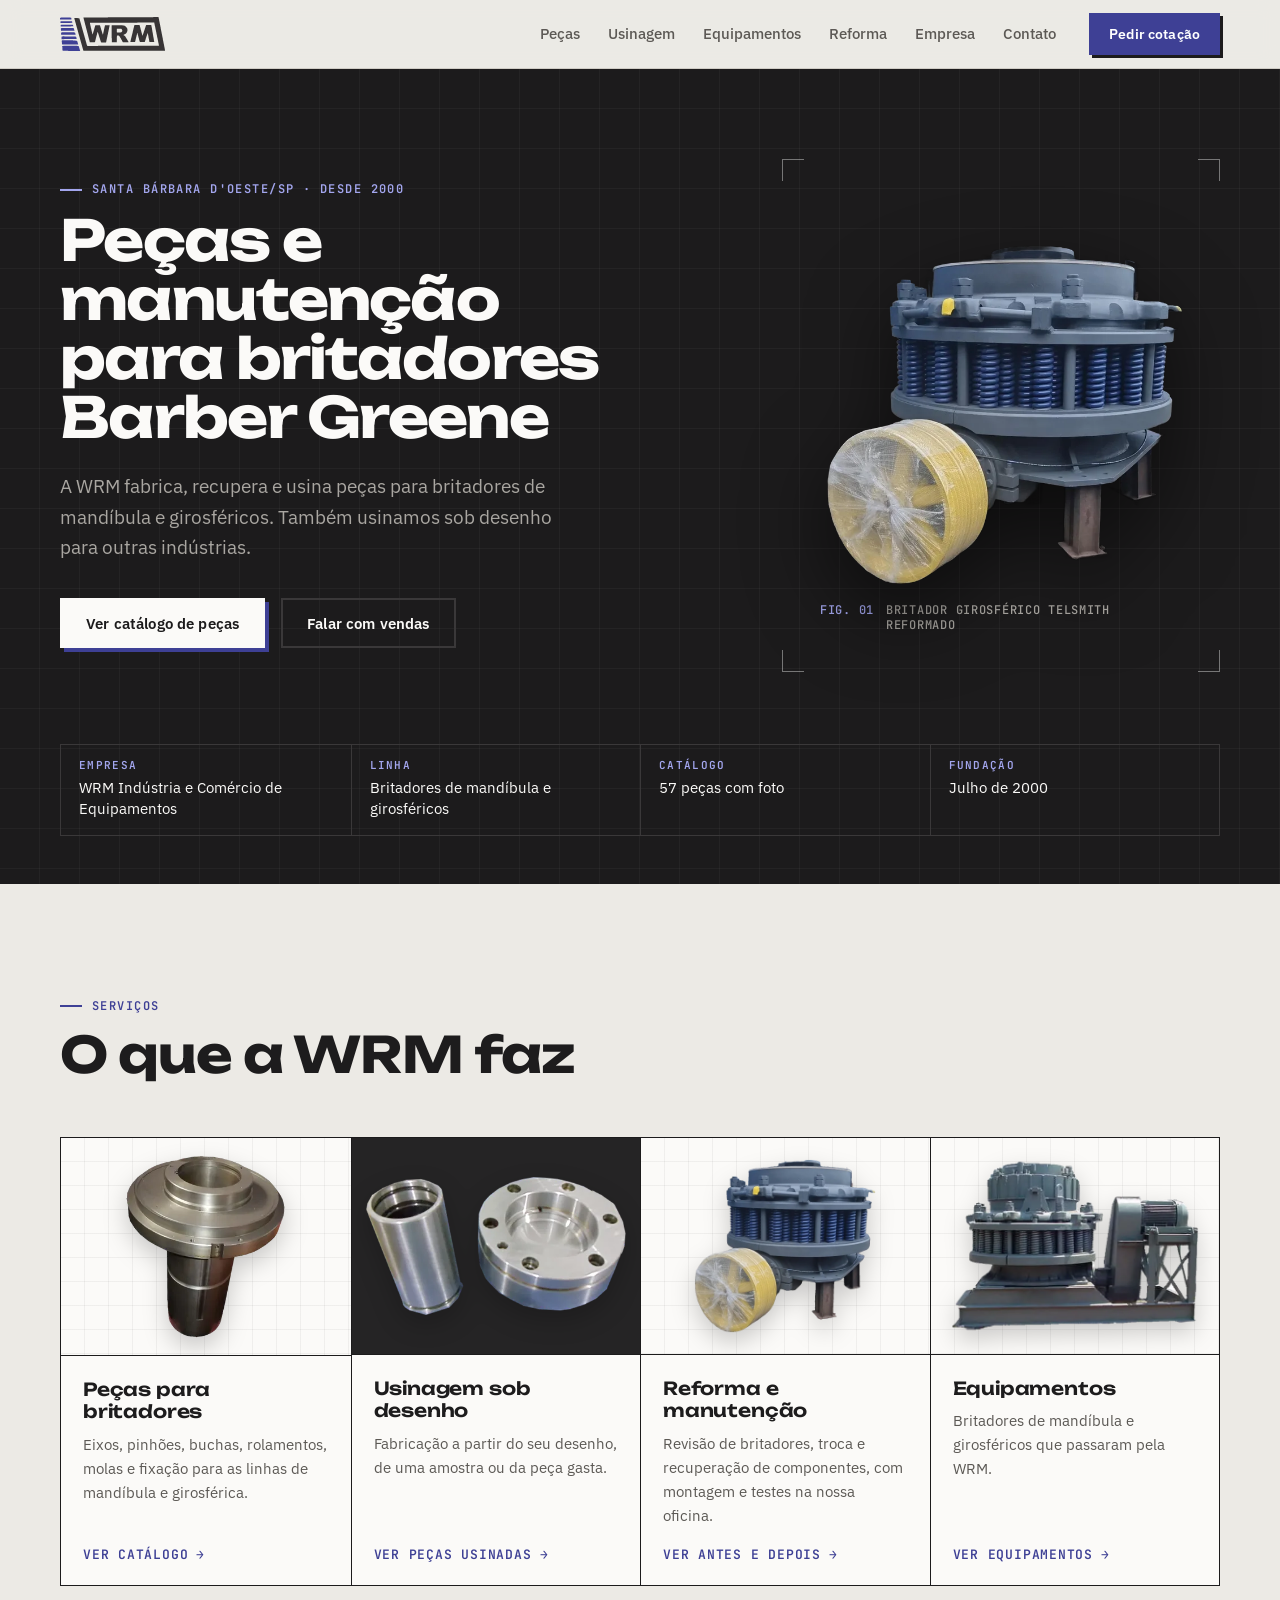
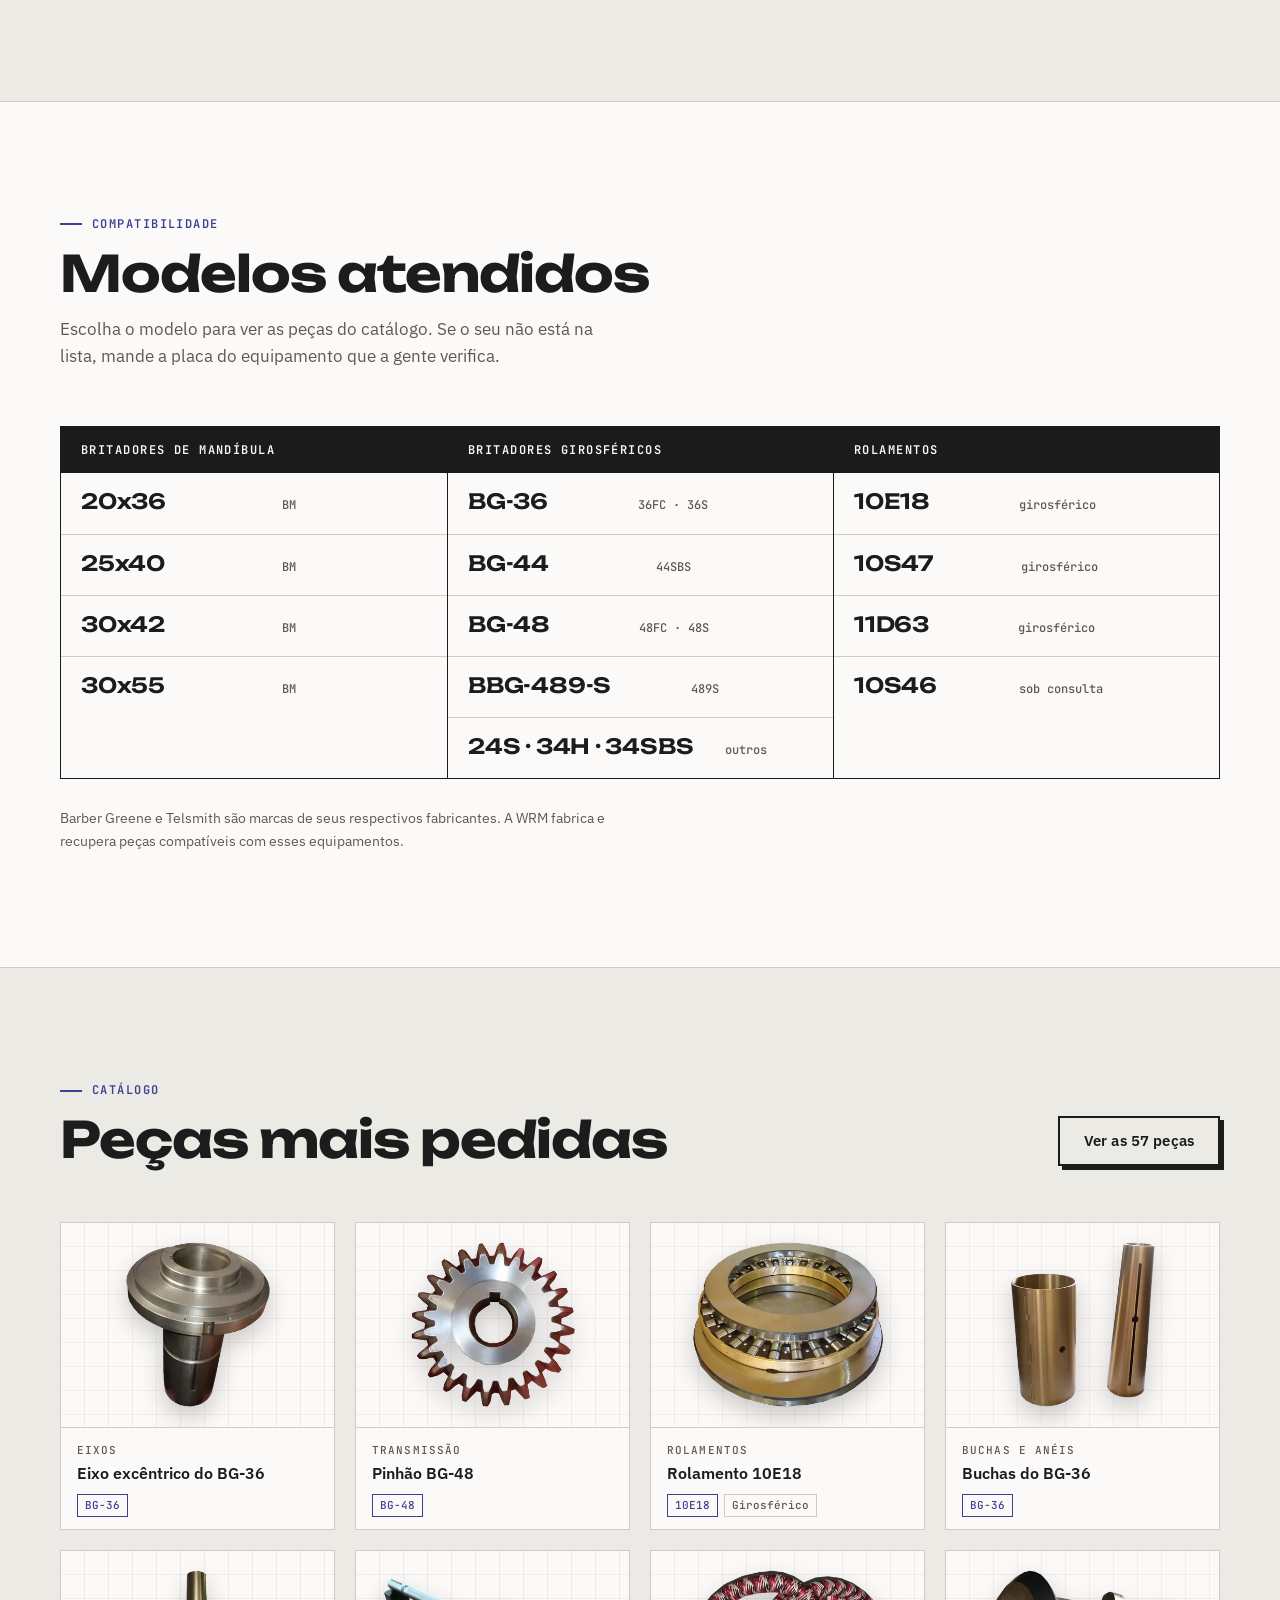
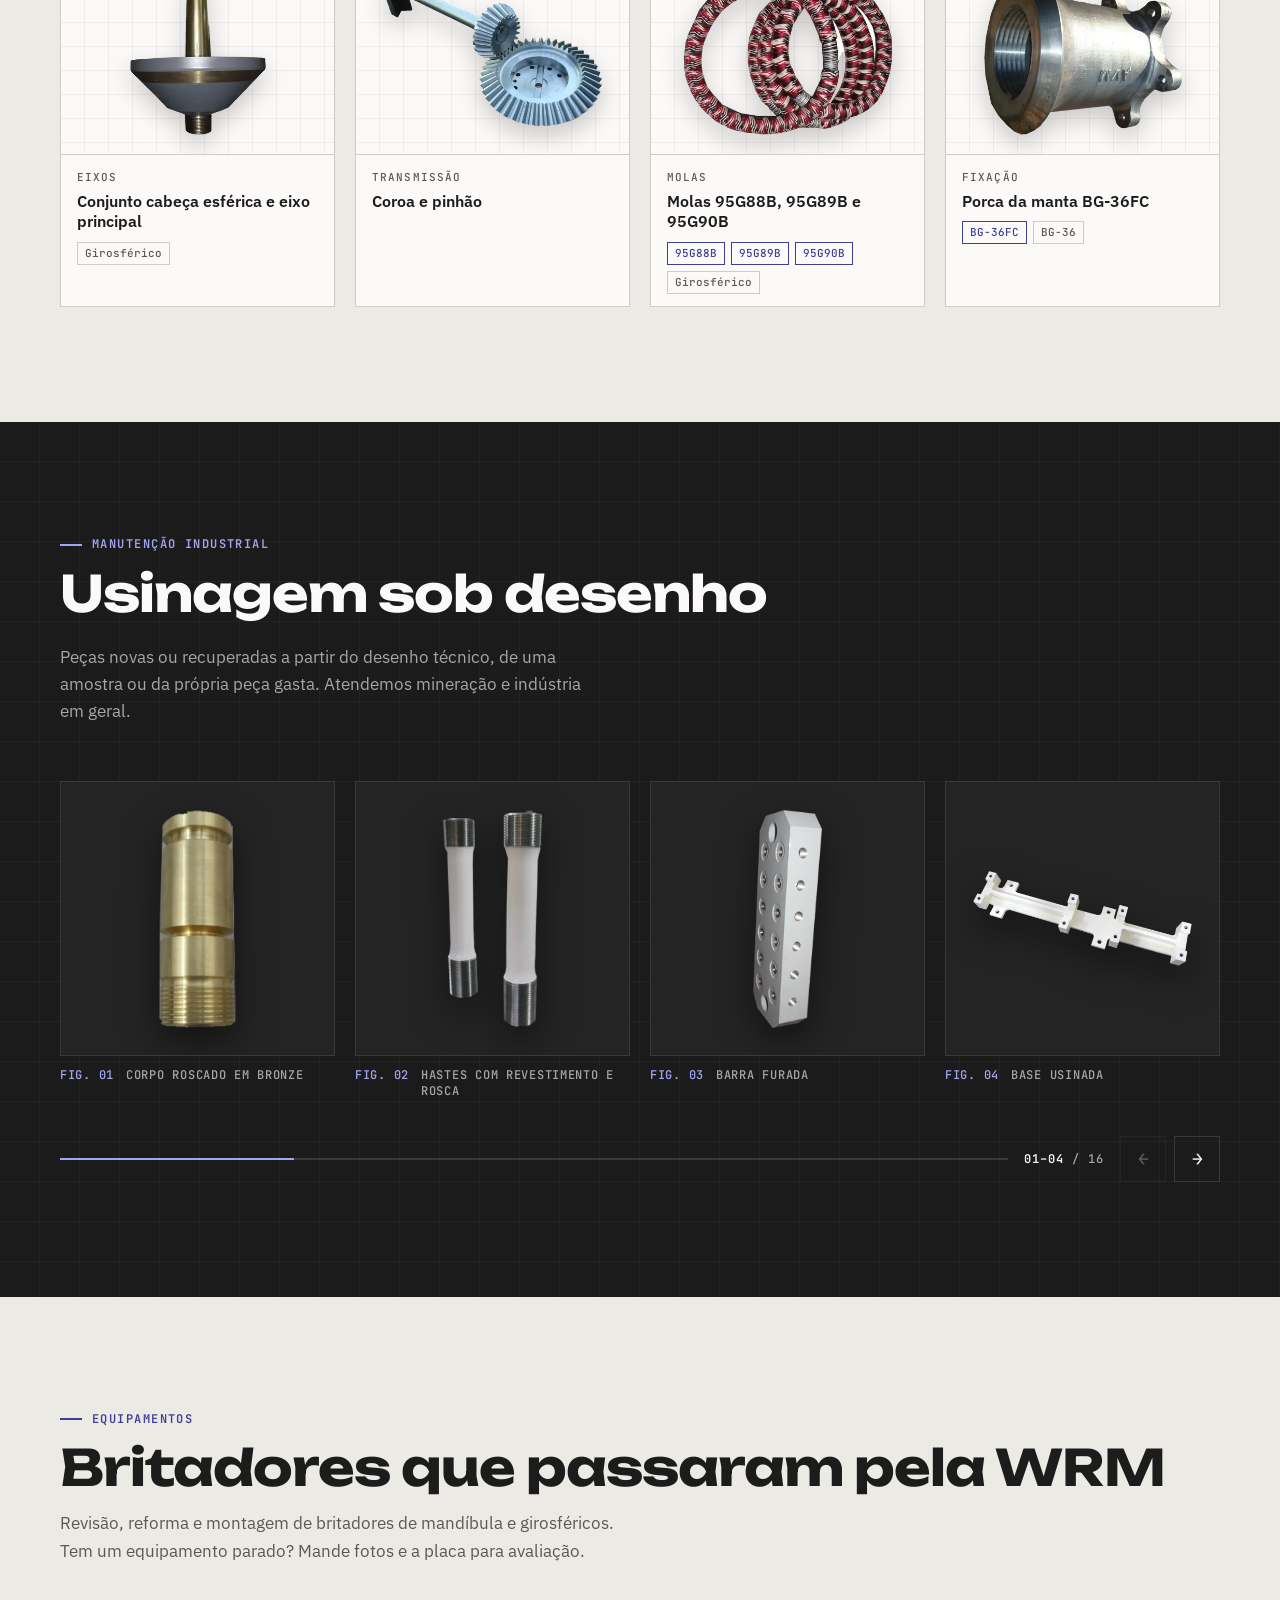
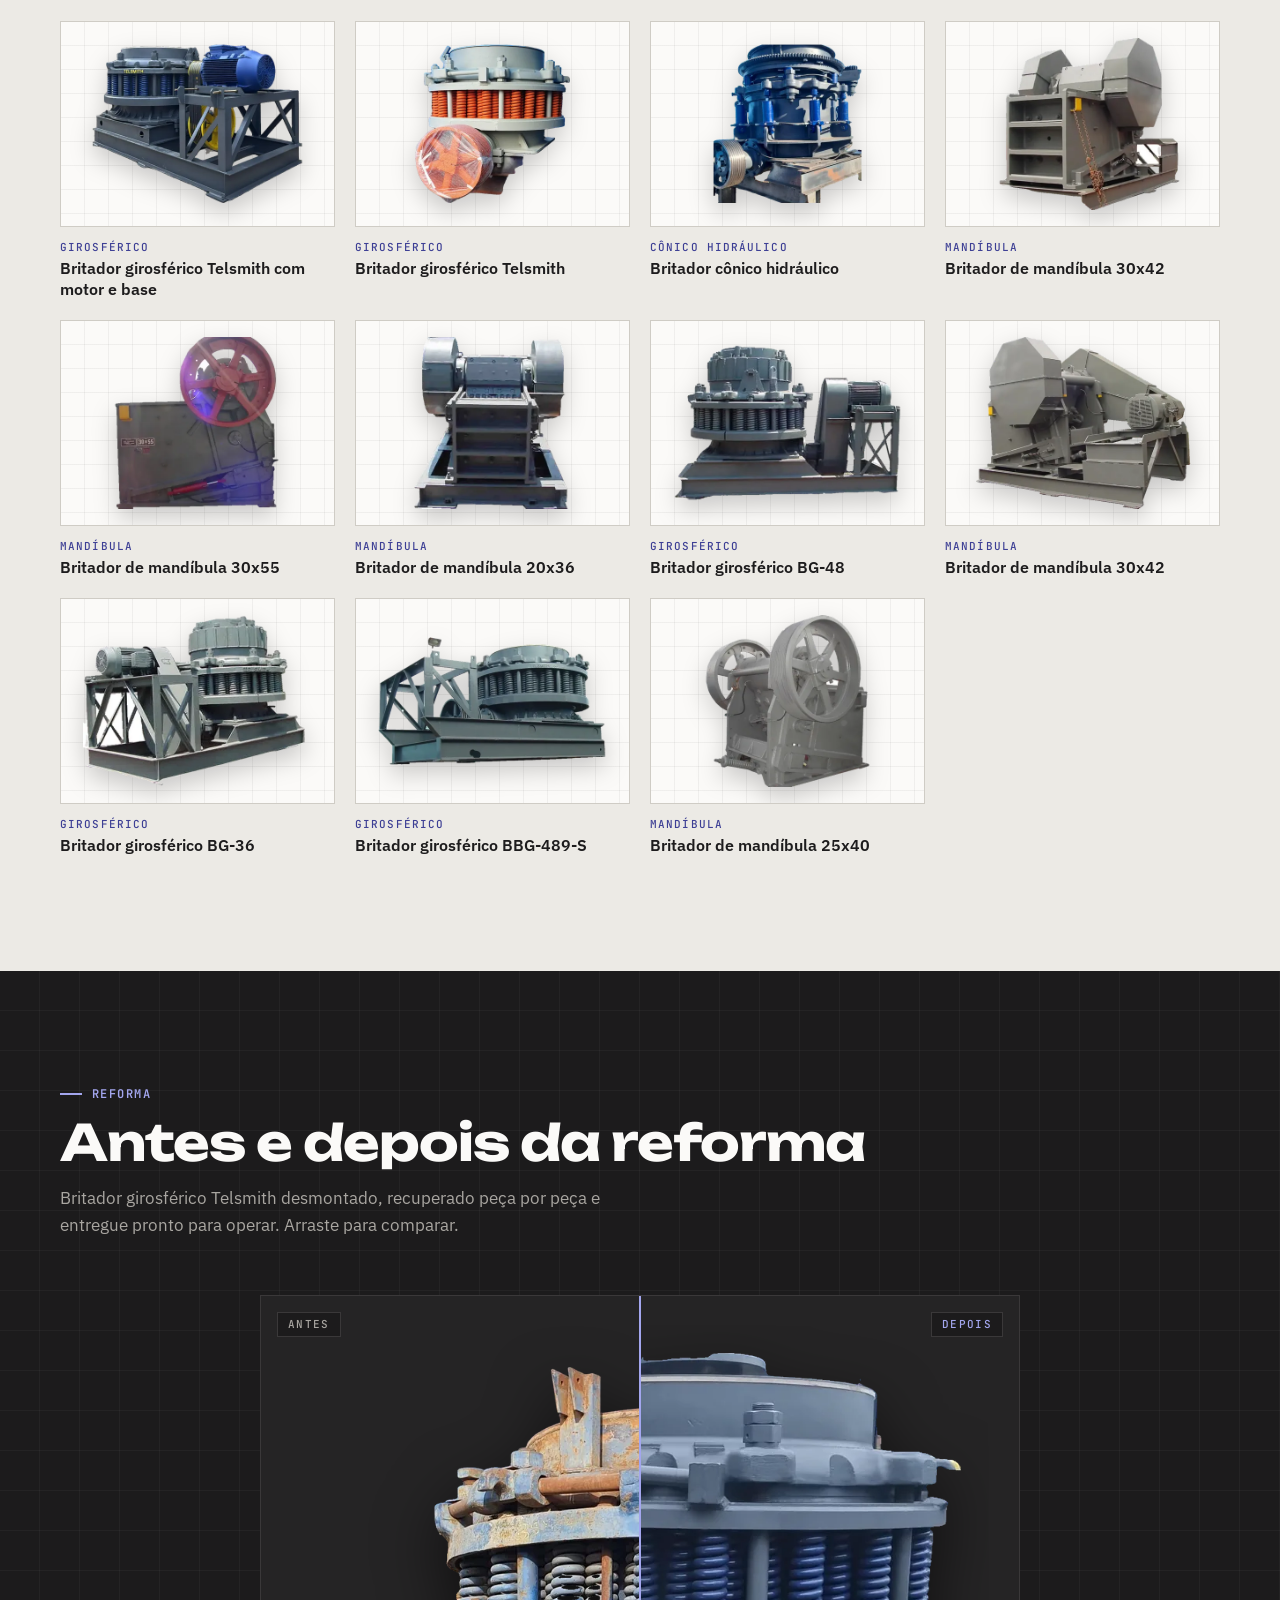
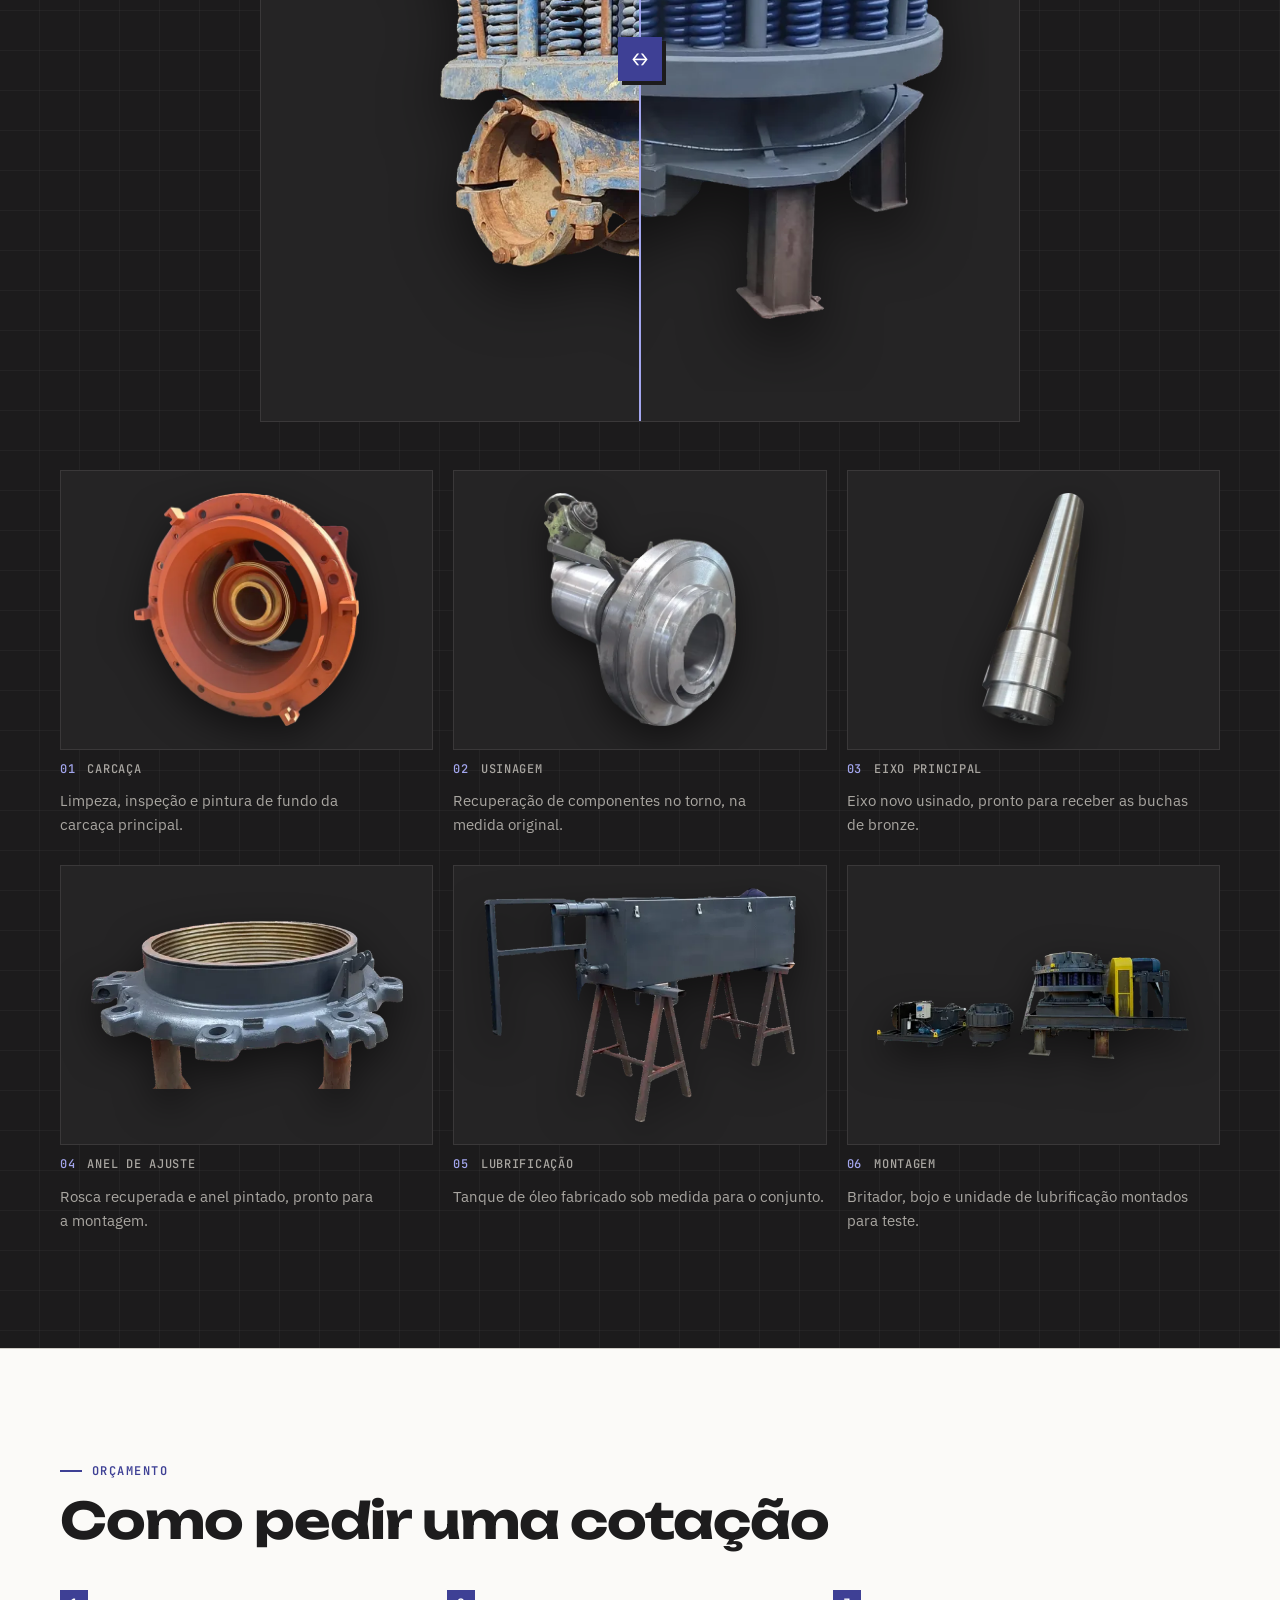
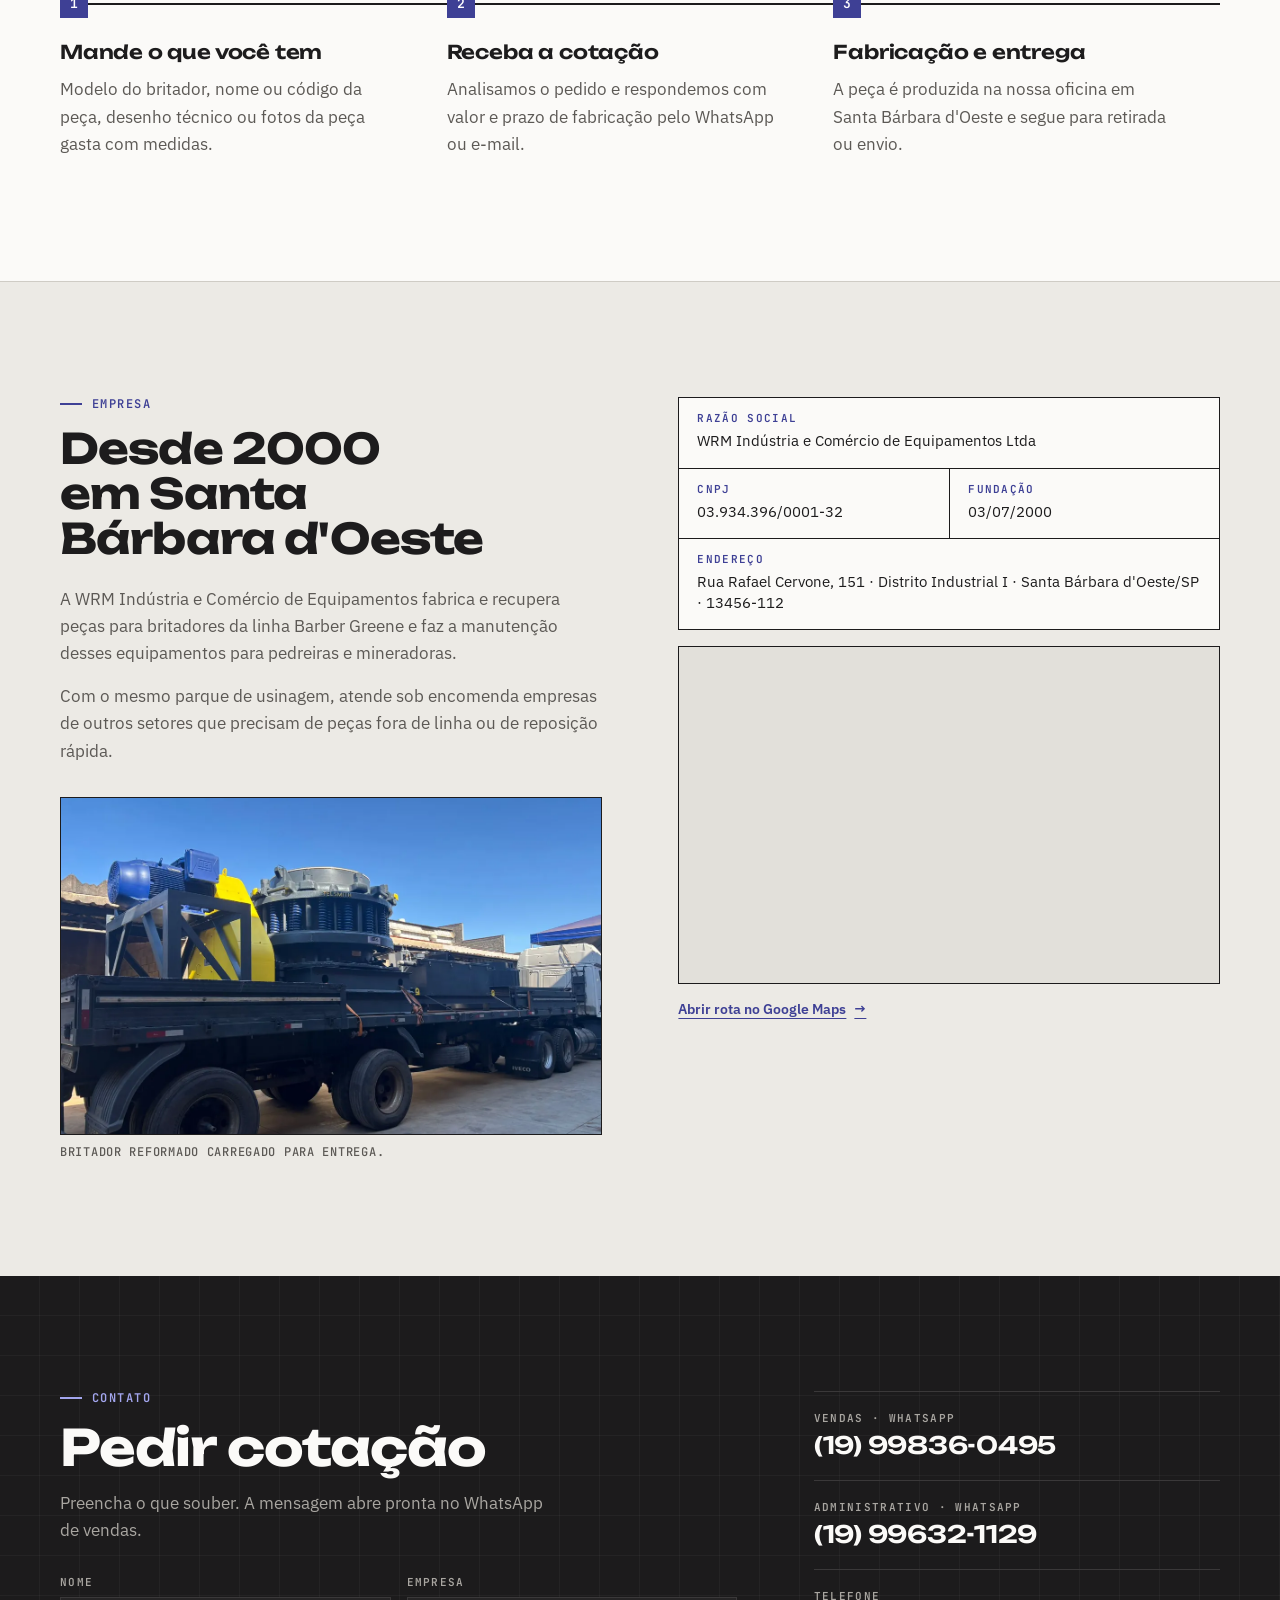
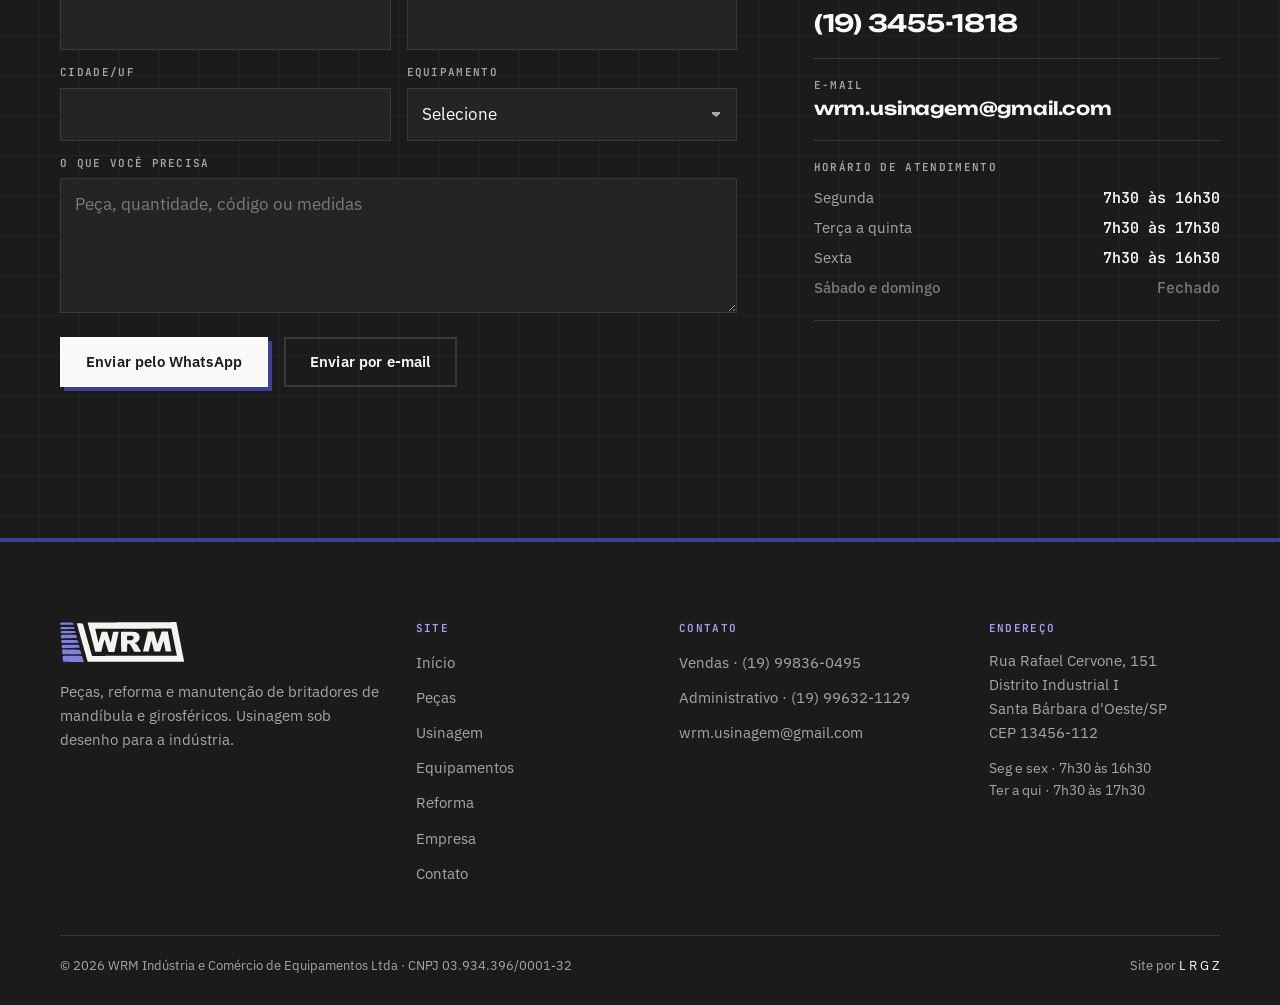
<file: index.html>
<!doctype html>
<html lang="pt-BR">
<head>
<meta charset="utf-8">
<meta name="viewport" content="width=device-width, initial-scale=1">
<script>document.documentElement.classList.add("js")</script>
<title>WRM Equipamentos · Peças e manutenção para britadores Barber Greene</title>
<meta name="description" content="Peças, reforma e manutenção de britadores de mandíbula e girosféricos Barber Greene e usinagem sob desenho. Santa Bárbara d'Oeste/SP, desde 2000.">
<meta name="robots" content="noindex, nofollow">
<meta name="theme-color" content="#1f1e1f">
<meta property="og:type" content="website">
<meta property="og:locale" content="pt_BR">
<meta property="og:site_name" content="WRM Equipamentos">
<meta property="og:title" content="WRM Equipamentos · Peças e manutenção para britadores Barber Greene">
<meta property="og:description" content="Peças, reforma e manutenção de britadores de mandíbula e girosféricos Barber Greene e usinagem sob desenho. Santa Bárbara d'Oeste/SP, desde 2000.">
<meta property="og:image" content="assets/img/og.jpg">
<meta name="twitter:card" content="summary_large_image">
<link rel="icon" href="favicon.ico" sizes="48x48">
<link rel="icon" href="assets/img/favicon-192.png" type="image/png" sizes="192x192">
<link rel="apple-touch-icon" href="assets/img/apple-touch-icon.png">
<link rel="preconnect" href="https://fonts.googleapis.com">
<link rel="preconnect" href="https://fonts.gstatic.com" crossorigin>
<link rel="stylesheet" href="https://fonts.googleapis.com/css2?family=IBM+Plex+Sans:ital,wght@0,400;0,500;0,600;1,400&family=JetBrains+Mono:wght@500;600&family=Unbounded:wght@500;600;700&display=swap">
<link rel="stylesheet" href="assets/css/estilo.css?v=5">
<script type="application/ld+json">{"@context": "https://schema.org", "@type": "LocalBusiness", "name": "WRM Indústria e Comércio de Equipamentos Ltda", "alternateName": "WRM Equipamentos", "description": "Peças, reforma e manutenção de britadores de mandíbula e girosféricos Barber Greene e usinagem sob desenho. Santa Bárbara d'Oeste/SP, desde 2000.", "url": "https://www.wrmequipamentos.com.br/", "image": "assets/img/og.jpg", "telephone": "+55-19-99836-0495", "email": "wrm.usinagem@gmail.com", "foundingDate": "2000-07-03", "taxID": "03.934.396/0001-32", "openingHoursSpecification": [{"@type": "OpeningHoursSpecification", "dayOfWeek": ["Monday", "Friday"], "opens": "07:30", "closes": "16:30"}, {"@type": "OpeningHoursSpecification", "dayOfWeek": ["Tuesday", "Wednesday", "Thursday"], "opens": "07:30", "closes": "17:30"}], "address": {"@type": "PostalAddress", "streetAddress": "Rua Rafael Cervone, 151 - Distrito Industrial I", "addressLocality": "Santa Bárbara d'Oeste", "addressRegion": "SP", "postalCode": "13456-112", "addressCountry": "BR"}}</script>
</head>
<body class="pg-index">
<a class="pular" href="#conteudo">Pular para o conteúdo</a>
<header class="topo" data-topo>
  <div class="wrap topo__in">
    <a class="marca" href="index.html" aria-label="WRM Equipamentos, início"><img src="assets/img/logo-wrm.svg" alt="WRM" width="484" height="156"></a>
    <nav class="nav" id="nav" aria-label="Principal">
      <ul class="menu"><li><a href="pecas.html">Peças</a></li><li><a href="index.html#usinagem">Usinagem</a></li><li><a href="index.html#equipamentos">Equipamentos</a></li><li><a href="index.html#reforma">Reforma</a></li><li><a href="index.html#empresa">Empresa</a></li><li><a href="index.html#contato">Contato</a></li></ul>
      <a class="btn btn--azul btn--p nav__cta" href="https://wa.me/5519998360495?text=Ol%C3%A1%2C%20WRM!%20Gostaria%20de%20uma%20cota%C3%A7%C3%A3o." target="_blank" rel="noopener" data-wa>Pedir cotação</a>
    </nav>
    <button class="hamburguer" type="button" aria-expanded="false" aria-controls="nav" data-menu><span></span><span></span><span class="sr">Menu</span></button>
  </div>
</header>
<main id="conteudo">
<section class="abre folha-escura">
  <div class="wrap abre__in">
    <div class="abre__texto">
      <p class="rotulo rotulo--claro" data-entra>Santa Bárbara d'Oeste/SP · desde 2000</p>
      <h1 class="abre__tit" data-entra>Peças e manutenção para britadores Barber&nbsp;Greene</h1>
      <p class="abre__sub" data-entra>A WRM fabrica, recupera e usina peças para britadores de mandíbula e girosféricos. Também usinamos sob desenho para outras indústrias.</p>
      <div class="abre__acoes" data-entra>
        <a class="btn btn--claro" href="pecas.html">Ver catálogo de peças</a>
        <a class="btn btn--linha-clara" href="https://wa.me/5519998360495?text=Ol%C3%A1%2C%20WRM!%20Gostaria%20de%20uma%20cota%C3%A7%C3%A3o." target="_blank" rel="noopener">Falar com vendas</a>
      </div>
    </div>
    <figure class="abre__peca" data-entra>
      <span class="mira mira--a" aria-hidden="true"></span><span class="mira mira--b" aria-hidden="true"></span>
      <span class="mira mira--c" aria-hidden="true"></span><span class="mira mira--d" aria-hidden="true"></span>
      <img src="assets/img/capa-britador-girosferico.webp" alt="Britador girosférico Telsmith reformado pela WRM, com polia nova" width="640" height="686" fetchpriority="high">
      <figcaption><span>Fig. 01</span>Britador girosférico Telsmith reformado</figcaption>
    </figure>
  </div>
  <div class="wrap">
    <dl class="carimbo" data-entra>
      <div><dt>Empresa</dt><dd>WRM Indústria e Comércio de Equipamentos</dd></div>
      <div><dt>Linha</dt><dd>Britadores de mandíbula e girosféricos</dd></div>
      <div><dt>Catálogo</dt><dd>57 peças com foto</dd></div>
      <div><dt>Fundação</dt><dd>Julho de 2000</dd></div>
    </dl>
  </div>
</section>

<section class="secao" id="servicos">
  <div class="wrap">
    <header class="secao__cab" data-revela>
      <p class="rotulo">Serviços</p>
      <h2 class="tit">O que a WRM faz</h2>
    </header>
    <ul class="servicos">
      <li class="servico" data-revela>
        <a href="pecas.html">
          <span class="servico__foto"><img src="assets/img/pecas/eixo-excentrico-do-bg-36-p.webp" alt="" width="440" height="330" loading="lazy"></span>
          <h3>Peças para britadores</h3>
          <p>Eixos, pinhões, buchas, rolamentos, molas e fixação para as linhas de mandíbula e girosférica.</p>
          <span class="servico__link">Ver catálogo</span>
        </a>
      </li>
      <li class="servico" data-revela>
        <a href="#usinagem">
          <span class="servico__foto servico__foto--escura"><img src="assets/img/usinagem/12-bucha-e-flange-p.webp" alt="" width="420" height="222" loading="lazy"></span>
          <h3>Usinagem sob desenho</h3>
          <p>Fabricação a partir do seu desenho, de uma amostra ou da peça gasta.</p>
          <span class="servico__link">Ver peças usinadas</span>
        </a>
      </li>
      <li class="servico" data-revela>
        <a href="#reforma">
          <span class="servico__foto"><img src="assets/img/reforma/depois.webp" alt="" width="900" height="860" loading="lazy"></span>
          <h3>Reforma e manutenção</h3>
          <p>Revisão de britadores, troca e recuperação de componentes, com montagem e testes na nossa oficina.</p>
          <span class="servico__link">Ver antes e depois</span>
        </a>
      </li>
      <li class="servico" data-revela>
        <a href="#equipamentos">
          <span class="servico__foto"><img src="assets/img/equipamentos/britador-girosferico-bg-48-04-p.webp" alt="" width="520" height="390" loading="lazy"></span>
          <h3>Equipamentos</h3>
          <p>Britadores de mandíbula e girosféricos que passaram pela WRM.</p>
          <span class="servico__link">Ver equipamentos</span>
        </a>
      </li>
    </ul>
  </div>
</section>

<section class="secao secao--branca" id="modelos">
  <div class="wrap modelos">
    <header class="secao__cab" data-revela>
      <p class="rotulo">Compatibilidade</p>
      <h2 class="tit">Modelos atendidos</h2>
      <p class="secao__txt">Escolha o modelo para ver as peças do catálogo. Se o seu não está na lista, mande a placa do equipamento que a gente verifica.</p>
    </header>
    <div class="ficha" data-revela>
      <div class="ficha__col">
        <h3 class="ficha__tit">Britadores de mandíbula</h3>
        <ul>
          <li><a href="pecas.html?modelo=Mandíbula"><span>20x36</span><small>BM</small></a></li>
          <li><a href="pecas.html?modelo=25x40"><span>25x40</span><small>BM</small></a></li>
          <li><a href="pecas.html?modelo=Mandíbula"><span>30x42</span><small>BM</small></a></li>
          <li><a href="pecas.html?modelo=Mandíbula"><span>30x55</span><small>BM</small></a></li>
        </ul>
      </div>
      <div class="ficha__col">
        <h3 class="ficha__tit">Britadores girosféricos</h3>
        <ul>
          <li><a href="pecas.html?modelo=BG-36"><span>BG-36</span><small>36FC · 36S</small></a></li>
          <li><a href="pecas.html?modelo=BG-44"><span>BG-44</span><small>44SBS</small></a></li>
          <li><a href="pecas.html?modelo=BG-48"><span>BG-48</span><small>48FC · 48S</small></a></li>
          <li><a href="pecas.html?modelo=Girosférico"><span>BBG-489-S</span><small>489S</small></a></li>
          <li><a href="pecas.html?modelo=Girosférico"><span>24S · 34H · 34SBS</span><small>outros</small></a></li>
        </ul>
      </div>
      <div class="ficha__col">
        <h3 class="ficha__tit">Rolamentos</h3>
        <ul>
          <li><a href="pecas.html?q=10E18"><span>10E18</span><small>girosférico</small></a></li>
          <li><a href="pecas.html?q=10S47"><span>10S47</span><small>girosférico</small></a></li>
          <li><a href="pecas.html?q=11D63"><span>11D63</span><small>girosférico</small></a></li>
          <li><a href="#contato"><span>10S46</span><small>sob consulta</small></a></li>
        </ul>
      </div>
    </div>
    <p class="nota" data-revela>Barber Greene e Telsmith são marcas de seus respectivos fabricantes. A WRM fabrica e recupera peças compatíveis com esses equipamentos.</p>
  </div>
</section>

<section class="secao" id="destaques">
  <div class="wrap">
    <header class="secao__cab secao__cab--linha" data-revela>
      <div>
        <p class="rotulo">Catálogo</p>
        <h2 class="tit">Peças mais pedidas</h2>
      </div>
      <a class="btn btn--linha" href="pecas.html">Ver as 57 peças</a>
    </header>
    <div class="grade-pecas grade-pecas--destaque" data-catalogo-mini>
<article class="peca" data-peca="eixo-excentrico-do-bg-36" data-cat="Eixos" data-mod="BG-36">
  <button class="peca__foto" type="button" data-amplia="assets/img/pecas/eixo-excentrico-do-bg-36.webp" data-leg="Eixo excêntrico do BG-36" aria-label="Ampliar foto: Eixo excêntrico do BG-36">
    <img src="assets/img/pecas/eixo-excentrico-do-bg-36-p.webp" alt="Eixo excêntrico do BG-36" width="440" height="330" loading="lazy" decoding="async">
  </button>
  <div class="peca__info">
    <p class="peca__cat">Eixos</p>
    <h3 class="peca__nome">Eixo excêntrico do BG-36</h3>
    <p class="peca__mods"><span class="peca__cod">BG-36</span></p>
  </div>
  <button class="peca__add" type="button" data-add="eixo-excentrico-do-bg-36"><span class="peca__add-mais" aria-hidden="true">+</span><span data-add-txt>Adicionar à cotação</span></button>
</article>
<article class="peca" data-peca="pinhao-bg-48" data-cat="Transmissão" data-mod="BG-48">
  <button class="peca__foto" type="button" data-amplia="assets/img/pecas/pinhao-bg-48.webp" data-leg="Pinhão BG-48" aria-label="Ampliar foto: Pinhão BG-48">
    <img src="assets/img/pecas/pinhao-bg-48-p.webp" alt="Pinhão BG-48" width="440" height="330" loading="lazy" decoding="async">
  </button>
  <div class="peca__info">
    <p class="peca__cat">Transmissão</p>
    <h3 class="peca__nome">Pinhão BG-48</h3>
    <p class="peca__mods"><span class="peca__cod">BG-48</span></p>
  </div>
  <button class="peca__add" type="button" data-add="pinhao-bg-48"><span class="peca__add-mais" aria-hidden="true">+</span><span data-add-txt>Adicionar à cotação</span></button>
</article>
<article class="peca" data-peca="rolamento-10e18" data-cat="Rolamentos" data-mod="Girosférico">
  <button class="peca__foto" type="button" data-amplia="assets/img/pecas/rolamento-10e18.webp" data-leg="Rolamento 10E18" aria-label="Ampliar foto: Rolamento 10E18">
    <img src="assets/img/pecas/rolamento-10e18-p.webp" alt="Rolamento 10E18" width="440" height="330" loading="lazy" decoding="async">
  </button>
  <div class="peca__info">
    <p class="peca__cat">Rolamentos</p>
    <h3 class="peca__nome">Rolamento 10E18</h3>
    <p class="peca__mods"><span class="peca__cod">10E18</span><span>Girosférico</span></p>
  </div>
  <button class="peca__add" type="button" data-add="rolamento-10e18"><span class="peca__add-mais" aria-hidden="true">+</span><span data-add-txt>Adicionar à cotação</span></button>
</article>
<article class="peca" data-peca="buchas-do-bg-36" data-cat="Buchas e anéis" data-mod="BG-36">
  <button class="peca__foto" type="button" data-amplia="assets/img/pecas/buchas-do-bg-36.webp" data-leg="Buchas do BG-36" aria-label="Ampliar foto: Buchas do BG-36">
    <img src="assets/img/pecas/buchas-do-bg-36-p.webp" alt="Buchas do BG-36" width="440" height="330" loading="lazy" decoding="async">
  </button>
  <div class="peca__info">
    <p class="peca__cat">Buchas e anéis</p>
    <h3 class="peca__nome">Buchas do BG-36</h3>
    <p class="peca__mods"><span class="peca__cod">BG-36</span></p>
  </div>
  <button class="peca__add" type="button" data-add="buchas-do-bg-36"><span class="peca__add-mais" aria-hidden="true">+</span><span data-add-txt>Adicionar à cotação</span></button>
</article>
<article class="peca" data-peca="conjunto-cabeca-esferica-e-eixo-principal" data-cat="Eixos" data-mod="Girosférico">
  <button class="peca__foto" type="button" data-amplia="assets/img/pecas/conjunto-cabeca-esferica-e-eixo-principal.webp" data-leg="Conjunto cabeça esférica e eixo principal" aria-label="Ampliar foto: Conjunto cabeça esférica e eixo principal">
    <img src="assets/img/pecas/conjunto-cabeca-esferica-e-eixo-principal-p.webp" alt="Conjunto cabeça esférica e eixo principal" width="440" height="330" loading="lazy" decoding="async">
  </button>
  <div class="peca__info">
    <p class="peca__cat">Eixos</p>
    <h3 class="peca__nome">Conjunto cabeça esférica e eixo principal</h3>
    <p class="peca__mods"><span>Girosférico</span></p>
  </div>
  <button class="peca__add" type="button" data-add="conjunto-cabeca-esferica-e-eixo-principal"><span class="peca__add-mais" aria-hidden="true">+</span><span data-add-txt>Adicionar à cotação</span></button>
</article>
<article class="peca" data-peca="coroa-e-pinhao" data-cat="Transmissão" data-mod="">
  <button class="peca__foto" type="button" data-amplia="assets/img/pecas/coroa-e-pinhao.webp" data-leg="Coroa e pinhão" aria-label="Ampliar foto: Coroa e pinhão">
    <img src="assets/img/pecas/coroa-e-pinhao-p.webp" alt="Coroa e pinhão" width="440" height="330" loading="lazy" decoding="async">
  </button>
  <div class="peca__info">
    <p class="peca__cat">Transmissão</p>
    <h3 class="peca__nome">Coroa e pinhão</h3>
    <p class="peca__mods"></p>
  </div>
  <button class="peca__add" type="button" data-add="coroa-e-pinhao"><span class="peca__add-mais" aria-hidden="true">+</span><span data-add-txt>Adicionar à cotação</span></button>
</article>
<article class="peca" data-peca="molas-95g88b-95g89b-e-95g90b" data-cat="Molas" data-mod="Girosférico">
  <button class="peca__foto" type="button" data-amplia="assets/img/pecas/molas-95g88b-95g89b-e-95g90b.webp" data-leg="Molas 95G88B, 95G89B e 95G90B" aria-label="Ampliar foto: Molas 95G88B, 95G89B e 95G90B">
    <img src="assets/img/pecas/molas-95g88b-95g89b-e-95g90b-p.webp" alt="Molas 95G88B, 95G89B e 95G90B" width="440" height="330" loading="lazy" decoding="async">
  </button>
  <div class="peca__info">
    <p class="peca__cat">Molas</p>
    <h3 class="peca__nome">Molas 95G88B, 95G89B e 95G90B</h3>
    <p class="peca__mods"><span class="peca__cod">95G88B</span><span class="peca__cod">95G89B</span><span class="peca__cod">95G90B</span><span>Girosférico</span></p>
  </div>
  <button class="peca__add" type="button" data-add="molas-95g88b-95g89b-e-95g90b"><span class="peca__add-mais" aria-hidden="true">+</span><span data-add-txt>Adicionar à cotação</span></button>
</article>
<article class="peca" data-peca="porca-da-manta-bg-36fc" data-cat="Fixação" data-mod="BG-36">
  <button class="peca__foto" type="button" data-amplia="assets/img/pecas/porca-da-manta-bg-36fc.webp" data-leg="Porca da manta BG-36FC" aria-label="Ampliar foto: Porca da manta BG-36FC">
    <img src="assets/img/pecas/porca-da-manta-bg-36fc-p.webp" alt="Porca da manta BG-36FC" width="440" height="330" loading="lazy" decoding="async">
  </button>
  <div class="peca__info">
    <p class="peca__cat">Fixação</p>
    <h3 class="peca__nome">Porca da manta BG-36FC</h3>
    <p class="peca__mods"><span class="peca__cod">BG-36FC</span><span>BG-36</span></p>
  </div>
  <button class="peca__add" type="button" data-add="porca-da-manta-bg-36fc"><span class="peca__add-mais" aria-hidden="true">+</span><span data-add-txt>Adicionar à cotação</span></button>
</article>
    </div>
  </div>
</section>

<section class="secao folha-escura" id="usinagem">
  <div class="wrap">
    <header class="secao__cab secao__cab--linha" data-revela>
      <div>
        <p class="rotulo rotulo--claro">Manutenção industrial</p>
        <h2 class="tit tit--claro">Usinagem sob desenho</h2>
      </div>
      <p class="secao__txt secao__txt--claro">Peças novas ou recuperadas a partir do desenho técnico, de uma amostra ou da própria peça gasta. Atendemos mineração e indústria em geral.</p>
    </header>
    <ul class="usinagem" data-revela>
<li class="usi">
  <button type="button" class="usi__foto" data-amplia="assets/img/usinagem/01-corpo-roscado-em-bronze.webp" data-leg="Corpo roscado em bronze" data-escuro aria-label="Ampliar: Corpo roscado em bronze">
    <img src="assets/img/usinagem/01-corpo-roscado-em-bronze-p.webp" alt="Corpo roscado em bronze" loading="lazy" decoding="async" width="420" height="1189">
  </button>
  <p class="usi__leg"><span>Fig. 01</span>Corpo roscado em bronze</p>
</li>
<li class="usi">
  <button type="button" class="usi__foto" data-amplia="assets/img/usinagem/02-hastes-com-revestimento-e-rosca.webp" data-leg="Hastes com revestimento e rosca" data-escuro aria-label="Ampliar: Hastes com revestimento e rosca">
    <img src="assets/img/usinagem/02-hastes-com-revestimento-e-rosca-p.webp" alt="Hastes com revestimento e rosca" loading="lazy" decoding="async" width="420" height="926">
  </button>
  <p class="usi__leg"><span>Fig. 02</span>Hastes com revestimento e rosca</p>
</li>
<li class="usi">
  <button type="button" class="usi__foto" data-amplia="assets/img/usinagem/03-barra-furada.webp" data-leg="Barra furada" data-escuro aria-label="Ampliar: Barra furada">
    <img src="assets/img/usinagem/03-barra-furada-p.webp" alt="Barra furada" loading="lazy" decoding="async" width="420" height="1319">
  </button>
  <p class="usi__leg"><span>Fig. 03</span>Barra furada</p>
</li>
<li class="usi">
  <button type="button" class="usi__foto" data-amplia="assets/img/usinagem/04-base-usinada.webp" data-leg="Base usinada" data-escuro aria-label="Ampliar: Base usinada">
    <img src="assets/img/usinagem/04-base-usinada-p.webp" alt="Base usinada" loading="lazy" decoding="async" width="420" height="183">
  </button>
  <p class="usi__leg"><span>Fig. 04</span>Base usinada</p>
</li>
<li class="usi">
  <button type="button" class="usi__foto" data-amplia="assets/img/usinagem/05-blocos-com-alca.webp" data-leg="Blocos com alça" data-escuro aria-label="Ampliar: Blocos com alça">
    <img src="assets/img/usinagem/05-blocos-com-alca-p.webp" alt="Blocos com alça" loading="lazy" decoding="async" width="420" height="217">
  </button>
  <p class="usi__leg"><span>Fig. 05</span>Blocos com alça</p>
</li>
<li class="usi">
  <button type="button" class="usi__foto" data-amplia="assets/img/usinagem/06-camisas-em-aco.webp" data-leg="Camisas em aço" data-escuro aria-label="Ampliar: Camisas em aço">
    <img src="assets/img/usinagem/06-camisas-em-aco-p.webp" alt="Camisas em aço" loading="lazy" decoding="async" width="420" height="471">
  </button>
  <p class="usi__leg"><span>Fig. 06</span>Camisas em aço</p>
</li>
<li class="usi">
  <button type="button" class="usi__foto" data-amplia="assets/img/usinagem/07-fusos-em-base.webp" data-leg="Fusos em base" data-escuro aria-label="Ampliar: Fusos em base">
    <img src="assets/img/usinagem/07-fusos-em-base-p.webp" alt="Fusos em base" loading="lazy" decoding="async" width="420" height="308">
  </button>
  <p class="usi__leg"><span>Fig. 07</span>Fusos em base</p>
</li>
<li class="usi">
  <button type="button" class="usi__foto" data-amplia="assets/img/usinagem/08-suporte-em-chapa.webp" data-leg="Suporte em chapa" data-escuro aria-label="Ampliar: Suporte em chapa">
    <img src="assets/img/usinagem/08-suporte-em-chapa-p.webp" alt="Suporte em chapa" loading="lazy" decoding="async" width="420" height="214">
  </button>
  <p class="usi__leg"><span>Fig. 08</span>Suporte em chapa</p>
</li>
<li class="usi">
  <button type="button" class="usi__foto" data-amplia="assets/img/usinagem/09-conjunto-de-fixacao.webp" data-leg="Conjunto de fixação" data-escuro aria-label="Ampliar: Conjunto de fixação">
    <img src="assets/img/usinagem/09-conjunto-de-fixacao-p.webp" alt="Conjunto de fixação" loading="lazy" decoding="async" width="420" height="255">
  </button>
  <p class="usi__leg"><span>Fig. 09</span>Conjunto de fixação</p>
</li>
<li class="usi">
  <button type="button" class="usi__foto" data-amplia="assets/img/usinagem/10-parafusos-de-cabeca-sextavada.webp" data-leg="Parafusos de cabeça sextavada" data-escuro aria-label="Ampliar: Parafusos de cabeça sextavada">
    <img src="assets/img/usinagem/10-parafusos-de-cabeca-sextavada-p.webp" alt="Parafusos de cabeça sextavada" loading="lazy" decoding="async" width="420" height="401">
  </button>
  <p class="usi__leg"><span>Fig. 10</span>Parafusos de cabeça sextavada</p>
</li>
<li class="usi">
  <button type="button" class="usi__foto" data-amplia="assets/img/usinagem/11-carcaca-recuperada.webp" data-leg="Carcaça recuperada" data-escuro aria-label="Ampliar: Carcaça recuperada">
    <img src="assets/img/usinagem/11-carcaca-recuperada-p.webp" alt="Carcaça recuperada" loading="lazy" decoding="async" width="420" height="298">
  </button>
  <p class="usi__leg"><span>Fig. 11</span>Carcaça recuperada</p>
</li>
<li class="usi">
  <button type="button" class="usi__foto" data-amplia="assets/img/usinagem/12-bucha-e-flange.webp" data-leg="Bucha e flange" data-escuro aria-label="Ampliar: Bucha e flange">
    <img src="assets/img/usinagem/12-bucha-e-flange-p.webp" alt="Bucha e flange" loading="lazy" decoding="async" width="420" height="222">
  </button>
  <p class="usi__leg"><span>Fig. 12</span>Bucha e flange</p>
</li>
<li class="usi">
  <button type="button" class="usi__foto" data-amplia="assets/img/usinagem/13-eixos-escalonados.webp" data-leg="Eixos escalonados" data-escuro aria-label="Ampliar: Eixos escalonados">
    <img src="assets/img/usinagem/13-eixos-escalonados-p.webp" alt="Eixos escalonados" loading="lazy" decoding="async" width="420" height="113">
  </button>
  <p class="usi__leg"><span>Fig. 13</span>Eixos escalonados</p>
</li>
<li class="usi">
  <button type="button" class="usi__foto" data-amplia="assets/img/usinagem/14-luva-com-aneis.webp" data-leg="Luva com anéis" data-escuro aria-label="Ampliar: Luva com anéis">
    <img src="assets/img/usinagem/14-luva-com-aneis-p.webp" alt="Luva com anéis" loading="lazy" decoding="async" width="420" height="1105">
  </button>
  <p class="usi__leg"><span>Fig. 14</span>Luva com anéis</p>
</li>
<li class="usi">
  <button type="button" class="usi__foto" data-amplia="assets/img/usinagem/15-tubo-flangeado.webp" data-leg="Tubo flangeado" data-escuro aria-label="Ampliar: Tubo flangeado">
    <img src="assets/img/usinagem/15-tubo-flangeado-p.webp" alt="Tubo flangeado" loading="lazy" decoding="async" width="420" height="244">
  </button>
  <p class="usi__leg"><span>Fig. 15</span>Tubo flangeado</p>
</li>
<li class="usi">
  <button type="button" class="usi__foto" data-amplia="assets/img/usinagem/16-bloco-usinado.webp" data-leg="Bloco usinado" data-escuro aria-label="Ampliar: Bloco usinado">
    <img src="assets/img/usinagem/16-bloco-usinado-p.webp" alt="Bloco usinado" loading="lazy" decoding="async" width="420" height="394">
  </button>
  <p class="usi__leg"><span>Fig. 16</span>Bloco usinado</p>
</li>
    </ul>
    <div class="usinagem__nav">
      <div class="trilho" aria-hidden="true"><span class="trilho__barra" data-trilho></span></div>
      <p class="usinagem__cont" data-cont aria-hidden="true"><b>01</b> / 16</p>
      <div class="setas">
        <button type="button" class="seta" data-rola="-1" aria-label="Peças anteriores">←</button>
        <button type="button" class="seta" data-rola="1" aria-label="Próximas peças">→</button>
      </div>
    </div>
  </div>
</section>

<section class="secao" id="equipamentos">
  <div class="wrap">
    <header class="secao__cab" data-revela>
      <p class="rotulo">Equipamentos</p>
      <h2 class="tit">Britadores que passaram pela WRM</h2>
      <p class="secao__txt">Revisão, reforma e montagem de britadores de mandíbula e girosféricos. Tem um equipamento parado? Mande fotos e a placa para avaliação.</p>
    </header>
    <ul class="equipamentos">
<li class="equip">
  <button type="button" class="equip__foto" data-amplia="assets/img/equipamentos/britador-girosferico-telsmith-com-motor-09.webp" data-leg="Britador girosférico Telsmith com motor e base" aria-label="Ampliar: Britador girosférico Telsmith com motor e base">
    <img src="assets/img/equipamentos/britador-girosferico-telsmith-com-motor-09-p.webp" alt="Britador girosférico Telsmith com motor e base" loading="lazy" decoding="async" width="520" height="390">
  </button>
  <p class="equip__tipo">Girosférico</p>
  <h3 class="equip__nome">Britador girosférico Telsmith com motor e base</h3>
</li>
<li class="equip">
  <button type="button" class="equip__foto" data-amplia="assets/img/equipamentos/britador-girosferico-telsmith-10.webp" data-leg="Britador girosférico Telsmith" aria-label="Ampliar: Britador girosférico Telsmith">
    <img src="assets/img/equipamentos/britador-girosferico-telsmith-10-p.webp" alt="Britador girosférico Telsmith" loading="lazy" decoding="async" width="520" height="390">
  </button>
  <p class="equip__tipo">Girosférico</p>
  <h3 class="equip__nome">Britador girosférico Telsmith</h3>
</li>
<li class="equip">
  <button type="button" class="equip__foto" data-amplia="assets/img/equipamentos/britador-conico-hidraulico-11.webp" data-leg="Britador cônico hidráulico" aria-label="Ampliar: Britador cônico hidráulico">
    <img src="assets/img/equipamentos/britador-conico-hidraulico-11-p.webp" alt="Britador cônico hidráulico" loading="lazy" decoding="async" width="520" height="390">
  </button>
  <p class="equip__tipo">Cônico hidráulico</p>
  <h3 class="equip__nome">Britador cônico hidráulico</h3>
</li>
<li class="equip">
  <button type="button" class="equip__foto" data-amplia="assets/img/equipamentos/britador-de-mandibula-30x42-01.webp" data-leg="Britador de mandíbula 30x42" aria-label="Ampliar: Britador de mandíbula 30x42">
    <img src="assets/img/equipamentos/britador-de-mandibula-30x42-01-p.webp" alt="Britador de mandíbula 30x42" loading="lazy" decoding="async" width="520" height="390">
  </button>
  <p class="equip__tipo">Mandíbula</p>
  <h3 class="equip__nome">Britador de mandíbula 30x42</h3>
</li>
<li class="equip">
  <button type="button" class="equip__foto" data-amplia="assets/img/equipamentos/britador-de-mandibula-30x55-02.webp" data-leg="Britador de mandíbula 30x55" aria-label="Ampliar: Britador de mandíbula 30x55">
    <img src="assets/img/equipamentos/britador-de-mandibula-30x55-02-p.webp" alt="Britador de mandíbula 30x55" loading="lazy" decoding="async" width="520" height="390">
  </button>
  <p class="equip__tipo">Mandíbula</p>
  <h3 class="equip__nome">Britador de mandíbula 30x55</h3>
</li>
<li class="equip">
  <button type="button" class="equip__foto" data-amplia="assets/img/equipamentos/britador-de-mandibula-20x36-03.webp" data-leg="Britador de mandíbula 20x36" aria-label="Ampliar: Britador de mandíbula 20x36">
    <img src="assets/img/equipamentos/britador-de-mandibula-20x36-03-p.webp" alt="Britador de mandíbula 20x36" loading="lazy" decoding="async" width="520" height="390">
  </button>
  <p class="equip__tipo">Mandíbula</p>
  <h3 class="equip__nome">Britador de mandíbula 20x36</h3>
</li>
<li class="equip">
  <button type="button" class="equip__foto" data-amplia="assets/img/equipamentos/britador-girosferico-bg-48-04.webp" data-leg="Britador girosférico BG-48" aria-label="Ampliar: Britador girosférico BG-48">
    <img src="assets/img/equipamentos/britador-girosferico-bg-48-04-p.webp" alt="Britador girosférico BG-48" loading="lazy" decoding="async" width="520" height="390">
  </button>
  <p class="equip__tipo">Girosférico</p>
  <h3 class="equip__nome">Britador girosférico BG-48</h3>
</li>
<li class="equip">
  <button type="button" class="equip__foto" data-amplia="assets/img/equipamentos/britador-de-mandibula-30x42-05.webp" data-leg="Britador de mandíbula 30x42" aria-label="Ampliar: Britador de mandíbula 30x42">
    <img src="assets/img/equipamentos/britador-de-mandibula-30x42-05-p.webp" alt="Britador de mandíbula 30x42" loading="lazy" decoding="async" width="520" height="390">
  </button>
  <p class="equip__tipo">Mandíbula</p>
  <h3 class="equip__nome">Britador de mandíbula 30x42</h3>
</li>
<li class="equip">
  <button type="button" class="equip__foto" data-amplia="assets/img/equipamentos/britador-girosferico-bg-36-06.webp" data-leg="Britador girosférico BG-36" aria-label="Ampliar: Britador girosférico BG-36">
    <img src="assets/img/equipamentos/britador-girosferico-bg-36-06-p.webp" alt="Britador girosférico BG-36" loading="lazy" decoding="async" width="520" height="390">
  </button>
  <p class="equip__tipo">Girosférico</p>
  <h3 class="equip__nome">Britador girosférico BG-36</h3>
</li>
<li class="equip">
  <button type="button" class="equip__foto" data-amplia="assets/img/equipamentos/britador-girosferico-bbg-489-s-07.webp" data-leg="Britador girosférico BBG-489-S" aria-label="Ampliar: Britador girosférico BBG-489-S">
    <img src="assets/img/equipamentos/britador-girosferico-bbg-489-s-07-p.webp" alt="Britador girosférico BBG-489-S" loading="lazy" decoding="async" width="520" height="390">
  </button>
  <p class="equip__tipo">Girosférico</p>
  <h3 class="equip__nome">Britador girosférico BBG-489-S</h3>
</li>
<li class="equip">
  <button type="button" class="equip__foto" data-amplia="assets/img/equipamentos/britador-de-mandibula-25x40-08.webp" data-leg="Britador de mandíbula 25x40" aria-label="Ampliar: Britador de mandíbula 25x40">
    <img src="assets/img/equipamentos/britador-de-mandibula-25x40-08-p.webp" alt="Britador de mandíbula 25x40" loading="lazy" decoding="async" width="520" height="390">
  </button>
  <p class="equip__tipo">Mandíbula</p>
  <h3 class="equip__nome">Britador de mandíbula 25x40</h3>
</li>
    </ul>
  </div>
</section>

<section class="secao folha-escura" id="reforma">
  <div class="wrap">
    <header class="secao__cab" data-revela>
      <p class="rotulo rotulo--claro">Reforma</p>
      <h2 class="tit tit--claro">Antes e depois da reforma</h2>
      <p class="secao__txt secao__txt--claro">Britador girosférico Telsmith desmontado, recuperado peça por peça e entregue pronto para operar. Arraste para comparar.</p>
    </header>
    <figure class="antes-depois" data-revela data-comparar style="--pos: 50%">
      <img class="antes-depois__antes" src="assets/img/reforma/antes.webp" alt="Britador girosférico Telsmith antes da reforma, com ferrugem e pintura gasta" width="900" height="860" loading="lazy" decoding="async">
      <img class="antes-depois__depois" src="assets/img/reforma/depois.webp" alt="O mesmo britador depois da reforma, pintado e com polia nova" width="900" height="860" loading="lazy" decoding="async">
      <span class="antes-depois__rot antes-depois__rot--a" aria-hidden="true">Antes</span>
      <span class="antes-depois__rot antes-depois__rot--d" aria-hidden="true">Depois</span>
      <span class="antes-depois__linha" aria-hidden="true"></span>
      <input class="antes-depois__controle" type="range" min="0" max="100" value="50" aria-label="Comparar antes e depois da reforma">
    </figure>
    <ol class="etapas">
      <li class="etapa" data-revela>
        <button type="button" class="etapa__foto" data-amplia="assets/img/reforma/carcaca.webp" data-leg="Carcaça" data-escuro aria-label="Ampliar: Carcaça">
          <img src="assets/img/reforma/carcaca-p.webp" alt="Carcaça" loading="lazy" decoding="async" width="462" height="480">
        </button>
        <p class="usi__leg"><span>01</span>Carcaça</p>
        <p class="etapa__txt">Limpeza, inspeção e pintura de fundo da carcaça principal.</p>
      </li>
      <li class="etapa" data-revela>
        <button type="button" class="etapa__foto" data-amplia="assets/img/reforma/usinagem-da-cabeca.webp" data-leg="Usinagem" data-escuro aria-label="Ampliar: Usinagem">
          <img src="assets/img/reforma/usinagem-da-cabeca-p.webp" alt="Usinagem" loading="lazy" decoding="async" width="395" height="480">
        </button>
        <p class="usi__leg"><span>02</span>Usinagem</p>
        <p class="etapa__txt">Recuperação de componentes no torno, na medida original.</p>
      </li>
      <li class="etapa" data-revela>
        <button type="button" class="etapa__foto" data-amplia="assets/img/reforma/eixo-principal.webp" data-leg="Eixo principal" data-escuro aria-label="Ampliar: Eixo principal">
          <img src="assets/img/reforma/eixo-principal-p.webp" alt="Eixo principal" loading="lazy" decoding="async" width="209" height="480">
        </button>
        <p class="usi__leg"><span>03</span>Eixo principal</p>
        <p class="etapa__txt">Eixo novo usinado, pronto para receber as buchas de bronze.</p>
      </li>
      <li class="etapa" data-revela>
        <button type="button" class="etapa__foto" data-amplia="assets/img/reforma/anel-de-ajuste.webp" data-leg="Anel de ajuste" data-escuro aria-label="Ampliar: Anel de ajuste">
          <img src="assets/img/reforma/anel-de-ajuste-p.webp" alt="Anel de ajuste" loading="lazy" decoding="async" width="480" height="258">
        </button>
        <p class="usi__leg"><span>04</span>Anel de ajuste</p>
        <p class="etapa__txt">Rosca recuperada e anel pintado, pronto para a montagem.</p>
      </li>
      <li class="etapa" data-revela>
        <button type="button" class="etapa__foto" data-amplia="assets/img/reforma/tanque-de-lubrificacao.webp" data-leg="Lubrificação" data-escuro aria-label="Ampliar: Lubrificação">
          <img src="assets/img/reforma/tanque-de-lubrificacao-p.webp" alt="Lubrificação" loading="lazy" decoding="async" width="480" height="360">
        </button>
        <p class="usi__leg"><span>05</span>Lubrificação</p>
        <p class="etapa__txt">Tanque de óleo fabricado sob medida para o conjunto.</p>
      </li>
      <li class="etapa" data-revela>
        <button type="button" class="etapa__foto" data-amplia="assets/img/reforma/conjunto-montado.webp" data-leg="Montagem" data-escuro aria-label="Ampliar: Montagem">
          <img src="assets/img/reforma/conjunto-montado-p.webp" alt="Montagem" loading="lazy" decoding="async" width="480" height="166">
        </button>
        <p class="usi__leg"><span>06</span>Montagem</p>
        <p class="etapa__txt">Britador, bojo e unidade de lubrificação montados para teste.</p>
      </li>
    </ol>
  </div>
</section>

<section class="secao secao--branca" id="como">
  <div class="wrap">
    <header class="secao__cab" data-revela>
      <p class="rotulo">Orçamento</p>
      <h2 class="tit">Como pedir uma cotação</h2>
    </header>
    <ol class="passos">
      <li class="passo" data-revela>
        <h3>Mande o que você tem</h3>
        <p>Modelo do britador, nome ou código da peça, desenho técnico ou fotos da peça gasta com medidas.</p>
      </li>
      <li class="passo" data-revela>
        <h3>Receba a cotação</h3>
        <p>Analisamos o pedido e respondemos com valor e prazo de fabricação pelo WhatsApp ou e-mail.</p>
      </li>
      <li class="passo" data-revela>
        <h3>Fabricação e entrega</h3>
        <p>A peça é produzida na nossa oficina em Santa Bárbara d'Oeste e segue para retirada ou envio.</p>
      </li>
    </ol>
  </div>
</section>

<section class="secao" id="empresa">
  <div class="wrap empresa">
    <div class="empresa__texto" data-revela>
      <p class="rotulo">Empresa</p>
      <h2 class="tit">Desde 2000 em Santa Bárbara d'Oeste</h2>
      <p>A WRM Indústria e Comércio de Equipamentos fabrica e recupera peças para britadores da linha Barber Greene e faz a manutenção desses equipamentos para pedreiras e mineradoras.</p>
      <p>Com o mesmo parque de usinagem, atende sob encomenda empresas de outros setores que precisam de peças fora de linha ou de reposição rápida.</p>
      <figure class="transporte">
        <img src="assets/img/transporte.webp" alt="Britador girosférico Telsmith reformado, com motor e base, carregado em carreta" width="1200" height="900" loading="lazy">
        <figcaption>Britador reformado carregado para entrega.</figcaption>
      </figure>
    </div>
    <div class="empresa__dados" data-revela>
      <dl class="carimbo carimbo--claro carimbo--coluna">
        <div><dt>Razão social</dt><dd>WRM Indústria e Comércio de Equipamentos Ltda</dd></div>
        <div><dt>CNPJ</dt><dd>03.934.396/0001-32</dd></div>
        <div><dt>Fundação</dt><dd>03/07/2000</dd></div>
        <div><dt>Endereço</dt><dd>Rua Rafael Cervone, 151 · Distrito Industrial I · Santa Bárbara d'Oeste/SP · 13456-112</dd></div>
      </dl>
      <div class="mapa">
        <iframe title="Mapa: WRM em Santa Bárbara d'Oeste" src="https://maps.google.com/maps?q=Rua%20Rafael%20Cervone%2C%20151%2C%20Santa%20B%C3%A1rbara%20d%27Oeste%20SP&z=15&output=embed" loading="lazy" referrerpolicy="no-referrer-when-downgrade"></iframe>
      </div>
      <a class="link-seta" href="https://www.google.com/maps/search/?api=1&query=Rua%20Rafael%20Cervone%2C%20151%2C%20Santa%20B%C3%A1rbara%20d%27Oeste%20SP" target="_blank" rel="noopener">Abrir rota no Google Maps</a>
    </div>
  </div>
</section>

<section class="secao folha-escura" id="contato">
  <div class="wrap contato">
    <div class="contato__form" data-revela>
      <p class="rotulo rotulo--claro">Contato</p>
      <h2 class="tit tit--claro">Pedir cotação</h2>
      <p class="secao__txt secao__txt--claro">Preencha o que souber. A mensagem abre pronta no WhatsApp de vendas.</p>
      <form class="form" data-form-cotacao novalidate>
        <div class="form__linha">
          <label class="campo"><span>Nome</span><input name="nome" autocomplete="name" required></label>
          <label class="campo"><span>Empresa</span><input name="empresa" autocomplete="organization"></label>
        </div>
        <div class="form__linha">
          <label class="campo"><span>Cidade/UF</span><input name="cidade" autocomplete="address-level2"></label>
          <label class="campo"><span>Equipamento</span>
            <select name="modelo">
              <option value="">Selecione</option>
              <optgroup label="Mandíbula"><option>BM 20x36</option><option>BM 25x40</option><option>BM 30x42</option><option>BM 30x55</option></optgroup>
              <optgroup label="Girosférico"><option>BG-36</option><option>BG-44</option><option>BG-48</option><option>BBG-489-S</option></optgroup>
              <option>Usinagem sob desenho</option>
              <option>Outro equipamento</option>
            </select>
          </label>
        </div>
        <label class="campo"><span>O que você precisa</span><textarea name="msg" rows="4" required placeholder="Peça, quantidade, código ou medidas"></textarea></label>
        <div class="form__acoes">
          <button class="btn btn--claro" type="submit">Enviar pelo WhatsApp</button>
          <button class="btn btn--linha-clara" type="button" data-email>Enviar por e-mail</button>
        </div>
        <p class="form__aviso" data-aviso role="status"></p>
      </form>
    </div>
    <div class="contato__lista" data-revela>
      <a class="canal" href="https://wa.me/5519998360495" target="_blank" rel="noopener">
        <span class="canal__rot">Vendas · WhatsApp</span><span class="canal__val">(19) 99836-0495</span>
      </a>
      <a class="canal" href="https://wa.me/5519996321129" target="_blank" rel="noopener">
        <span class="canal__rot">Administrativo · WhatsApp</span><span class="canal__val">(19) 99632-1129</span>
      </a>
      <a class="canal" href="tel:+551934551818">
        <span class="canal__rot">Telefone</span><span class="canal__val">(19) 3455-1818</span>
      </a>
      <a class="canal" href="mailto:wrm.usinagem@gmail.com">
        <span class="canal__rot">E-mail</span><span class="canal__val canal__val--menor">wrm.usinagem@gmail.com</span>
      </a>
      <div class="canal canal--sem">
        <span class="canal__rot">Horário de atendimento</span>
        <dl class="horario">
          <div><dt>Segunda</dt><dd>7h30 às 16h30</dd></div>
          <div><dt>Terça a quinta</dt><dd>7h30 às 17h30</dd></div>
          <div><dt>Sexta</dt><dd>7h30 às 16h30</dd></div>
          <div class="horario__fechado"><dt>Sábado e domingo</dt><dd>Fechado</dd></div>
        </dl>
      </div>
    </div>
  </div>
</section>
</main>
<footer class="rodape">
  <div class="wrap">
    <div class="rodape__in">
      <div class="rodape__marca">
        <img src="assets/img/logo-wrm-negativo.svg" alt="WRM" width="484" height="156" loading="lazy">
        <p>Peças, reforma e manutenção de britadores de mandíbula e girosféricos. Usinagem sob desenho para a indústria.</p>
      </div>
      <div>
        <h2 class="rodape__tit">Site</h2>
        <ul><li><a href="index.html">Início</a></li><li><a href="pecas.html">Peças</a></li><li><a href="index.html#usinagem">Usinagem</a></li><li><a href="index.html#equipamentos">Equipamentos</a></li><li><a href="index.html#reforma">Reforma</a></li><li><a href="index.html#empresa">Empresa</a></li><li><a href="index.html#contato">Contato</a></li></ul>
      </div>
      <div>
        <h2 class="rodape__tit">Contato</h2>
        <ul>
          <li><a href="https://wa.me/5519998360495" target="_blank" rel="noopener">Vendas · (19) 99836-0495</a></li>
          <li><a href="https://wa.me/5519996321129" target="_blank" rel="noopener">Administrativo · (19) 99632-1129</a></li>
          <li><a href="mailto:wrm.usinagem@gmail.com">wrm.usinagem@gmail.com</a></li>
        </ul>
      </div>
      <div>
        <h2 class="rodape__tit">Endereço</h2>
        <address>Rua Rafael Cervone, 151<br>Distrito Industrial I<br>Santa Bárbara d'Oeste/SP<br>CEP 13456-112</address>
        <p class="rodape__hora">Seg e sex · 7h30 às 16h30<br>Ter a qui · 7h30 às 17h30</p>
      </div>
    </div>
    <div class="rodape__fim">
      <span>© <span data-ano>2026</span> WRM Indústria e Comércio de Equipamentos Ltda · CNPJ 03.934.396/0001-32</span>
      <span>Site por <a href="https://lrgz.com.br" target="_blank" rel="noopener">L R G Z</a></span>
    </div>
  </div>
</footer>
<div class="lupa" data-lupa hidden>
  <div class="lupa__fundo" data-fechar></div>
  <figure class="lupa__caixa" role="dialog" aria-modal="true" aria-label="Imagem ampliada">
    <img alt="" data-lupa-img>
    <figcaption data-lupa-leg></figcaption>
    <button class="lupa__fechar" type="button" data-fechar aria-label="Fechar">×</button>
  </figure>
</div>
<script src="assets/js/catalogo.js?v=5" defer></script>
<script src="assets/js/pecas.js?v=5" defer></script>
<script src="assets/js/main.js?v=5" defer></script>
</body>
</html>
</file>
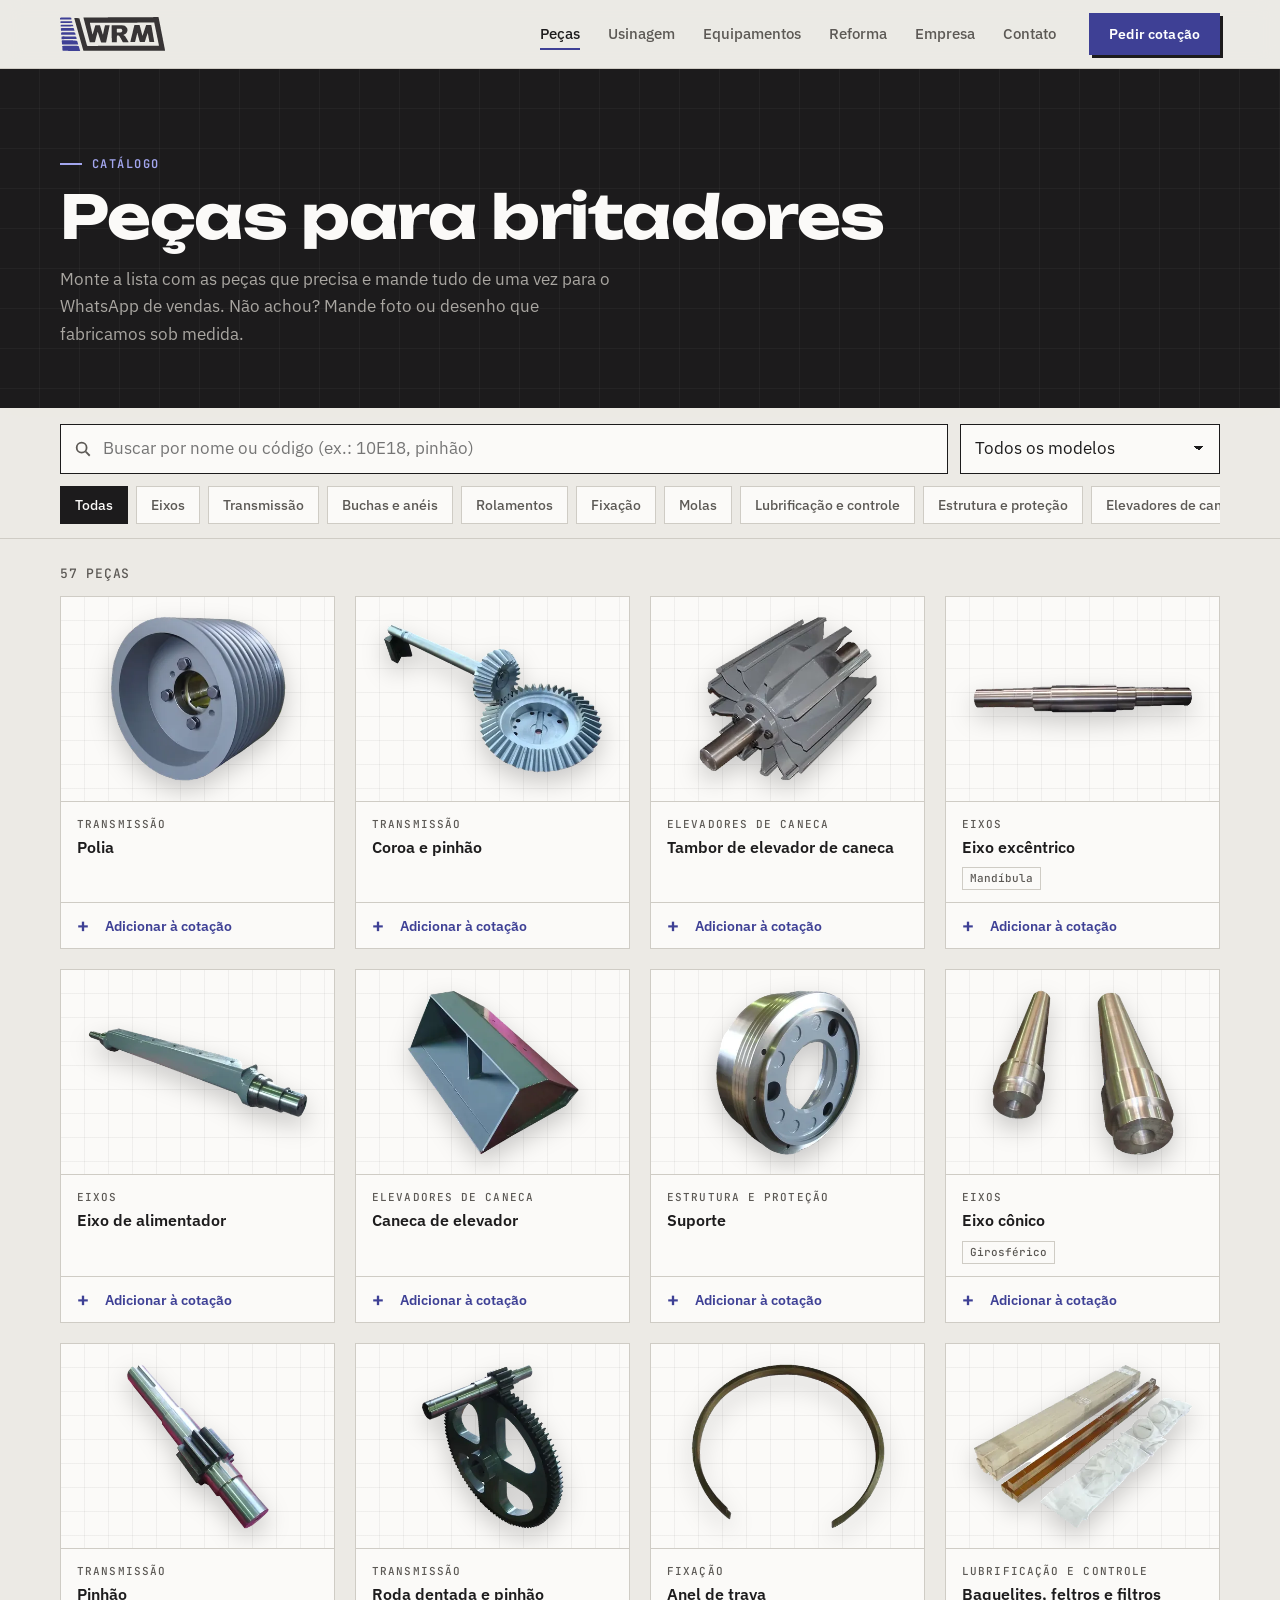
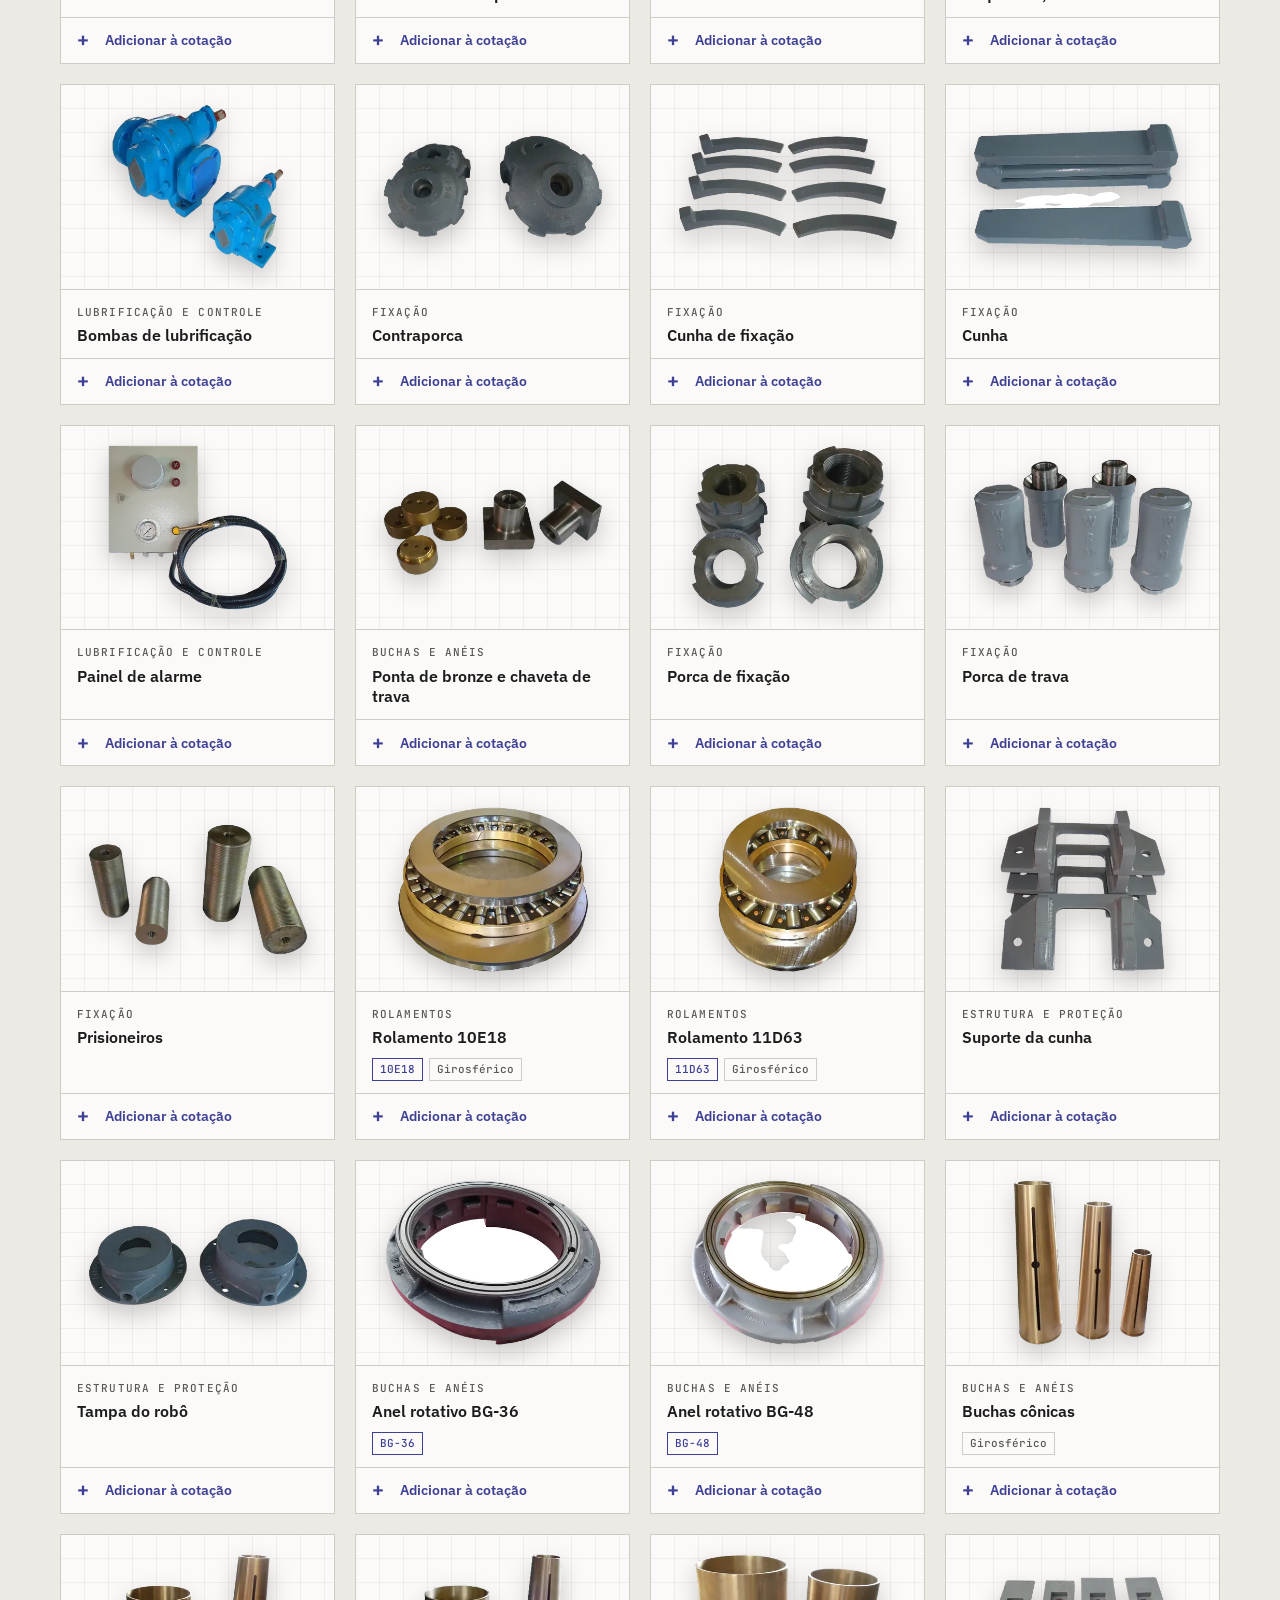
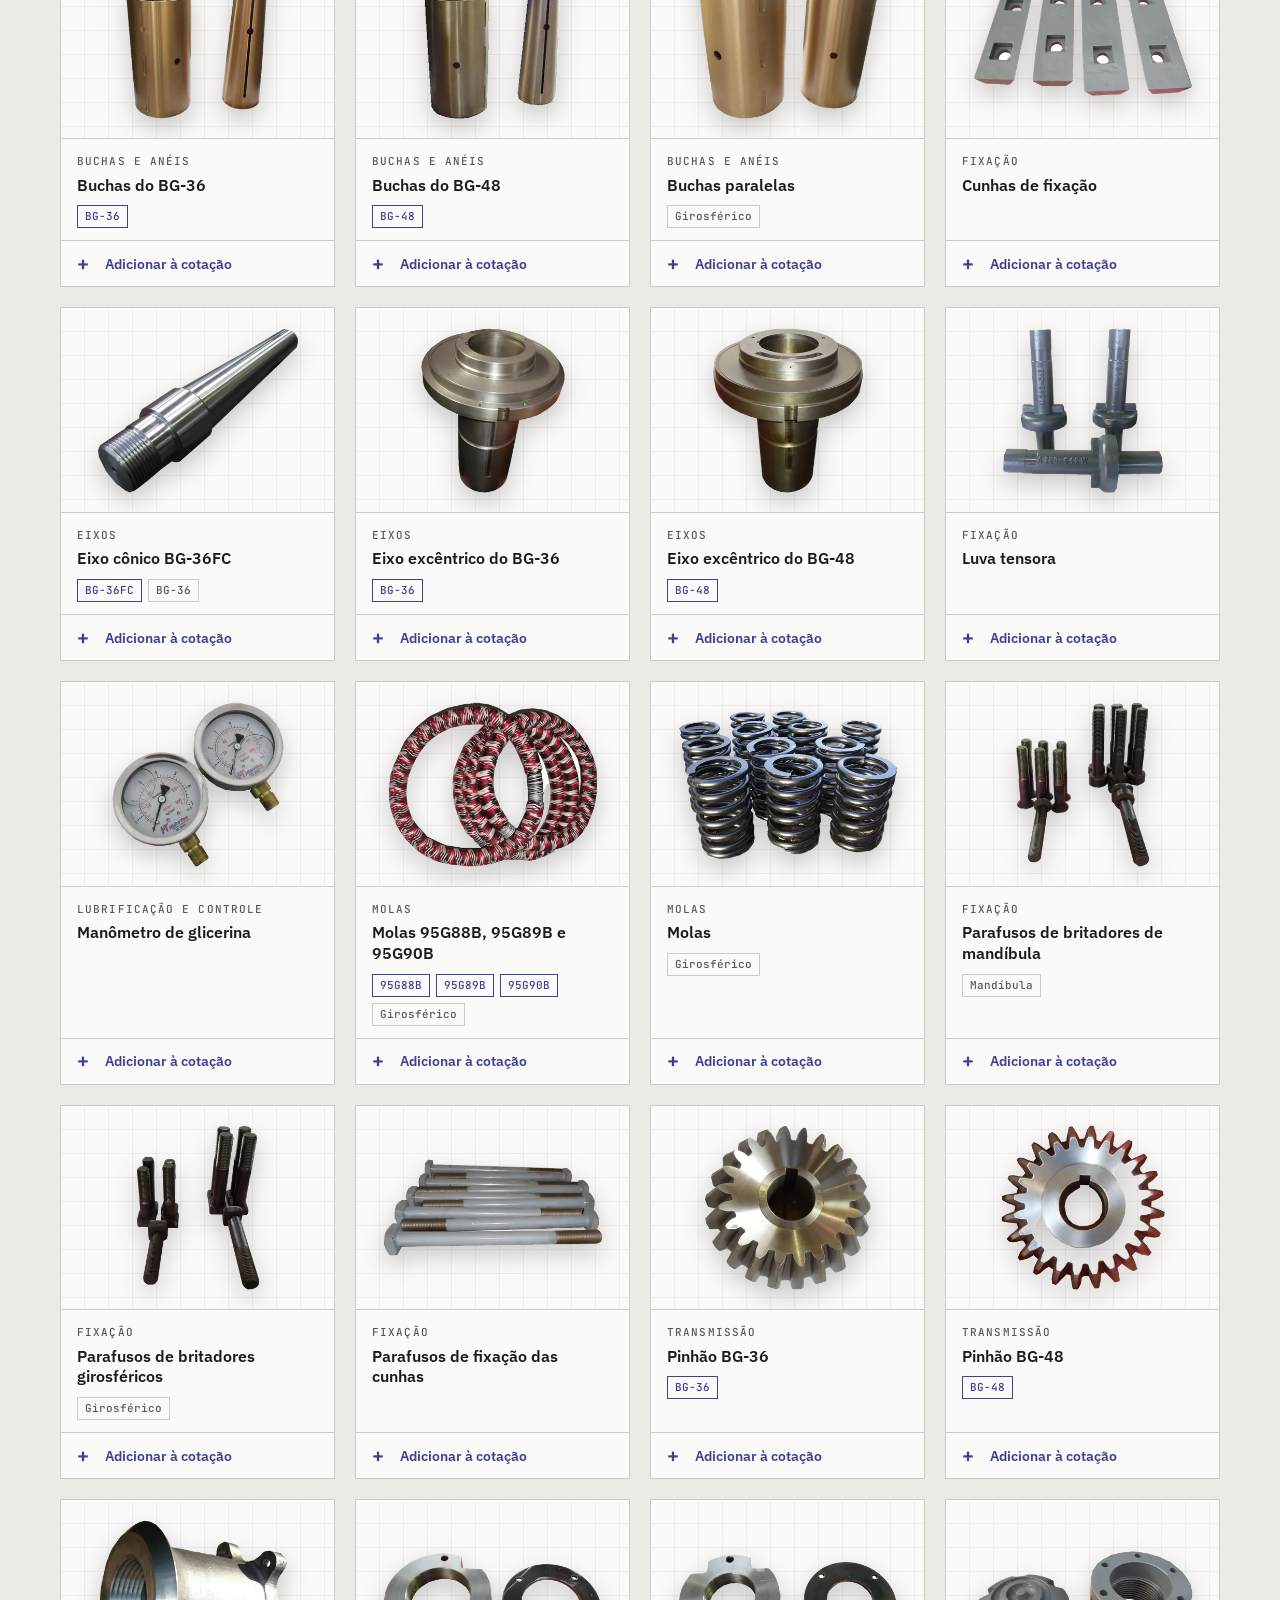
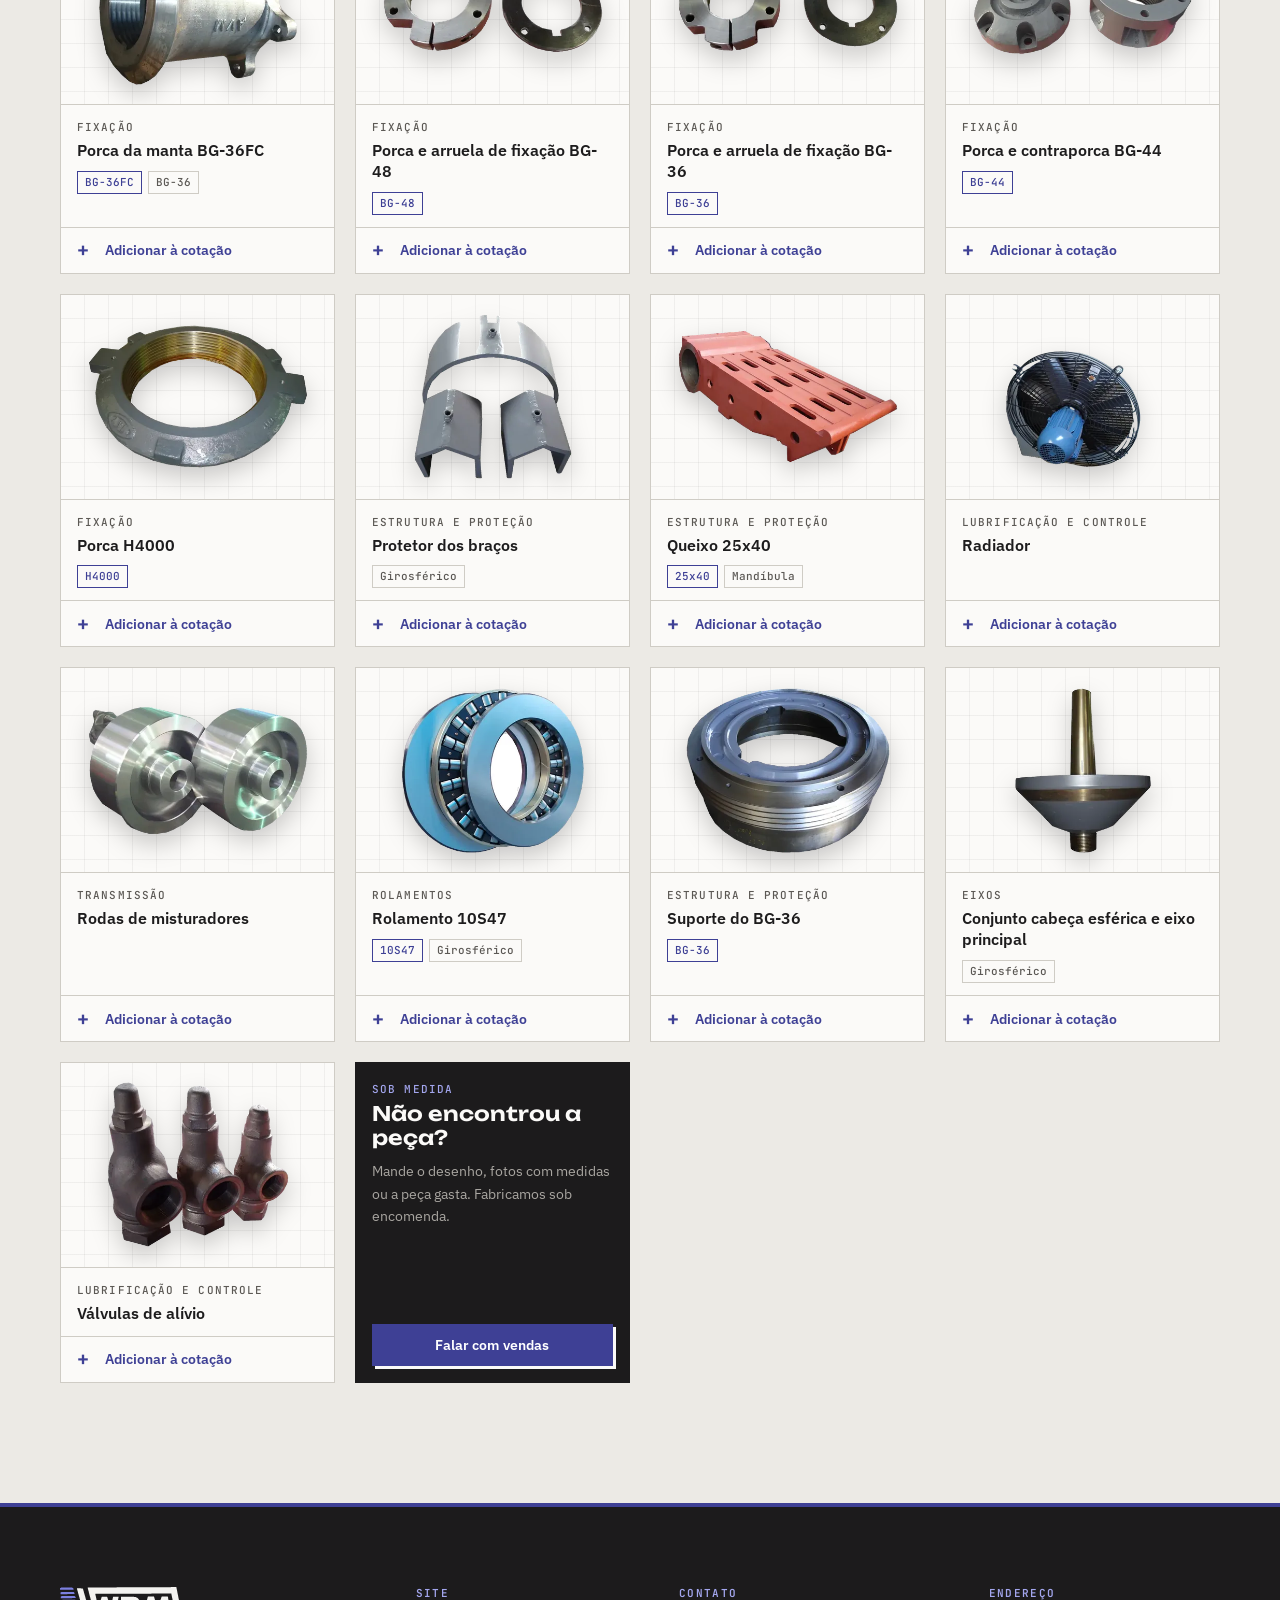
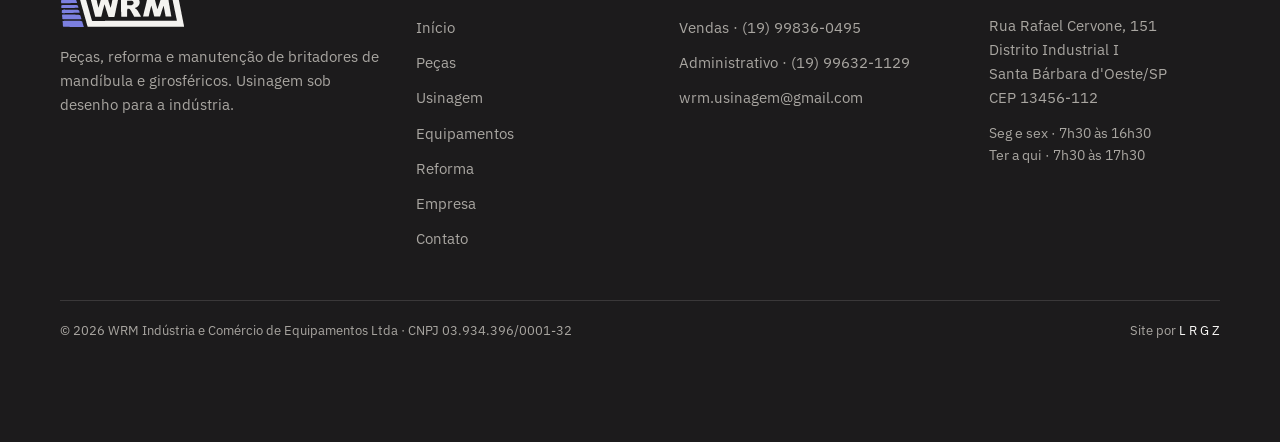
<file: pecas.html>
<!doctype html>
<html lang="pt-BR">
<head>
<meta charset="utf-8">
<meta name="viewport" content="width=device-width, initial-scale=1">
<script>document.documentElement.classList.add("js")</script>
<title>Catálogo de peças para britadores · WRM Equipamentos</title>
<meta name="description" content="Peças para britadores Barber Greene de mandíbula e girosféricos: eixos, pinhões, buchas, rolamentos 10E18, 10S47, 11D63, molas e fixação. Monte sua lista e peça cotação.">
<meta name="robots" content="noindex, nofollow">
<meta name="theme-color" content="#1f1e1f">
<meta property="og:type" content="website">
<meta property="og:locale" content="pt_BR">
<meta property="og:site_name" content="WRM Equipamentos">
<meta property="og:title" content="Catálogo de peças para britadores · WRM Equipamentos">
<meta property="og:description" content="Peças para britadores Barber Greene de mandíbula e girosféricos: eixos, pinhões, buchas, rolamentos 10E18, 10S47, 11D63, molas e fixação. Monte sua lista e peça cotação.">
<meta property="og:image" content="assets/img/og.jpg">
<meta name="twitter:card" content="summary_large_image">
<link rel="icon" href="favicon.ico" sizes="48x48">
<link rel="icon" href="assets/img/favicon-192.png" type="image/png" sizes="192x192">
<link rel="apple-touch-icon" href="assets/img/apple-touch-icon.png">
<link rel="preconnect" href="https://fonts.googleapis.com">
<link rel="preconnect" href="https://fonts.gstatic.com" crossorigin>
<link rel="stylesheet" href="https://fonts.googleapis.com/css2?family=IBM+Plex+Sans:ital,wght@0,400;0,500;0,600;1,400&family=JetBrains+Mono:wght@500;600&family=Unbounded:wght@500;600;700&display=swap">
<link rel="stylesheet" href="assets/css/estilo.css?v=5">
</head>
<body class="pg-pecas">
<a class="pular" href="#conteudo">Pular para o conteúdo</a>
<header class="topo" data-topo>
  <div class="wrap topo__in">
    <a class="marca" href="index.html" aria-label="WRM Equipamentos, início"><img src="assets/img/logo-wrm.svg" alt="WRM" width="484" height="156"></a>
    <nav class="nav" id="nav" aria-label="Principal">
      <ul class="menu"><li><a href="pecas.html" aria-current="page">Peças</a></li><li><a href="index.html#usinagem">Usinagem</a></li><li><a href="index.html#equipamentos">Equipamentos</a></li><li><a href="index.html#reforma">Reforma</a></li><li><a href="index.html#empresa">Empresa</a></li><li><a href="index.html#contato">Contato</a></li></ul>
      <a class="btn btn--azul btn--p nav__cta" href="https://wa.me/5519998360495?text=Ol%C3%A1%2C%20WRM!%20Gostaria%20de%20uma%20cota%C3%A7%C3%A3o." target="_blank" rel="noopener" data-wa>Pedir cotação</a>
    </nav>
    <button class="hamburguer" type="button" aria-expanded="false" aria-controls="nav" data-menu><span></span><span></span><span class="sr">Menu</span></button>
  </div>
</header>
<main id="conteudo">
<section class="cat-abre folha-escura">
  <div class="wrap">
    <p class="rotulo rotulo--claro" data-entra>Catálogo</p>
    <h1 class="tit tit--claro cat-abre__tit" data-entra>Peças para britadores</h1>
    <p class="secao__txt secao__txt--claro" data-entra>Monte a lista com as peças que precisa e mande tudo de uma vez para o WhatsApp de vendas. Não achou? Mande foto ou desenho que fabricamos sob medida.</p>
  </div>
</section>

<section class="catalogo" data-catalogo>
  <div class="filtros" data-filtros>
    <div class="wrap filtros__in">
      <label class="busca">
        <span class="sr">Buscar peça</span>
        <svg viewBox="0 0 20 20" aria-hidden="true"><circle cx="8.5" cy="8.5" r="5.5" fill="none" stroke="currentColor" stroke-width="2"/><path d="M13 13l4.5 4.5" stroke="currentColor" stroke-width="2"/></svg>
        <input type="search" placeholder="Buscar por nome ou código (ex.: 10E18, pinhão)" data-busca autocomplete="off">
      </label>
      <label class="seletor">
        <span class="sr">Modelo do britador</span>
        <select data-modelo>
          <option value="">Todos os modelos</option>
          <option value="Mandíbula">Mandíbula (todos)</option>
          <option value="25x40">Mandíbula 25x40</option>
          <option value="Girosférico">Girosférico (todos)</option>
          <option value="BG-36">BG-36</option>
          <option value="BG-44">BG-44</option>
          <option value="BG-48">BG-48</option>
        </select>
      </label>
    </div>
    <div class="wrap">
      <div class="chips" role="group" aria-label="Categorias" data-chips>
        <button type="button" class="chip" aria-pressed="true" data-cat="">Todas</button>
        <button type="button" class="chip" aria-pressed="false" data-cat="Eixos">Eixos</button>
        <button type="button" class="chip" aria-pressed="false" data-cat="Transmissão">Transmissão</button>
        <button type="button" class="chip" aria-pressed="false" data-cat="Buchas e anéis">Buchas e anéis</button>
        <button type="button" class="chip" aria-pressed="false" data-cat="Rolamentos">Rolamentos</button>
        <button type="button" class="chip" aria-pressed="false" data-cat="Fixação">Fixação</button>
        <button type="button" class="chip" aria-pressed="false" data-cat="Molas">Molas</button>
        <button type="button" class="chip" aria-pressed="false" data-cat="Lubrificação e controle">Lubrificação e controle</button>
        <button type="button" class="chip" aria-pressed="false" data-cat="Estrutura e proteção">Estrutura e proteção</button>
        <button type="button" class="chip" aria-pressed="false" data-cat="Elevadores de caneca">Elevadores de caneca</button>
      </div>
    </div>
  </div>

  <div class="wrap">
    <p class="contagem" data-contagem role="status">57 peças</p>
    <div class="grade-pecas" data-grade>
<article class="peca" data-peca="polia" data-cat="Transmissão" data-mod="">
  <button class="peca__foto" type="button" data-amplia="assets/img/pecas/polia.webp" data-leg="Polia" aria-label="Ampliar foto: Polia">
    <img src="assets/img/pecas/polia-p.webp" alt="Polia" width="440" height="330" loading="lazy" decoding="async">
  </button>
  <div class="peca__info">
    <p class="peca__cat">Transmissão</p>
    <h3 class="peca__nome">Polia</h3>
    <p class="peca__mods"></p>
  </div>
  <button class="peca__add" type="button" data-add="polia"><span class="peca__add-mais" aria-hidden="true">+</span><span data-add-txt>Adicionar à cotação</span></button>
</article>
<article class="peca" data-peca="coroa-e-pinhao" data-cat="Transmissão" data-mod="">
  <button class="peca__foto" type="button" data-amplia="assets/img/pecas/coroa-e-pinhao.webp" data-leg="Coroa e pinhão" aria-label="Ampliar foto: Coroa e pinhão">
    <img src="assets/img/pecas/coroa-e-pinhao-p.webp" alt="Coroa e pinhão" width="440" height="330" loading="lazy" decoding="async">
  </button>
  <div class="peca__info">
    <p class="peca__cat">Transmissão</p>
    <h3 class="peca__nome">Coroa e pinhão</h3>
    <p class="peca__mods"></p>
  </div>
  <button class="peca__add" type="button" data-add="coroa-e-pinhao"><span class="peca__add-mais" aria-hidden="true">+</span><span data-add-txt>Adicionar à cotação</span></button>
</article>
<article class="peca" data-peca="tambor-de-elevador-de-caneca" data-cat="Elevadores de caneca" data-mod="">
  <button class="peca__foto" type="button" data-amplia="assets/img/pecas/tambor-de-elevador-de-caneca.webp" data-leg="Tambor de elevador de caneca" aria-label="Ampliar foto: Tambor de elevador de caneca">
    <img src="assets/img/pecas/tambor-de-elevador-de-caneca-p.webp" alt="Tambor de elevador de caneca" width="440" height="330" loading="lazy" decoding="async">
  </button>
  <div class="peca__info">
    <p class="peca__cat">Elevadores de caneca</p>
    <h3 class="peca__nome">Tambor de elevador de caneca</h3>
    <p class="peca__mods"></p>
  </div>
  <button class="peca__add" type="button" data-add="tambor-de-elevador-de-caneca"><span class="peca__add-mais" aria-hidden="true">+</span><span data-add-txt>Adicionar à cotação</span></button>
</article>
<article class="peca" data-peca="eixo-excentrico" data-cat="Eixos" data-mod="Mandíbula">
  <button class="peca__foto" type="button" data-amplia="assets/img/pecas/eixo-excentrico.webp" data-leg="Eixo excêntrico" aria-label="Ampliar foto: Eixo excêntrico">
    <img src="assets/img/pecas/eixo-excentrico-p.webp" alt="Eixo excêntrico" width="440" height="330" loading="lazy" decoding="async">
  </button>
  <div class="peca__info">
    <p class="peca__cat">Eixos</p>
    <h3 class="peca__nome">Eixo excêntrico</h3>
    <p class="peca__mods"><span>Mandíbula</span></p>
  </div>
  <button class="peca__add" type="button" data-add="eixo-excentrico"><span class="peca__add-mais" aria-hidden="true">+</span><span data-add-txt>Adicionar à cotação</span></button>
</article>
<article class="peca" data-peca="eixo-de-alimentador" data-cat="Eixos" data-mod="">
  <button class="peca__foto" type="button" data-amplia="assets/img/pecas/eixo-de-alimentador.webp" data-leg="Eixo de alimentador" aria-label="Ampliar foto: Eixo de alimentador">
    <img src="assets/img/pecas/eixo-de-alimentador-p.webp" alt="Eixo de alimentador" width="440" height="330" loading="lazy" decoding="async">
  </button>
  <div class="peca__info">
    <p class="peca__cat">Eixos</p>
    <h3 class="peca__nome">Eixo de alimentador</h3>
    <p class="peca__mods"></p>
  </div>
  <button class="peca__add" type="button" data-add="eixo-de-alimentador"><span class="peca__add-mais" aria-hidden="true">+</span><span data-add-txt>Adicionar à cotação</span></button>
</article>
<article class="peca" data-peca="caneca-de-elevador" data-cat="Elevadores de caneca" data-mod="">
  <button class="peca__foto" type="button" data-amplia="assets/img/pecas/caneca-de-elevador.webp" data-leg="Caneca de elevador" aria-label="Ampliar foto: Caneca de elevador">
    <img src="assets/img/pecas/caneca-de-elevador-p.webp" alt="Caneca de elevador" width="440" height="330" loading="lazy" decoding="async">
  </button>
  <div class="peca__info">
    <p class="peca__cat">Elevadores de caneca</p>
    <h3 class="peca__nome">Caneca de elevador</h3>
    <p class="peca__mods"></p>
  </div>
  <button class="peca__add" type="button" data-add="caneca-de-elevador"><span class="peca__add-mais" aria-hidden="true">+</span><span data-add-txt>Adicionar à cotação</span></button>
</article>
<article class="peca" data-peca="suporte" data-cat="Estrutura e proteção" data-mod="">
  <button class="peca__foto" type="button" data-amplia="assets/img/pecas/suporte.webp" data-leg="Suporte" aria-label="Ampliar foto: Suporte">
    <img src="assets/img/pecas/suporte-p.webp" alt="Suporte" width="440" height="330" loading="lazy" decoding="async">
  </button>
  <div class="peca__info">
    <p class="peca__cat">Estrutura e proteção</p>
    <h3 class="peca__nome">Suporte</h3>
    <p class="peca__mods"></p>
  </div>
  <button class="peca__add" type="button" data-add="suporte"><span class="peca__add-mais" aria-hidden="true">+</span><span data-add-txt>Adicionar à cotação</span></button>
</article>
<article class="peca" data-peca="eixo-conico" data-cat="Eixos" data-mod="Girosférico">
  <button class="peca__foto" type="button" data-amplia="assets/img/pecas/eixo-conico.webp" data-leg="Eixo cônico" aria-label="Ampliar foto: Eixo cônico">
    <img src="assets/img/pecas/eixo-conico-p.webp" alt="Eixo cônico" width="440" height="330" loading="lazy" decoding="async">
  </button>
  <div class="peca__info">
    <p class="peca__cat">Eixos</p>
    <h3 class="peca__nome">Eixo cônico</h3>
    <p class="peca__mods"><span>Girosférico</span></p>
  </div>
  <button class="peca__add" type="button" data-add="eixo-conico"><span class="peca__add-mais" aria-hidden="true">+</span><span data-add-txt>Adicionar à cotação</span></button>
</article>
<article class="peca" data-peca="pinhao" data-cat="Transmissão" data-mod="">
  <button class="peca__foto" type="button" data-amplia="assets/img/pecas/pinhao.webp" data-leg="Pinhão" aria-label="Ampliar foto: Pinhão">
    <img src="assets/img/pecas/pinhao-p.webp" alt="Pinhão" width="440" height="330" loading="lazy" decoding="async">
  </button>
  <div class="peca__info">
    <p class="peca__cat">Transmissão</p>
    <h3 class="peca__nome">Pinhão</h3>
    <p class="peca__mods"></p>
  </div>
  <button class="peca__add" type="button" data-add="pinhao"><span class="peca__add-mais" aria-hidden="true">+</span><span data-add-txt>Adicionar à cotação</span></button>
</article>
<article class="peca" data-peca="roda-dentada-e-pinhao" data-cat="Transmissão" data-mod="">
  <button class="peca__foto" type="button" data-amplia="assets/img/pecas/roda-dentada-e-pinhao.webp" data-leg="Roda dentada e pinhão" aria-label="Ampliar foto: Roda dentada e pinhão">
    <img src="assets/img/pecas/roda-dentada-e-pinhao-p.webp" alt="Roda dentada e pinhão" width="440" height="330" loading="lazy" decoding="async">
  </button>
  <div class="peca__info">
    <p class="peca__cat">Transmissão</p>
    <h3 class="peca__nome">Roda dentada e pinhão</h3>
    <p class="peca__mods"></p>
  </div>
  <button class="peca__add" type="button" data-add="roda-dentada-e-pinhao"><span class="peca__add-mais" aria-hidden="true">+</span><span data-add-txt>Adicionar à cotação</span></button>
</article>
<article class="peca" data-peca="anel-de-trava" data-cat="Fixação" data-mod="">
  <button class="peca__foto" type="button" data-amplia="assets/img/pecas/anel-de-trava.webp" data-leg="Anel de trava" aria-label="Ampliar foto: Anel de trava">
    <img src="assets/img/pecas/anel-de-trava-p.webp" alt="Anel de trava" width="440" height="330" loading="lazy" decoding="async">
  </button>
  <div class="peca__info">
    <p class="peca__cat">Fixação</p>
    <h3 class="peca__nome">Anel de trava</h3>
    <p class="peca__mods"></p>
  </div>
  <button class="peca__add" type="button" data-add="anel-de-trava"><span class="peca__add-mais" aria-hidden="true">+</span><span data-add-txt>Adicionar à cotação</span></button>
</article>
<article class="peca" data-peca="baquelites-feltros-e-filtros" data-cat="Lubrificação e controle" data-mod="">
  <button class="peca__foto" type="button" data-amplia="assets/img/pecas/baquelites-feltros-e-filtros.webp" data-leg="Baquelites, feltros e filtros" aria-label="Ampliar foto: Baquelites, feltros e filtros">
    <img src="assets/img/pecas/baquelites-feltros-e-filtros-p.webp" alt="Baquelites, feltros e filtros" width="440" height="330" loading="lazy" decoding="async">
  </button>
  <div class="peca__info">
    <p class="peca__cat">Lubrificação e controle</p>
    <h3 class="peca__nome">Baquelites, feltros e filtros</h3>
    <p class="peca__mods"></p>
  </div>
  <button class="peca__add" type="button" data-add="baquelites-feltros-e-filtros"><span class="peca__add-mais" aria-hidden="true">+</span><span data-add-txt>Adicionar à cotação</span></button>
</article>
<article class="peca" data-peca="bombas-de-lubrificacao" data-cat="Lubrificação e controle" data-mod="">
  <button class="peca__foto" type="button" data-amplia="assets/img/pecas/bombas-de-lubrificacao.webp" data-leg="Bombas de lubrificação" aria-label="Ampliar foto: Bombas de lubrificação">
    <img src="assets/img/pecas/bombas-de-lubrificacao-p.webp" alt="Bombas de lubrificação" width="440" height="330" loading="lazy" decoding="async">
  </button>
  <div class="peca__info">
    <p class="peca__cat">Lubrificação e controle</p>
    <h3 class="peca__nome">Bombas de lubrificação</h3>
    <p class="peca__mods"></p>
  </div>
  <button class="peca__add" type="button" data-add="bombas-de-lubrificacao"><span class="peca__add-mais" aria-hidden="true">+</span><span data-add-txt>Adicionar à cotação</span></button>
</article>
<article class="peca" data-peca="contraporca" data-cat="Fixação" data-mod="">
  <button class="peca__foto" type="button" data-amplia="assets/img/pecas/contraporca.webp" data-leg="Contraporca" aria-label="Ampliar foto: Contraporca">
    <img src="assets/img/pecas/contraporca-p.webp" alt="Contraporca" width="440" height="330" loading="lazy" decoding="async">
  </button>
  <div class="peca__info">
    <p class="peca__cat">Fixação</p>
    <h3 class="peca__nome">Contraporca</h3>
    <p class="peca__mods"></p>
  </div>
  <button class="peca__add" type="button" data-add="contraporca"><span class="peca__add-mais" aria-hidden="true">+</span><span data-add-txt>Adicionar à cotação</span></button>
</article>
<article class="peca" data-peca="cunha-de-fixacao" data-cat="Fixação" data-mod="">
  <button class="peca__foto" type="button" data-amplia="assets/img/pecas/cunha-de-fixacao.webp" data-leg="Cunha de fixação" aria-label="Ampliar foto: Cunha de fixação">
    <img src="assets/img/pecas/cunha-de-fixacao-p.webp" alt="Cunha de fixação" width="440" height="330" loading="lazy" decoding="async">
  </button>
  <div class="peca__info">
    <p class="peca__cat">Fixação</p>
    <h3 class="peca__nome">Cunha de fixação</h3>
    <p class="peca__mods"></p>
  </div>
  <button class="peca__add" type="button" data-add="cunha-de-fixacao"><span class="peca__add-mais" aria-hidden="true">+</span><span data-add-txt>Adicionar à cotação</span></button>
</article>
<article class="peca" data-peca="cunha" data-cat="Fixação" data-mod="">
  <button class="peca__foto" type="button" data-amplia="assets/img/pecas/cunha.webp" data-leg="Cunha" aria-label="Ampliar foto: Cunha">
    <img src="assets/img/pecas/cunha-p.webp" alt="Cunha" width="440" height="330" loading="lazy" decoding="async">
  </button>
  <div class="peca__info">
    <p class="peca__cat">Fixação</p>
    <h3 class="peca__nome">Cunha</h3>
    <p class="peca__mods"></p>
  </div>
  <button class="peca__add" type="button" data-add="cunha"><span class="peca__add-mais" aria-hidden="true">+</span><span data-add-txt>Adicionar à cotação</span></button>
</article>
<article class="peca" data-peca="painel-de-alarme" data-cat="Lubrificação e controle" data-mod="">
  <button class="peca__foto" type="button" data-amplia="assets/img/pecas/painel-de-alarme.webp" data-leg="Painel de alarme" aria-label="Ampliar foto: Painel de alarme">
    <img src="assets/img/pecas/painel-de-alarme-p.webp" alt="Painel de alarme" width="440" height="330" loading="lazy" decoding="async">
  </button>
  <div class="peca__info">
    <p class="peca__cat">Lubrificação e controle</p>
    <h3 class="peca__nome">Painel de alarme</h3>
    <p class="peca__mods"></p>
  </div>
  <button class="peca__add" type="button" data-add="painel-de-alarme"><span class="peca__add-mais" aria-hidden="true">+</span><span data-add-txt>Adicionar à cotação</span></button>
</article>
<article class="peca" data-peca="ponta-de-bronze-e-chaveta-de-trava" data-cat="Buchas e anéis" data-mod="">
  <button class="peca__foto" type="button" data-amplia="assets/img/pecas/ponta-de-bronze-e-chaveta-de-trava.webp" data-leg="Ponta de bronze e chaveta de trava" aria-label="Ampliar foto: Ponta de bronze e chaveta de trava">
    <img src="assets/img/pecas/ponta-de-bronze-e-chaveta-de-trava-p.webp" alt="Ponta de bronze e chaveta de trava" width="440" height="330" loading="lazy" decoding="async">
  </button>
  <div class="peca__info">
    <p class="peca__cat">Buchas e anéis</p>
    <h3 class="peca__nome">Ponta de bronze e chaveta de trava</h3>
    <p class="peca__mods"></p>
  </div>
  <button class="peca__add" type="button" data-add="ponta-de-bronze-e-chaveta-de-trava"><span class="peca__add-mais" aria-hidden="true">+</span><span data-add-txt>Adicionar à cotação</span></button>
</article>
<article class="peca" data-peca="porca-de-fixacao" data-cat="Fixação" data-mod="">
  <button class="peca__foto" type="button" data-amplia="assets/img/pecas/porca-de-fixacao.webp" data-leg="Porca de fixação" aria-label="Ampliar foto: Porca de fixação">
    <img src="assets/img/pecas/porca-de-fixacao-p.webp" alt="Porca de fixação" width="440" height="330" loading="lazy" decoding="async">
  </button>
  <div class="peca__info">
    <p class="peca__cat">Fixação</p>
    <h3 class="peca__nome">Porca de fixação</h3>
    <p class="peca__mods"></p>
  </div>
  <button class="peca__add" type="button" data-add="porca-de-fixacao"><span class="peca__add-mais" aria-hidden="true">+</span><span data-add-txt>Adicionar à cotação</span></button>
</article>
<article class="peca" data-peca="porca-de-trava" data-cat="Fixação" data-mod="">
  <button class="peca__foto" type="button" data-amplia="assets/img/pecas/porca-de-trava.webp" data-leg="Porca de trava" aria-label="Ampliar foto: Porca de trava">
    <img src="assets/img/pecas/porca-de-trava-p.webp" alt="Porca de trava" width="440" height="330" loading="lazy" decoding="async">
  </button>
  <div class="peca__info">
    <p class="peca__cat">Fixação</p>
    <h3 class="peca__nome">Porca de trava</h3>
    <p class="peca__mods"></p>
  </div>
  <button class="peca__add" type="button" data-add="porca-de-trava"><span class="peca__add-mais" aria-hidden="true">+</span><span data-add-txt>Adicionar à cotação</span></button>
</article>
<article class="peca" data-peca="prisioneiros" data-cat="Fixação" data-mod="">
  <button class="peca__foto" type="button" data-amplia="assets/img/pecas/prisioneiros.webp" data-leg="Prisioneiros" aria-label="Ampliar foto: Prisioneiros">
    <img src="assets/img/pecas/prisioneiros-p.webp" alt="Prisioneiros" width="440" height="330" loading="lazy" decoding="async">
  </button>
  <div class="peca__info">
    <p class="peca__cat">Fixação</p>
    <h3 class="peca__nome">Prisioneiros</h3>
    <p class="peca__mods"></p>
  </div>
  <button class="peca__add" type="button" data-add="prisioneiros"><span class="peca__add-mais" aria-hidden="true">+</span><span data-add-txt>Adicionar à cotação</span></button>
</article>
<article class="peca" data-peca="rolamento-10e18" data-cat="Rolamentos" data-mod="Girosférico">
  <button class="peca__foto" type="button" data-amplia="assets/img/pecas/rolamento-10e18.webp" data-leg="Rolamento 10E18" aria-label="Ampliar foto: Rolamento 10E18">
    <img src="assets/img/pecas/rolamento-10e18-p.webp" alt="Rolamento 10E18" width="440" height="330" loading="lazy" decoding="async">
  </button>
  <div class="peca__info">
    <p class="peca__cat">Rolamentos</p>
    <h3 class="peca__nome">Rolamento 10E18</h3>
    <p class="peca__mods"><span class="peca__cod">10E18</span><span>Girosférico</span></p>
  </div>
  <button class="peca__add" type="button" data-add="rolamento-10e18"><span class="peca__add-mais" aria-hidden="true">+</span><span data-add-txt>Adicionar à cotação</span></button>
</article>
<article class="peca" data-peca="rolamento-11d63" data-cat="Rolamentos" data-mod="Girosférico">
  <button class="peca__foto" type="button" data-amplia="assets/img/pecas/rolamento-11d63.webp" data-leg="Rolamento 11D63" aria-label="Ampliar foto: Rolamento 11D63">
    <img src="assets/img/pecas/rolamento-11d63-p.webp" alt="Rolamento 11D63" width="440" height="330" loading="lazy" decoding="async">
  </button>
  <div class="peca__info">
    <p class="peca__cat">Rolamentos</p>
    <h3 class="peca__nome">Rolamento 11D63</h3>
    <p class="peca__mods"><span class="peca__cod">11D63</span><span>Girosférico</span></p>
  </div>
  <button class="peca__add" type="button" data-add="rolamento-11d63"><span class="peca__add-mais" aria-hidden="true">+</span><span data-add-txt>Adicionar à cotação</span></button>
</article>
<article class="peca" data-peca="suporte-da-cunha" data-cat="Estrutura e proteção" data-mod="">
  <button class="peca__foto" type="button" data-amplia="assets/img/pecas/suporte-da-cunha.webp" data-leg="Suporte da cunha" aria-label="Ampliar foto: Suporte da cunha">
    <img src="assets/img/pecas/suporte-da-cunha-p.webp" alt="Suporte da cunha" width="440" height="330" loading="lazy" decoding="async">
  </button>
  <div class="peca__info">
    <p class="peca__cat">Estrutura e proteção</p>
    <h3 class="peca__nome">Suporte da cunha</h3>
    <p class="peca__mods"></p>
  </div>
  <button class="peca__add" type="button" data-add="suporte-da-cunha"><span class="peca__add-mais" aria-hidden="true">+</span><span data-add-txt>Adicionar à cotação</span></button>
</article>
<article class="peca" data-peca="tampa-do-robo" data-cat="Estrutura e proteção" data-mod="">
  <button class="peca__foto" type="button" data-amplia="assets/img/pecas/tampa-do-robo.webp" data-leg="Tampa do robô" aria-label="Ampliar foto: Tampa do robô">
    <img src="assets/img/pecas/tampa-do-robo-p.webp" alt="Tampa do robô" width="440" height="330" loading="lazy" decoding="async">
  </button>
  <div class="peca__info">
    <p class="peca__cat">Estrutura e proteção</p>
    <h3 class="peca__nome">Tampa do robô</h3>
    <p class="peca__mods"></p>
  </div>
  <button class="peca__add" type="button" data-add="tampa-do-robo"><span class="peca__add-mais" aria-hidden="true">+</span><span data-add-txt>Adicionar à cotação</span></button>
</article>
<article class="peca" data-peca="anel-rotativo-bg-36" data-cat="Buchas e anéis" data-mod="BG-36">
  <button class="peca__foto" type="button" data-amplia="assets/img/pecas/anel-rotativo-bg-36.webp" data-leg="Anel rotativo BG-36" aria-label="Ampliar foto: Anel rotativo BG-36">
    <img src="assets/img/pecas/anel-rotativo-bg-36-p.webp" alt="Anel rotativo BG-36" width="440" height="330" loading="lazy" decoding="async">
  </button>
  <div class="peca__info">
    <p class="peca__cat">Buchas e anéis</p>
    <h3 class="peca__nome">Anel rotativo BG-36</h3>
    <p class="peca__mods"><span class="peca__cod">BG-36</span></p>
  </div>
  <button class="peca__add" type="button" data-add="anel-rotativo-bg-36"><span class="peca__add-mais" aria-hidden="true">+</span><span data-add-txt>Adicionar à cotação</span></button>
</article>
<article class="peca" data-peca="anel-rotativo-bg-48" data-cat="Buchas e anéis" data-mod="BG-48">
  <button class="peca__foto" type="button" data-amplia="assets/img/pecas/anel-rotativo-bg-48.webp" data-leg="Anel rotativo BG-48" aria-label="Ampliar foto: Anel rotativo BG-48">
    <img src="assets/img/pecas/anel-rotativo-bg-48-p.webp" alt="Anel rotativo BG-48" width="440" height="330" loading="lazy" decoding="async">
  </button>
  <div class="peca__info">
    <p class="peca__cat">Buchas e anéis</p>
    <h3 class="peca__nome">Anel rotativo BG-48</h3>
    <p class="peca__mods"><span class="peca__cod">BG-48</span></p>
  </div>
  <button class="peca__add" type="button" data-add="anel-rotativo-bg-48"><span class="peca__add-mais" aria-hidden="true">+</span><span data-add-txt>Adicionar à cotação</span></button>
</article>
<article class="peca" data-peca="buchas-conicas" data-cat="Buchas e anéis" data-mod="Girosférico">
  <button class="peca__foto" type="button" data-amplia="assets/img/pecas/buchas-conicas.webp" data-leg="Buchas cônicas" aria-label="Ampliar foto: Buchas cônicas">
    <img src="assets/img/pecas/buchas-conicas-p.webp" alt="Buchas cônicas" width="440" height="330" loading="lazy" decoding="async">
  </button>
  <div class="peca__info">
    <p class="peca__cat">Buchas e anéis</p>
    <h3 class="peca__nome">Buchas cônicas</h3>
    <p class="peca__mods"><span>Girosférico</span></p>
  </div>
  <button class="peca__add" type="button" data-add="buchas-conicas"><span class="peca__add-mais" aria-hidden="true">+</span><span data-add-txt>Adicionar à cotação</span></button>
</article>
<article class="peca" data-peca="buchas-do-bg-36" data-cat="Buchas e anéis" data-mod="BG-36">
  <button class="peca__foto" type="button" data-amplia="assets/img/pecas/buchas-do-bg-36.webp" data-leg="Buchas do BG-36" aria-label="Ampliar foto: Buchas do BG-36">
    <img src="assets/img/pecas/buchas-do-bg-36-p.webp" alt="Buchas do BG-36" width="440" height="330" loading="lazy" decoding="async">
  </button>
  <div class="peca__info">
    <p class="peca__cat">Buchas e anéis</p>
    <h3 class="peca__nome">Buchas do BG-36</h3>
    <p class="peca__mods"><span class="peca__cod">BG-36</span></p>
  </div>
  <button class="peca__add" type="button" data-add="buchas-do-bg-36"><span class="peca__add-mais" aria-hidden="true">+</span><span data-add-txt>Adicionar à cotação</span></button>
</article>
<article class="peca" data-peca="buchas-do-bg-48" data-cat="Buchas e anéis" data-mod="BG-48">
  <button class="peca__foto" type="button" data-amplia="assets/img/pecas/buchas-do-bg-48.webp" data-leg="Buchas do BG-48" aria-label="Ampliar foto: Buchas do BG-48">
    <img src="assets/img/pecas/buchas-do-bg-48-p.webp" alt="Buchas do BG-48" width="440" height="330" loading="lazy" decoding="async">
  </button>
  <div class="peca__info">
    <p class="peca__cat">Buchas e anéis</p>
    <h3 class="peca__nome">Buchas do BG-48</h3>
    <p class="peca__mods"><span class="peca__cod">BG-48</span></p>
  </div>
  <button class="peca__add" type="button" data-add="buchas-do-bg-48"><span class="peca__add-mais" aria-hidden="true">+</span><span data-add-txt>Adicionar à cotação</span></button>
</article>
<article class="peca" data-peca="buchas-paralelas" data-cat="Buchas e anéis" data-mod="Girosférico">
  <button class="peca__foto" type="button" data-amplia="assets/img/pecas/buchas-paralelas.webp" data-leg="Buchas paralelas" aria-label="Ampliar foto: Buchas paralelas">
    <img src="assets/img/pecas/buchas-paralelas-p.webp" alt="Buchas paralelas" width="440" height="330" loading="lazy" decoding="async">
  </button>
  <div class="peca__info">
    <p class="peca__cat">Buchas e anéis</p>
    <h3 class="peca__nome">Buchas paralelas</h3>
    <p class="peca__mods"><span>Girosférico</span></p>
  </div>
  <button class="peca__add" type="button" data-add="buchas-paralelas"><span class="peca__add-mais" aria-hidden="true">+</span><span data-add-txt>Adicionar à cotação</span></button>
</article>
<article class="peca" data-peca="cunhas-de-fixacao" data-cat="Fixação" data-mod="">
  <button class="peca__foto" type="button" data-amplia="assets/img/pecas/cunhas-de-fixacao.webp" data-leg="Cunhas de fixação" aria-label="Ampliar foto: Cunhas de fixação">
    <img src="assets/img/pecas/cunhas-de-fixacao-p.webp" alt="Cunhas de fixação" width="440" height="330" loading="lazy" decoding="async">
  </button>
  <div class="peca__info">
    <p class="peca__cat">Fixação</p>
    <h3 class="peca__nome">Cunhas de fixação</h3>
    <p class="peca__mods"></p>
  </div>
  <button class="peca__add" type="button" data-add="cunhas-de-fixacao"><span class="peca__add-mais" aria-hidden="true">+</span><span data-add-txt>Adicionar à cotação</span></button>
</article>
<article class="peca" data-peca="eixo-conico-bg-36fc" data-cat="Eixos" data-mod="BG-36">
  <button class="peca__foto" type="button" data-amplia="assets/img/pecas/eixo-conico-bg-36fc.webp" data-leg="Eixo cônico BG-36FC" aria-label="Ampliar foto: Eixo cônico BG-36FC">
    <img src="assets/img/pecas/eixo-conico-bg-36fc-p.webp" alt="Eixo cônico BG-36FC" width="440" height="330" loading="lazy" decoding="async">
  </button>
  <div class="peca__info">
    <p class="peca__cat">Eixos</p>
    <h3 class="peca__nome">Eixo cônico BG-36FC</h3>
    <p class="peca__mods"><span class="peca__cod">BG-36FC</span><span>BG-36</span></p>
  </div>
  <button class="peca__add" type="button" data-add="eixo-conico-bg-36fc"><span class="peca__add-mais" aria-hidden="true">+</span><span data-add-txt>Adicionar à cotação</span></button>
</article>
<article class="peca" data-peca="eixo-excentrico-do-bg-36" data-cat="Eixos" data-mod="BG-36">
  <button class="peca__foto" type="button" data-amplia="assets/img/pecas/eixo-excentrico-do-bg-36.webp" data-leg="Eixo excêntrico do BG-36" aria-label="Ampliar foto: Eixo excêntrico do BG-36">
    <img src="assets/img/pecas/eixo-excentrico-do-bg-36-p.webp" alt="Eixo excêntrico do BG-36" width="440" height="330" loading="lazy" decoding="async">
  </button>
  <div class="peca__info">
    <p class="peca__cat">Eixos</p>
    <h3 class="peca__nome">Eixo excêntrico do BG-36</h3>
    <p class="peca__mods"><span class="peca__cod">BG-36</span></p>
  </div>
  <button class="peca__add" type="button" data-add="eixo-excentrico-do-bg-36"><span class="peca__add-mais" aria-hidden="true">+</span><span data-add-txt>Adicionar à cotação</span></button>
</article>
<article class="peca" data-peca="eixo-excentrico-do-bg-48" data-cat="Eixos" data-mod="BG-48">
  <button class="peca__foto" type="button" data-amplia="assets/img/pecas/eixo-excentrico-do-bg-48.webp" data-leg="Eixo excêntrico do BG-48" aria-label="Ampliar foto: Eixo excêntrico do BG-48">
    <img src="assets/img/pecas/eixo-excentrico-do-bg-48-p.webp" alt="Eixo excêntrico do BG-48" width="440" height="330" loading="lazy" decoding="async">
  </button>
  <div class="peca__info">
    <p class="peca__cat">Eixos</p>
    <h3 class="peca__nome">Eixo excêntrico do BG-48</h3>
    <p class="peca__mods"><span class="peca__cod">BG-48</span></p>
  </div>
  <button class="peca__add" type="button" data-add="eixo-excentrico-do-bg-48"><span class="peca__add-mais" aria-hidden="true">+</span><span data-add-txt>Adicionar à cotação</span></button>
</article>
<article class="peca" data-peca="luva-tensora" data-cat="Fixação" data-mod="">
  <button class="peca__foto" type="button" data-amplia="assets/img/pecas/luva-tensora.webp" data-leg="Luva tensora" aria-label="Ampliar foto: Luva tensora">
    <img src="assets/img/pecas/luva-tensora-p.webp" alt="Luva tensora" width="440" height="330" loading="lazy" decoding="async">
  </button>
  <div class="peca__info">
    <p class="peca__cat">Fixação</p>
    <h3 class="peca__nome">Luva tensora</h3>
    <p class="peca__mods"></p>
  </div>
  <button class="peca__add" type="button" data-add="luva-tensora"><span class="peca__add-mais" aria-hidden="true">+</span><span data-add-txt>Adicionar à cotação</span></button>
</article>
<article class="peca" data-peca="manometro-de-glicerina" data-cat="Lubrificação e controle" data-mod="">
  <button class="peca__foto" type="button" data-amplia="assets/img/pecas/manometro-de-glicerina.webp" data-leg="Manômetro de glicerina" aria-label="Ampliar foto: Manômetro de glicerina">
    <img src="assets/img/pecas/manometro-de-glicerina-p.webp" alt="Manômetro de glicerina" width="440" height="330" loading="lazy" decoding="async">
  </button>
  <div class="peca__info">
    <p class="peca__cat">Lubrificação e controle</p>
    <h3 class="peca__nome">Manômetro de glicerina</h3>
    <p class="peca__mods"></p>
  </div>
  <button class="peca__add" type="button" data-add="manometro-de-glicerina"><span class="peca__add-mais" aria-hidden="true">+</span><span data-add-txt>Adicionar à cotação</span></button>
</article>
<article class="peca" data-peca="molas-95g88b-95g89b-e-95g90b" data-cat="Molas" data-mod="Girosférico">
  <button class="peca__foto" type="button" data-amplia="assets/img/pecas/molas-95g88b-95g89b-e-95g90b.webp" data-leg="Molas 95G88B, 95G89B e 95G90B" aria-label="Ampliar foto: Molas 95G88B, 95G89B e 95G90B">
    <img src="assets/img/pecas/molas-95g88b-95g89b-e-95g90b-p.webp" alt="Molas 95G88B, 95G89B e 95G90B" width="440" height="330" loading="lazy" decoding="async">
  </button>
  <div class="peca__info">
    <p class="peca__cat">Molas</p>
    <h3 class="peca__nome">Molas 95G88B, 95G89B e 95G90B</h3>
    <p class="peca__mods"><span class="peca__cod">95G88B</span><span class="peca__cod">95G89B</span><span class="peca__cod">95G90B</span><span>Girosférico</span></p>
  </div>
  <button class="peca__add" type="button" data-add="molas-95g88b-95g89b-e-95g90b"><span class="peca__add-mais" aria-hidden="true">+</span><span data-add-txt>Adicionar à cotação</span></button>
</article>
<article class="peca" data-peca="molas" data-cat="Molas" data-mod="Girosférico">
  <button class="peca__foto" type="button" data-amplia="assets/img/pecas/molas.webp" data-leg="Molas" aria-label="Ampliar foto: Molas">
    <img src="assets/img/pecas/molas-p.webp" alt="Molas" width="440" height="330" loading="lazy" decoding="async">
  </button>
  <div class="peca__info">
    <p class="peca__cat">Molas</p>
    <h3 class="peca__nome">Molas</h3>
    <p class="peca__mods"><span>Girosférico</span></p>
  </div>
  <button class="peca__add" type="button" data-add="molas"><span class="peca__add-mais" aria-hidden="true">+</span><span data-add-txt>Adicionar à cotação</span></button>
</article>
<article class="peca" data-peca="parafusos-de-britadores-de-mandibula" data-cat="Fixação" data-mod="Mandíbula">
  <button class="peca__foto" type="button" data-amplia="assets/img/pecas/parafusos-de-britadores-de-mandibula.webp" data-leg="Parafusos de britadores de mandíbula" aria-label="Ampliar foto: Parafusos de britadores de mandíbula">
    <img src="assets/img/pecas/parafusos-de-britadores-de-mandibula-p.webp" alt="Parafusos de britadores de mandíbula" width="440" height="330" loading="lazy" decoding="async">
  </button>
  <div class="peca__info">
    <p class="peca__cat">Fixação</p>
    <h3 class="peca__nome">Parafusos de britadores de mandíbula</h3>
    <p class="peca__mods"><span>Mandíbula</span></p>
  </div>
  <button class="peca__add" type="button" data-add="parafusos-de-britadores-de-mandibula"><span class="peca__add-mais" aria-hidden="true">+</span><span data-add-txt>Adicionar à cotação</span></button>
</article>
<article class="peca" data-peca="parafusos-de-britadores-girosfericos" data-cat="Fixação" data-mod="Girosférico">
  <button class="peca__foto" type="button" data-amplia="assets/img/pecas/parafusos-de-britadores-girosfericos.webp" data-leg="Parafusos de britadores girosféricos" aria-label="Ampliar foto: Parafusos de britadores girosféricos">
    <img src="assets/img/pecas/parafusos-de-britadores-girosfericos-p.webp" alt="Parafusos de britadores girosféricos" width="440" height="330" loading="lazy" decoding="async">
  </button>
  <div class="peca__info">
    <p class="peca__cat">Fixação</p>
    <h3 class="peca__nome">Parafusos de britadores girosféricos</h3>
    <p class="peca__mods"><span>Girosférico</span></p>
  </div>
  <button class="peca__add" type="button" data-add="parafusos-de-britadores-girosfericos"><span class="peca__add-mais" aria-hidden="true">+</span><span data-add-txt>Adicionar à cotação</span></button>
</article>
<article class="peca" data-peca="parafusos-de-fixacao-das-cunhas" data-cat="Fixação" data-mod="">
  <button class="peca__foto" type="button" data-amplia="assets/img/pecas/parafusos-de-fixacao-das-cunhas.webp" data-leg="Parafusos de fixação das cunhas" aria-label="Ampliar foto: Parafusos de fixação das cunhas">
    <img src="assets/img/pecas/parafusos-de-fixacao-das-cunhas-p.webp" alt="Parafusos de fixação das cunhas" width="440" height="330" loading="lazy" decoding="async">
  </button>
  <div class="peca__info">
    <p class="peca__cat">Fixação</p>
    <h3 class="peca__nome">Parafusos de fixação das cunhas</h3>
    <p class="peca__mods"></p>
  </div>
  <button class="peca__add" type="button" data-add="parafusos-de-fixacao-das-cunhas"><span class="peca__add-mais" aria-hidden="true">+</span><span data-add-txt>Adicionar à cotação</span></button>
</article>
<article class="peca" data-peca="pinhao-bg-36" data-cat="Transmissão" data-mod="BG-36">
  <button class="peca__foto" type="button" data-amplia="assets/img/pecas/pinhao-bg-36.webp" data-leg="Pinhão BG-36" aria-label="Ampliar foto: Pinhão BG-36">
    <img src="assets/img/pecas/pinhao-bg-36-p.webp" alt="Pinhão BG-36" width="440" height="330" loading="lazy" decoding="async">
  </button>
  <div class="peca__info">
    <p class="peca__cat">Transmissão</p>
    <h3 class="peca__nome">Pinhão BG-36</h3>
    <p class="peca__mods"><span class="peca__cod">BG-36</span></p>
  </div>
  <button class="peca__add" type="button" data-add="pinhao-bg-36"><span class="peca__add-mais" aria-hidden="true">+</span><span data-add-txt>Adicionar à cotação</span></button>
</article>
<article class="peca" data-peca="pinhao-bg-48" data-cat="Transmissão" data-mod="BG-48">
  <button class="peca__foto" type="button" data-amplia="assets/img/pecas/pinhao-bg-48.webp" data-leg="Pinhão BG-48" aria-label="Ampliar foto: Pinhão BG-48">
    <img src="assets/img/pecas/pinhao-bg-48-p.webp" alt="Pinhão BG-48" width="440" height="330" loading="lazy" decoding="async">
  </button>
  <div class="peca__info">
    <p class="peca__cat">Transmissão</p>
    <h3 class="peca__nome">Pinhão BG-48</h3>
    <p class="peca__mods"><span class="peca__cod">BG-48</span></p>
  </div>
  <button class="peca__add" type="button" data-add="pinhao-bg-48"><span class="peca__add-mais" aria-hidden="true">+</span><span data-add-txt>Adicionar à cotação</span></button>
</article>
<article class="peca" data-peca="porca-da-manta-bg-36fc" data-cat="Fixação" data-mod="BG-36">
  <button class="peca__foto" type="button" data-amplia="assets/img/pecas/porca-da-manta-bg-36fc.webp" data-leg="Porca da manta BG-36FC" aria-label="Ampliar foto: Porca da manta BG-36FC">
    <img src="assets/img/pecas/porca-da-manta-bg-36fc-p.webp" alt="Porca da manta BG-36FC" width="440" height="330" loading="lazy" decoding="async">
  </button>
  <div class="peca__info">
    <p class="peca__cat">Fixação</p>
    <h3 class="peca__nome">Porca da manta BG-36FC</h3>
    <p class="peca__mods"><span class="peca__cod">BG-36FC</span><span>BG-36</span></p>
  </div>
  <button class="peca__add" type="button" data-add="porca-da-manta-bg-36fc"><span class="peca__add-mais" aria-hidden="true">+</span><span data-add-txt>Adicionar à cotação</span></button>
</article>
<article class="peca" data-peca="porca-e-arruela-de-fixacao-bg-48" data-cat="Fixação" data-mod="BG-48">
  <button class="peca__foto" type="button" data-amplia="assets/img/pecas/porca-e-arruela-de-fixacao-bg-48.webp" data-leg="Porca e arruela de fixação BG-48" aria-label="Ampliar foto: Porca e arruela de fixação BG-48">
    <img src="assets/img/pecas/porca-e-arruela-de-fixacao-bg-48-p.webp" alt="Porca e arruela de fixação BG-48" width="440" height="330" loading="lazy" decoding="async">
  </button>
  <div class="peca__info">
    <p class="peca__cat">Fixação</p>
    <h3 class="peca__nome">Porca e arruela de fixação BG-48</h3>
    <p class="peca__mods"><span class="peca__cod">BG-48</span></p>
  </div>
  <button class="peca__add" type="button" data-add="porca-e-arruela-de-fixacao-bg-48"><span class="peca__add-mais" aria-hidden="true">+</span><span data-add-txt>Adicionar à cotação</span></button>
</article>
<article class="peca" data-peca="porca-e-arruela-de-fixacao-bg-36" data-cat="Fixação" data-mod="BG-36">
  <button class="peca__foto" type="button" data-amplia="assets/img/pecas/porca-e-arruela-de-fixacao-bg-36.webp" data-leg="Porca e arruela de fixação BG-36" aria-label="Ampliar foto: Porca e arruela de fixação BG-36">
    <img src="assets/img/pecas/porca-e-arruela-de-fixacao-bg-36-p.webp" alt="Porca e arruela de fixação BG-36" width="440" height="330" loading="lazy" decoding="async">
  </button>
  <div class="peca__info">
    <p class="peca__cat">Fixação</p>
    <h3 class="peca__nome">Porca e arruela de fixação BG-36</h3>
    <p class="peca__mods"><span class="peca__cod">BG-36</span></p>
  </div>
  <button class="peca__add" type="button" data-add="porca-e-arruela-de-fixacao-bg-36"><span class="peca__add-mais" aria-hidden="true">+</span><span data-add-txt>Adicionar à cotação</span></button>
</article>
<article class="peca" data-peca="porca-e-contraporca-bg-44" data-cat="Fixação" data-mod="BG-44">
  <button class="peca__foto" type="button" data-amplia="assets/img/pecas/porca-e-contraporca-bg-44.webp" data-leg="Porca e contraporca BG-44" aria-label="Ampliar foto: Porca e contraporca BG-44">
    <img src="assets/img/pecas/porca-e-contraporca-bg-44-p.webp" alt="Porca e contraporca BG-44" width="440" height="330" loading="lazy" decoding="async">
  </button>
  <div class="peca__info">
    <p class="peca__cat">Fixação</p>
    <h3 class="peca__nome">Porca e contraporca BG-44</h3>
    <p class="peca__mods"><span class="peca__cod">BG-44</span></p>
  </div>
  <button class="peca__add" type="button" data-add="porca-e-contraporca-bg-44"><span class="peca__add-mais" aria-hidden="true">+</span><span data-add-txt>Adicionar à cotação</span></button>
</article>
<article class="peca" data-peca="porca-h4000" data-cat="Fixação" data-mod="">
  <button class="peca__foto" type="button" data-amplia="assets/img/pecas/porca-h4000.webp" data-leg="Porca H4000" aria-label="Ampliar foto: Porca H4000">
    <img src="assets/img/pecas/porca-h4000-p.webp" alt="Porca H4000" width="440" height="330" loading="lazy" decoding="async">
  </button>
  <div class="peca__info">
    <p class="peca__cat">Fixação</p>
    <h3 class="peca__nome">Porca H4000</h3>
    <p class="peca__mods"><span class="peca__cod">H4000</span></p>
  </div>
  <button class="peca__add" type="button" data-add="porca-h4000"><span class="peca__add-mais" aria-hidden="true">+</span><span data-add-txt>Adicionar à cotação</span></button>
</article>
<article class="peca" data-peca="protetor-dos-bracos" data-cat="Estrutura e proteção" data-mod="Girosférico">
  <button class="peca__foto" type="button" data-amplia="assets/img/pecas/protetor-dos-bracos.webp" data-leg="Protetor dos braços" aria-label="Ampliar foto: Protetor dos braços">
    <img src="assets/img/pecas/protetor-dos-bracos-p.webp" alt="Protetor dos braços" width="440" height="330" loading="lazy" decoding="async">
  </button>
  <div class="peca__info">
    <p class="peca__cat">Estrutura e proteção</p>
    <h3 class="peca__nome">Protetor dos braços</h3>
    <p class="peca__mods"><span>Girosférico</span></p>
  </div>
  <button class="peca__add" type="button" data-add="protetor-dos-bracos"><span class="peca__add-mais" aria-hidden="true">+</span><span data-add-txt>Adicionar à cotação</span></button>
</article>
<article class="peca" data-peca="queixo-25x40" data-cat="Estrutura e proteção" data-mod="Mandíbula 25x40">
  <button class="peca__foto" type="button" data-amplia="assets/img/pecas/queixo-25x40.webp" data-leg="Queixo 25x40" aria-label="Ampliar foto: Queixo 25x40">
    <img src="assets/img/pecas/queixo-25x40-p.webp" alt="Queixo 25x40" width="440" height="330" loading="lazy" decoding="async">
  </button>
  <div class="peca__info">
    <p class="peca__cat">Estrutura e proteção</p>
    <h3 class="peca__nome">Queixo 25x40</h3>
    <p class="peca__mods"><span class="peca__cod">25x40</span><span>Mandíbula</span></p>
  </div>
  <button class="peca__add" type="button" data-add="queixo-25x40"><span class="peca__add-mais" aria-hidden="true">+</span><span data-add-txt>Adicionar à cotação</span></button>
</article>
<article class="peca" data-peca="radiador" data-cat="Lubrificação e controle" data-mod="">
  <button class="peca__foto" type="button" data-amplia="assets/img/pecas/radiador.webp" data-leg="Radiador" aria-label="Ampliar foto: Radiador">
    <img src="assets/img/pecas/radiador-p.webp" alt="Radiador" width="440" height="330" loading="lazy" decoding="async">
  </button>
  <div class="peca__info">
    <p class="peca__cat">Lubrificação e controle</p>
    <h3 class="peca__nome">Radiador</h3>
    <p class="peca__mods"></p>
  </div>
  <button class="peca__add" type="button" data-add="radiador"><span class="peca__add-mais" aria-hidden="true">+</span><span data-add-txt>Adicionar à cotação</span></button>
</article>
<article class="peca" data-peca="rodas-de-misturadores" data-cat="Transmissão" data-mod="">
  <button class="peca__foto" type="button" data-amplia="assets/img/pecas/rodas-de-misturadores.webp" data-leg="Rodas de misturadores" aria-label="Ampliar foto: Rodas de misturadores">
    <img src="assets/img/pecas/rodas-de-misturadores-p.webp" alt="Rodas de misturadores" width="440" height="330" loading="lazy" decoding="async">
  </button>
  <div class="peca__info">
    <p class="peca__cat">Transmissão</p>
    <h3 class="peca__nome">Rodas de misturadores</h3>
    <p class="peca__mods"></p>
  </div>
  <button class="peca__add" type="button" data-add="rodas-de-misturadores"><span class="peca__add-mais" aria-hidden="true">+</span><span data-add-txt>Adicionar à cotação</span></button>
</article>
<article class="peca" data-peca="rolamento-10s47" data-cat="Rolamentos" data-mod="Girosférico">
  <button class="peca__foto" type="button" data-amplia="assets/img/pecas/rolamento-10s47.webp" data-leg="Rolamento 10S47" aria-label="Ampliar foto: Rolamento 10S47">
    <img src="assets/img/pecas/rolamento-10s47-p.webp" alt="Rolamento 10S47" width="440" height="330" loading="lazy" decoding="async">
  </button>
  <div class="peca__info">
    <p class="peca__cat">Rolamentos</p>
    <h3 class="peca__nome">Rolamento 10S47</h3>
    <p class="peca__mods"><span class="peca__cod">10S47</span><span>Girosférico</span></p>
  </div>
  <button class="peca__add" type="button" data-add="rolamento-10s47"><span class="peca__add-mais" aria-hidden="true">+</span><span data-add-txt>Adicionar à cotação</span></button>
</article>
<article class="peca" data-peca="suporte-do-bg-36" data-cat="Estrutura e proteção" data-mod="BG-36">
  <button class="peca__foto" type="button" data-amplia="assets/img/pecas/suporte-do-bg-36.webp" data-leg="Suporte do BG-36" aria-label="Ampliar foto: Suporte do BG-36">
    <img src="assets/img/pecas/suporte-do-bg-36-p.webp" alt="Suporte do BG-36" width="440" height="330" loading="lazy" decoding="async">
  </button>
  <div class="peca__info">
    <p class="peca__cat">Estrutura e proteção</p>
    <h3 class="peca__nome">Suporte do BG-36</h3>
    <p class="peca__mods"><span class="peca__cod">BG-36</span></p>
  </div>
  <button class="peca__add" type="button" data-add="suporte-do-bg-36"><span class="peca__add-mais" aria-hidden="true">+</span><span data-add-txt>Adicionar à cotação</span></button>
</article>
<article class="peca" data-peca="conjunto-cabeca-esferica-e-eixo-principal" data-cat="Eixos" data-mod="Girosférico">
  <button class="peca__foto" type="button" data-amplia="assets/img/pecas/conjunto-cabeca-esferica-e-eixo-principal.webp" data-leg="Conjunto cabeça esférica e eixo principal" aria-label="Ampliar foto: Conjunto cabeça esférica e eixo principal">
    <img src="assets/img/pecas/conjunto-cabeca-esferica-e-eixo-principal-p.webp" alt="Conjunto cabeça esférica e eixo principal" width="440" height="330" loading="lazy" decoding="async">
  </button>
  <div class="peca__info">
    <p class="peca__cat">Eixos</p>
    <h3 class="peca__nome">Conjunto cabeça esférica e eixo principal</h3>
    <p class="peca__mods"><span>Girosférico</span></p>
  </div>
  <button class="peca__add" type="button" data-add="conjunto-cabeca-esferica-e-eixo-principal"><span class="peca__add-mais" aria-hidden="true">+</span><span data-add-txt>Adicionar à cotação</span></button>
</article>
<article class="peca" data-peca="valvulas-de-alivio" data-cat="Lubrificação e controle" data-mod="">
  <button class="peca__foto" type="button" data-amplia="assets/img/pecas/valvulas-de-alivio.webp" data-leg="Válvulas de alívio" aria-label="Ampliar foto: Válvulas de alívio">
    <img src="assets/img/pecas/valvulas-de-alivio-p.webp" alt="Válvulas de alívio" width="440" height="330" loading="lazy" decoding="async">
  </button>
  <div class="peca__info">
    <p class="peca__cat">Lubrificação e controle</p>
    <h3 class="peca__nome">Válvulas de alívio</h3>
    <p class="peca__mods"></p>
  </div>
  <button class="peca__add" type="button" data-add="valvulas-de-alivio"><span class="peca__add-mais" aria-hidden="true">+</span><span data-add-txt>Adicionar à cotação</span></button>
</article>
      <article class="peca peca--sob" data-sob>
        <div class="peca__info">
          <p class="peca__cat">Sob medida</p>
          <h3 class="peca__nome">Não encontrou a peça?</h3>
          <p>Mande o desenho, fotos com medidas ou a peça gasta. Fabricamos sob encomenda.</p>
        </div>
        <a class="btn btn--azul btn--p" href="https://wa.me/5519998360495?text=Ol%C3%A1%2C%20WRM!%20Preciso%20de%20uma%20pe%C3%A7a%20que%20n%C3%A3o%20est%C3%A1%20no%20cat%C3%A1logo." target="_blank" rel="noopener">Falar com vendas</a>
      </article>
    </div>
    <p class="vazio" data-vazio hidden>Nenhuma peça com esse filtro. <button type="button" class="link-seta" data-limpar>Limpar filtros</button></p>
  </div>
</section>

<div class="lista" data-lista hidden>
  <button type="button" class="lista__barra" data-lista-abre aria-expanded="false" aria-controls="lista-painel">
    <span class="lista__qtd" data-lista-qtd>0</span>
    <span class="lista__txt" data-lista-txt>itens na cotação</span>
    <span class="lista__ver">Ver lista</span>
  </button>
  <div class="lista__painel" id="lista-painel" data-lista-painel hidden>
    <div class="lista__cab">
      <h2>Lista de cotação</h2>
      <button type="button" class="lista__fechar" data-lista-fecha aria-label="Fechar lista">×</button>
    </div>
    <ul class="lista__itens" data-lista-itens></ul>
    <form class="form form--lista" data-lista-form novalidate>
      <div class="form__linha">
        <label class="campo"><span>Nome</span><input name="nome" autocomplete="name"></label>
        <label class="campo"><span>Empresa</span><input name="empresa" autocomplete="organization"></label>
      </div>
      <label class="campo"><span>Modelo do britador</span><input name="modelo" placeholder="ex.: BG-36, BM 30x42"></label>
      <label class="campo"><span>Observações</span><textarea name="obs" rows="2" placeholder="Medidas, urgência, cidade de entrega"></textarea></label>
      <div class="form__acoes">
        <button class="btn btn--azul" type="submit">Enviar pelo WhatsApp</button>
        <button class="btn btn--linha" type="button" data-lista-copia>Copiar lista</button>
        <button class="link-seta link-seta--neutro" type="button" data-lista-limpa>Esvaziar</button>
      </div>
      <p class="form__aviso" data-lista-aviso role="status"></p>
    </form>
  </div>
</div>
</main>
<footer class="rodape">
  <div class="wrap">
    <div class="rodape__in">
      <div class="rodape__marca">
        <img src="assets/img/logo-wrm-negativo.svg" alt="WRM" width="484" height="156" loading="lazy">
        <p>Peças, reforma e manutenção de britadores de mandíbula e girosféricos. Usinagem sob desenho para a indústria.</p>
      </div>
      <div>
        <h2 class="rodape__tit">Site</h2>
        <ul><li><a href="index.html">Início</a></li><li><a href="pecas.html">Peças</a></li><li><a href="index.html#usinagem">Usinagem</a></li><li><a href="index.html#equipamentos">Equipamentos</a></li><li><a href="index.html#reforma">Reforma</a></li><li><a href="index.html#empresa">Empresa</a></li><li><a href="index.html#contato">Contato</a></li></ul>
      </div>
      <div>
        <h2 class="rodape__tit">Contato</h2>
        <ul>
          <li><a href="https://wa.me/5519998360495" target="_blank" rel="noopener">Vendas · (19) 99836-0495</a></li>
          <li><a href="https://wa.me/5519996321129" target="_blank" rel="noopener">Administrativo · (19) 99632-1129</a></li>
          <li><a href="mailto:wrm.usinagem@gmail.com">wrm.usinagem@gmail.com</a></li>
        </ul>
      </div>
      <div>
        <h2 class="rodape__tit">Endereço</h2>
        <address>Rua Rafael Cervone, 151<br>Distrito Industrial I<br>Santa Bárbara d'Oeste/SP<br>CEP 13456-112</address>
        <p class="rodape__hora">Seg e sex · 7h30 às 16h30<br>Ter a qui · 7h30 às 17h30</p>
      </div>
    </div>
    <div class="rodape__fim">
      <span>© <span data-ano>2026</span> WRM Indústria e Comércio de Equipamentos Ltda · CNPJ 03.934.396/0001-32</span>
      <span>Site por <a href="https://lrgz.com.br" target="_blank" rel="noopener">L R G Z</a></span>
    </div>
  </div>
</footer>
<div class="lupa" data-lupa hidden>
  <div class="lupa__fundo" data-fechar></div>
  <figure class="lupa__caixa" role="dialog" aria-modal="true" aria-label="Imagem ampliada">
    <img alt="" data-lupa-img>
    <figcaption data-lupa-leg></figcaption>
    <button class="lupa__fechar" type="button" data-fechar aria-label="Fechar">×</button>
  </figure>
</div>
<script src="assets/js/catalogo.js?v=5" defer></script>
<script src="assets/js/pecas.js?v=5" defer></script>
<script src="assets/js/main.js?v=5" defer></script>
</body>
</html>
</file>
<file: assets/css/estilo.css>
/* WRM Equipamentos — folha de desenho técnico: grafite e azul do logo, grade fina, carimbo de prancha */
:root {
  --papel: #eceae5;
  --papel-2: #e2e0da;
  --branco: #fbfaf8;
  --tinta: #1d1c1d;
  --grafite: #1c1b1c;
  --grafite-2: #252425;
  --grafite-3: #313031;
  --cinza: #5c5955;
  --cinza-claro: #a9a6a1;
  --linha: #cfccc5;
  --linha-esc: #3a3839;
  --azul: #3e4095;
  --azul-vivo: #4d51c0;
  --azul-claro: #a3a6ee;
  --curva: cubic-bezier(.16, .84, .32, 1);
  --t: .34s;
  --display: "Unbounded", "Arial Black", system-ui, sans-serif;
  --texto: "IBM Plex Sans", system-ui, sans-serif;
  --mono: "JetBrains Mono", ui-monospace, Consolas, monospace;
  --larg: 1240px;
  --gut: clamp(16px, 4vw, 40px);
  --topo: 68px;
  color-scheme: light;
}

@view-transition { navigation: auto; }

*, *::before, *::after { box-sizing: border-box; }
html { -webkit-text-size-adjust: 100%; scroll-behavior: smooth; scroll-padding-top: calc(var(--topo) + 12px); }
body {
  margin: 0;
  background: var(--papel);
  color: var(--tinta);
  font: 400 17px/1.6 var(--texto);
  overflow-x: hidden;
  -webkit-font-smoothing: antialiased;
}
img { display: block; max-width: 100%; height: auto; }
a { color: inherit; }
button, input, select, textarea { font: inherit; color: inherit; }
button { cursor: pointer; }
h1, h2, h3 { margin: 0; }
:focus-visible { outline: 2px solid var(--azul-vivo); outline-offset: 3px; }
::selection { background: var(--azul); color: #fff; }
.sr { position: absolute; width: 1px; height: 1px; overflow: hidden; clip: rect(0 0 0 0); white-space: nowrap; }
.pular { position: absolute; left: 8px; top: -60px; z-index: 50; background: var(--azul); color: #fff; padding: 10px 14px; transition: top var(--t) var(--curva); }
.pular:focus { top: 8px; }

.wrap { width: 100%; max-width: var(--larg); margin: 0 auto; padding: 0 var(--gut); }

/* ---------- tipografia base ---------- */
.rotulo {
  margin: 0 0 14px;
  font: 600 12px/1.2 var(--mono);
  letter-spacing: .12em; text-transform: uppercase;
  color: var(--azul);
  display: flex; align-items: center; gap: 10px;
}
.rotulo::before { content: ""; width: 22px; height: 2px; background: currentColor; }
.rotulo--claro { color: var(--azul-claro); }
.tit {
  font: 700 clamp(28px, 4.2vw, 50px)/1.08 var(--display);
  letter-spacing: -.02em;
  text-wrap: balance;
}
.tit--claro { color: var(--branco); }
.secao__txt { max-width: 56ch; color: var(--cinza); margin: 16px 0 0; text-wrap: pretty; }
.secao__txt--claro { color: var(--cinza-claro); }
.nota { font-size: 14px; color: var(--cinza); margin: 28px 0 0; max-width: 70ch; }

/* campo pendente: contorno tracejado até o cliente confirmar */
.a-confirmar { outline: 1px dashed #c2862b; outline-offset: 4px; }

/* ---------- botões: retos, sombra dura que desliza ---------- */
.btn {
  --sombra: var(--grafite);
  display: inline-flex; align-items: center; justify-content: center; gap: 10px;
  min-height: 50px; padding: 0 24px;
  font: 600 15px/1 var(--texto); letter-spacing: .01em;
  text-decoration: none; white-space: nowrap;
  border: 2px solid var(--grafite); border-radius: 0;
  background: var(--branco); color: var(--grafite);
  box-shadow: 4px 4px 0 var(--sombra);
  transition: transform var(--t) var(--curva), box-shadow var(--t) var(--curva), background-color var(--t) var(--curva), color var(--t) var(--curva);
}
.btn:hover { transform: translate(-2px, -2px); box-shadow: 6px 6px 0 var(--sombra); }
.btn:active { transform: translate(3px, 3px); box-shadow: 1px 1px 0 var(--sombra); transition-duration: .12s; }
.btn--p { min-height: 42px; padding: 0 18px; font-size: 14px; box-shadow: 3px 3px 0 var(--sombra); }
.btn--p:hover { box-shadow: 5px 5px 0 var(--sombra); }
.btn--azul { background: var(--azul); border-color: var(--azul); color: #fff; }
.btn--azul:hover { background: var(--azul-vivo); border-color: var(--azul-vivo); }
.btn--claro { --sombra: var(--azul); background: var(--branco); border-color: var(--branco); color: var(--grafite); }
.btn--linha { background: transparent; }
.btn--linha:hover { background: var(--branco); }
.btn--linha-clara { --sombra: transparent; background: transparent; border-color: var(--linha-esc); color: var(--branco); box-shadow: none; }
.btn--linha-clara:hover { --sombra: var(--azul); border-color: var(--branco); }

.link-seta {
  display: inline-flex; align-items: center; gap: 8px;
  background: none; border: 0; padding: 0;
  font: 600 14px/1.3 var(--texto); color: var(--azul);
  text-decoration: underline; text-decoration-thickness: 1px; text-underline-offset: 4px;
  transition: gap var(--t) var(--curva), color var(--t) var(--curva);
}
.link-seta::after { content: "→"; text-decoration: none; }
.link-seta:hover { gap: 12px; color: var(--azul-vivo); }
.link-seta--neutro { color: var(--cinza); }
.link-seta--neutro::after { content: none; }

/* ---------- fundo de prancha ---------- */
/* quadro claro das fotos recortadas (peças, equipamentos, serviços) */
.servico__foto, .peca__foto, .equip__foto {
  background-color: var(--branco);
  background-image:
    linear-gradient(rgba(29,28,29,.05) 1px, transparent 1px),
    linear-gradient(90deg, rgba(29,28,29,.05) 1px, transparent 1px);
  background-size: 24px 24px;
  background-position: -1px -1px;
}
.folha-escura {
  background-color: var(--grafite);
  background-image:
    linear-gradient(rgba(255,255,255,.035) 1px, transparent 1px),
    linear-gradient(90deg, rgba(255,255,255,.035) 1px, transparent 1px);
  background-size: 40px 40px;
  background-position: -1px -1px;
  color: var(--branco);
}

/* ---------- topo ---------- */
.topo {
  position: sticky; top: 0; z-index: 30;
  background: rgba(236, 234, 229, .9);
  backdrop-filter: blur(10px) saturate(1.2);
  -webkit-backdrop-filter: blur(10px) saturate(1.2);
  border-bottom: 1px solid var(--linha);
  view-transition-name: topo;
}
.topo__in { display: flex; align-items: center; justify-content: space-between; gap: 20px; min-height: var(--topo); }
.marca { display: inline-flex; flex: none; }
.marca img { height: 34px; width: auto; }
.nav { display: flex; align-items: center; gap: clamp(16px, 2.6vw, 34px); }
.menu { display: flex; gap: clamp(14px, 2.2vw, 28px); list-style: none; margin: 0; padding: 0; }
.menu a {
  font: 500 15px/1 var(--texto); text-decoration: none; color: var(--cinza);
  padding: 10px 0; position: relative;
  transition: color var(--t) var(--curva);
}
.menu a::after {
  content: ""; position: absolute; left: 0; right: 0; bottom: 3px; height: 2px;
  background: var(--azul); transform: scaleX(0); transform-origin: left;
  transition: transform var(--t) var(--curva);
}
.menu a:hover, .menu a[aria-current="page"] { color: var(--tinta); }
.menu a[aria-current="page"]::after { transform: scaleX(1); }
@media (hover: hover) { .menu a:hover::after { transform: scaleX(1); } }

.hamburguer {
  display: none; position: relative; width: 46px; height: 46px; flex: none;
  border: 2px solid var(--grafite); background: var(--branco); border-radius: 0;
  box-shadow: 3px 3px 0 var(--grafite);
  transition: transform var(--t) var(--curva), box-shadow var(--t) var(--curva);
}
.hamburguer:active { transform: translate(2px, 2px); box-shadow: 1px 1px 0 var(--grafite); }
.hamburguer span:not(.sr) {
  position: absolute; left: 11px; right: 11px; height: 2px; background: var(--grafite);
  transition: transform var(--t) var(--curva), top var(--t) var(--curva);
}
.hamburguer span:nth-child(1) { top: 16px; }
.hamburguer span:nth-child(2) { top: 25px; }
.hamburguer[aria-expanded="true"] span:nth-child(1) { top: 20px; transform: rotate(45deg); }
.hamburguer[aria-expanded="true"] span:nth-child(2) { top: 20px; transform: rotate(-45deg); }

@media (max-width: 900px) {
  .hamburguer { display: block; }
  .marca img { height: 30px; }
  .nav {
    position: fixed; inset: var(--topo) 0 auto 0; z-index: 29;
    flex-direction: column; align-items: stretch; gap: 0;
    background: var(--papel); border-bottom: 2px solid var(--grafite);
    padding: 8px var(--gut) 24px;
    clip-path: inset(0 0 100% 0);
    visibility: hidden;
    transition: clip-path .42s var(--curva), visibility 0s linear .42s;
  }
  .nav.aberto { clip-path: inset(0 0 0 0); visibility: visible; transition: clip-path .42s var(--curva), visibility 0s; }
  .menu { flex-direction: column; gap: 0; }
  .menu li { border-bottom: 1px solid var(--linha); }
  .menu a { display: block; padding: 18px 0; font: 600 20px/1 var(--display); color: var(--tinta); }
  .menu a::after { display: none; }
  .nav__cta { margin-top: 20px; min-height: 52px; }
}

/* ---------- abertura ---------- */
.abre { padding: clamp(40px, 7vw, 96px) 0 clamp(32px, 4vw, 48px); overflow: hidden; }
.abre__in {
  display: grid; grid-template-columns: minmax(0, 1.2fr) minmax(0, .8fr);
  align-items: center; gap: clamp(28px, 5vw, 72px);
}
.abre__tit {
  font: 700 clamp(32px, 4.4vw, 60px)/1.05 var(--display);
  letter-spacing: -.03em; text-wrap: balance;
}
.abre__sub { margin: 24px 0 0; max-width: 46ch; font-size: clamp(17px, 1.6vw, 19px); color: var(--cinza-claro); text-wrap: pretty; }
.abre__acoes { display: flex; flex-wrap: wrap; gap: 16px; margin-top: 36px; }

.abre__peca { position: relative; margin: 0; padding: clamp(24px, 3vw, 40px); }
.abre__peca img {
  width: 100%; max-width: 520px; margin: 0 auto;
  filter: drop-shadow(0 30px 40px rgba(0,0,0,.55));
}
.abre__peca figcaption, .usi__leg {
  display: flex; gap: 12px; align-items: baseline;
  margin-top: 18px; font: 500 12px/1.3 var(--mono); letter-spacing: .06em; text-transform: uppercase;
  color: var(--cinza-claro);
}
.abre__peca figcaption span, .usi__leg span { color: var(--azul-claro); flex: none; }
.abre__peca figcaption { justify-content: flex-end; }
/* marcas de corte nos cantos, como numa prancha */
.mira { position: absolute; width: 22px; height: 22px; border: 0 solid rgba(255,255,255,.4); }
.mira--a { top: 0; left: 0; border-top-width: 1px; border-left-width: 1px; }
.mira--b { top: 0; right: 0; border-top-width: 1px; border-right-width: 1px; }
.mira--c { bottom: 0; left: 0; border-bottom-width: 1px; border-left-width: 1px; }
.mira--d { bottom: 0; right: 0; border-bottom-width: 1px; border-right-width: 1px; }

/* carimbo: quadro de legenda de desenho técnico */
.carimbo {
  display: grid; grid-template-columns: repeat(4, minmax(0, 1fr));
  margin: clamp(40px, 6vw, 72px) 0 0;
  border: 1px solid var(--linha-esc);
}
.carimbo > div { padding: 14px 18px 16px; border-left: 1px solid var(--linha-esc); }
.carimbo > div:first-child { border-left: 0; }
.carimbo dt { font: 600 11px/1.2 var(--mono); letter-spacing: .12em; text-transform: uppercase; color: var(--azul-claro); }
.carimbo dd { margin: 6px 0 0; font-size: 15px; line-height: 1.35; color: var(--branco); }
.carimbo--claro { border-color: var(--grafite); margin: 0; background: var(--branco); }
.carimbo--claro > div { border-color: var(--grafite); }
.carimbo--claro dt { color: var(--azul); }
.carimbo--claro dd { color: var(--tinta); }
.carimbo--coluna { grid-template-columns: 1fr 1fr; }
.carimbo--coluna > div { border-left: 0; border-top: 1px solid var(--grafite); }
.carimbo--coluna > div:first-child { grid-column: 1 / -1; border-top: 0; }
.carimbo--coluna > div:nth-child(3) { border-left: 1px solid var(--grafite); }
.carimbo--coluna > div:last-child { grid-column: 1 / -1; }

@media (max-width: 860px) {
  .abre__in { grid-template-columns: 1fr; }
  .abre__peca { max-width: 440px; justify-self: center; width: 100%; order: -1; padding: 20px 28px; }
  .abre__peca figcaption { justify-content: center; }
  .carimbo { grid-template-columns: 1fr 1fr; }
  .carimbo > div:nth-child(3) { border-left: 0; }
  .carimbo > div:nth-child(n+3) { border-top: 1px solid var(--linha-esc); }
}
@media (max-width: 420px) {
  .abre__acoes .btn { flex: 1 1 100%; }
}

/* ---------- seções ---------- */
.secao { padding: clamp(64px, 9vw, 120px) 0; }
.secao--branca { background: var(--branco); border-block: 1px solid var(--linha); }
.secao__cab { margin-bottom: clamp(32px, 4.5vw, 56px); }
.secao__cab--linha { display: flex; justify-content: space-between; align-items: flex-end; gap: 24px 48px; flex-wrap: wrap; }
.secao__cab--linha .secao__txt { margin: 0; }

/* serviços */
.servicos { list-style: none; margin: 0; padding: 0; display: grid; grid-template-columns: repeat(4, minmax(0, 1fr)); gap: 0; border: 1px solid var(--grafite); background: var(--branco); }
.servico { border-left: 1px solid var(--grafite); }
.servico:first-child { border-left: 0; }
.servico a { display: flex; flex-direction: column; height: 100%; padding: 0 0 24px; text-decoration: none; transition: background-color var(--t) var(--curva); }
.servico__foto { display: block; aspect-ratio: 4 / 3; overflow: hidden; border-bottom: 1px solid var(--grafite); }
.servico__foto img { width: 100%; height: 100%; object-fit: contain; padding: 14px; filter: drop-shadow(0 10px 12px rgba(0,0,0,.2)); transition: transform .6s var(--curva); }
.servico__foto--escura { background: var(--grafite-2); }
.servico h3 { font: 600 18px/1.25 var(--display); letter-spacing: -.01em; margin: 22px 22px 10px; }
.servico p { margin: 0 22px; font-size: 15px; color: var(--cinza); flex: 1; }
.servico__link { margin: 20px 22px 0; font: 600 13px/1 var(--mono); letter-spacing: .06em; text-transform: uppercase; color: var(--azul); display: inline-flex; gap: 8px; transition: gap var(--t) var(--curva); }
.servico__link::after { content: "→"; }
@media (hover: hover) {
  .servico a:hover { background: var(--papel); }
  .servico a:hover .servico__foto img { transform: scale(1.05); }
  .servico a:hover .servico__link { gap: 14px; }
}
@media (max-width: 980px) {
  .servicos { grid-template-columns: 1fr 1fr; }
  .servico:nth-child(3) { border-left: 0; }
  .servico:nth-child(n+3) { border-top: 1px solid var(--grafite); }
}
@media (max-width: 560px) {
  .servicos { grid-template-columns: 1fr; }
  .servico { border-left: 0; }
  .servico + .servico { border-top: 1px solid var(--grafite); }
  .servico a { display: grid; grid-template-columns: 120px 1fr; grid-template-rows: auto 1fr auto; padding: 0; }
  .servico__foto { grid-row: 1 / 4; aspect-ratio: auto; border-bottom: 0; border-right: 1px solid var(--grafite); }
  .servico h3 { margin: 16px 16px 6px; font-size: 16px; }
  .servico p { margin: 0 16px; font-size: 14px; }
  .servico__link { margin: 12px 16px 16px; font-size: 12px; }
}

/* modelos: ficha técnica */
.ficha { display: grid; grid-template-columns: repeat(3, minmax(0, 1fr)); border: 1px solid var(--grafite); }
.ficha__col { border-left: 1px solid var(--grafite); }
.ficha__col:first-child { border-left: 0; }
.ficha__tit { padding: 16px 20px; font: 600 12px/1.2 var(--mono); letter-spacing: .12em; text-transform: uppercase; background: var(--grafite); color: var(--branco); }
.ficha ul { list-style: none; margin: 0; padding: 0; }
.ficha li + li { border-top: 1px solid var(--linha); }
.ficha a {
  display: flex; justify-content: space-between; align-items: baseline; gap: 12px;
  padding: 16px 20px; text-decoration: none;
  transition: background-color var(--t) var(--curva), padding var(--t) var(--curva);
}
.ficha a span { font: 600 clamp(17px, 1.7vw, 21px)/1.2 var(--display); letter-spacing: -.01em; }
.ficha a small { font: 500 12px/1.2 var(--mono); color: var(--cinza); text-align: right; }
.ficha a::after { content: "→"; color: var(--azul); opacity: 0; transform: translateX(-6px); transition: opacity var(--t) var(--curva), transform var(--t) var(--curva); }
@media (hover: hover) {
  .ficha a:hover { background: var(--papel); }
  .ficha a:hover::after { opacity: 1; transform: none; }
}
@media (max-width: 860px) {
  .ficha { grid-template-columns: 1fr; }
  .ficha__col { border-left: 0; }
  .ficha__col + .ficha__col { border-top: 1px solid var(--grafite); }
}

/* ---------- cards de peça ---------- */
.grade-pecas { display: grid; grid-template-columns: repeat(auto-fill, minmax(min(100%, 248px), 1fr)); gap: 20px; }
.grade-pecas--destaque { grid-template-columns: repeat(4, minmax(0, 1fr)); }
@media (max-width: 980px) { .grade-pecas--destaque { grid-template-columns: repeat(2, minmax(0, 1fr)); } }
@media (max-width: 520px) { .grade-pecas { grid-template-columns: repeat(2, minmax(0, 1fr)); gap: 12px; } }

.peca {
  position: relative; display: flex; flex-direction: column;
  background: var(--branco); border: 1px solid var(--linha);
  transition: border-color var(--t) var(--curva), box-shadow var(--t) var(--curva), transform var(--t) var(--curva);
}
.peca[hidden] { display: none; }
.peca__foto { display: block; padding: 0; border: 0; aspect-ratio: 4 / 3; overflow: hidden; cursor: zoom-in; border-bottom: 1px solid var(--linha); }
.peca__foto img { width: 100%; height: 100%; object-fit: contain; padding: 6%; filter: drop-shadow(0 10px 12px rgba(0,0,0,.2)); transition: transform .6s var(--curva); }
.peca__info { padding: 16px 16px 12px; flex: 1; }
.peca__cat { margin: 0 0 6px; font: 500 11px/1.2 var(--mono); letter-spacing: .1em; text-transform: uppercase; color: var(--cinza); }
.peca__nome { font: 600 16px/1.3 var(--texto); }
.peca__mods { display: flex; flex-wrap: wrap; gap: 6px; margin: 10px 0 0; }
.peca__mods:empty { display: none; }
.peca__mods span { font: 500 11px/1 var(--mono); padding: 5px 7px; border: 1px solid var(--linha); color: var(--cinza); }
.peca__mods .peca__cod { border-color: var(--azul); color: var(--azul); }
.peca__add {
  display: flex; align-items: center; gap: 10px; width: 100%;
  min-height: 46px; padding: 0 16px; margin: 0;
  border: 0; border-top: 1px solid var(--linha); background: transparent; border-radius: 0;
  font: 600 14px/1 var(--texto); color: var(--azul); text-align: left;
  transition: background-color var(--t) var(--curva), color var(--t) var(--curva);
}
.peca__add-mais { font: 600 20px/1 var(--mono); width: 18px; display: inline-block; transition: transform var(--t) var(--curva); }
.peca__add:hover { background: var(--papel); }
.peca__add[aria-pressed="true"] { background: var(--azul); color: #fff; }
.peca__add[aria-pressed="true"] .peca__add-mais { transform: rotate(45deg); }
.pg-index .peca__add { display: none; }
@media (hover: hover) {
  .peca:hover { border-color: var(--grafite); box-shadow: 5px 5px 0 var(--grafite); transform: translate(-2px, -2px); }
  .peca:hover .peca__foto img { transform: scale(1.05); }
}
@media (max-width: 520px) {
  .peca__info { padding: 12px 12px 10px; }
  .peca__nome { font-size: 14px; }
  .peca__add { min-height: 44px; padding: 0 12px; font-size: 13px; }
}
.peca--sob { background: var(--grafite); color: var(--branco); border-color: var(--grafite); padding: 4px 0 16px; justify-content: space-between; }
.peca--sob .peca__cat { color: var(--azul-claro); }
.peca--sob .peca__nome { font: 600 20px/1.2 var(--display); }
.peca--sob p:not(.peca__cat) { font-size: 14px; color: var(--cinza-claro); margin: 10px 0 0; }
.peca--sob .btn { margin: 0 16px; --sombra: var(--branco); }
.peca--sob:hover { transform: none; box-shadow: none; }

/* ---------- usinagem ---------- */
/* faixa: 4 quadros iguais por tela no PC, 3 no tablet, 1 e um pedaço do próximo no celular */
.usinagem {
  --vis: 4; --gap: 20px;
  list-style: none; margin: 0; padding: 0;
  display: grid; grid-auto-flow: column; gap: var(--gap);
  grid-auto-columns: calc((100% - (var(--vis) - 1) * var(--gap)) / var(--vis));
  overflow-x: auto; overscroll-behavior-x: contain;
  scroll-snap-type: x mandatory; scrollbar-width: none;
}
.usinagem::-webkit-scrollbar { display: none; }
.usi { scroll-snap-align: start; min-width: 0; }
.usi__foto {
  position: relative; display: block; width: 100%; aspect-ratio: 1; padding: 0; overflow: hidden;
  border: 1px solid var(--linha-esc); background: var(--grafite-2); border-radius: 0; cursor: zoom-in;
  transition: border-color var(--t) var(--curva), background-color var(--t) var(--curva);
}
/* a foto fica presa numa área fixa do quadro: alta ou deitada, o quadro não muda */
.usi__foto img {
  position: absolute; inset: 10%; width: 80%; height: 80%;
  object-fit: contain; filter: drop-shadow(0 14px 18px rgba(0,0,0,.5));
  transition: transform .6s var(--curva);
}
.usi__foto:hover { border-color: var(--azul-claro); background: var(--grafite-3); }
.usi__foto:hover img { transform: scale(1.06) rotate(-1.5deg); }
.usi__leg { margin-top: 12px; min-height: 2.6em; }

.usinagem__nav { display: flex; align-items: center; gap: 16px; margin-top: 24px; }
.trilho { position: relative; flex: 1; height: 2px; background: var(--linha-esc); overflow: hidden; }
.trilho__barra {
  position: absolute; inset: 0 auto 0 0; width: 25%; background: var(--azul-claro);
  transform-origin: left; transition: transform .2s linear;
}
.usinagem__cont { font: 500 12px/1 var(--mono); letter-spacing: .08em; color: var(--cinza-claro); min-width: 7ch; text-align: center; }
.usinagem__cont b { color: var(--branco); font-weight: 600; }
.setas { display: flex; gap: 8px; }
.seta {
  width: 46px; height: 46px; border: 1px solid var(--linha-esc); background: transparent; color: var(--branco);
  font: 500 18px/1 var(--mono); border-radius: 0;
  transition: background-color var(--t) var(--curva), border-color var(--t) var(--curva), opacity var(--t) var(--curva);
}
.seta:hover:not(:disabled) { background: var(--azul); border-color: var(--azul); }
.seta:disabled { opacity: .3; cursor: default; }

@media (max-width: 980px) { .usinagem { --vis: 3; } }
@media (max-width: 680px) {
  /* celular: a faixa encosta nas bordas da tela e mostra a ponta do próximo quadro */
  .usinagem {
    --vis: 1.35; --gap: 12px;
    margin-inline: calc(var(--gut) * -1); padding-inline: var(--gut);
    scroll-padding-inline: var(--gut);
  }
  .usi__foto img { inset: 9%; width: 82%; height: 82%; }
  .setas { display: none; }
}
@media (max-width: 360px) { .usinagem { --vis: 1.2; } }

/* ---------- reforma: antes e depois ---------- */
.antes-depois {
  position: relative; margin: 0 auto; max-width: 760px; aspect-ratio: 900 / 860;
  border: 1px solid var(--linha-esc); background: var(--grafite-2); overflow: hidden; user-select: none; touch-action: pan-y;
}
.antes-depois img {
  position: absolute; inset: 4%; width: 92%; height: 92%; object-fit: contain;
  filter: drop-shadow(0 24px 30px rgba(0,0,0,.55)); pointer-events: none;
}
.antes-depois__antes { clip-path: inset(0 calc(100% - var(--pos)) 0 0); }
.antes-depois__depois { clip-path: inset(0 0 0 var(--pos)); }
.antes-depois__linha {
  position: absolute; top: 0; bottom: 0; left: var(--pos); width: 2px; margin-left: -1px; background: var(--azul-claro); pointer-events: none;
}
.antes-depois__linha::after {
  content: "\2194"; position: absolute; top: 50%; left: 50%; width: 44px; height: 44px; transform: translate(-50%, -50%);
  display: grid; place-items: center; background: var(--azul); color: #fff; font: 600 20px/1 var(--mono); box-shadow: 4px 4px 0 var(--grafite);
}
.antes-depois__rot {
  position: absolute; top: 16px; padding: 6px 10px; background: var(--grafite); border: 1px solid var(--linha-esc);
  font: 500 11px/1 var(--mono); letter-spacing: .12em; text-transform: uppercase; color: var(--cinza-claro); pointer-events: none;
}
.antes-depois__rot--a { left: 16px; }
.antes-depois__rot--d { right: 16px; color: var(--azul-claro); }
.antes-depois__controle { position: absolute; inset: 0; width: 100%; height: 100%; margin: 0; opacity: 0; cursor: ew-resize; }
.antes-depois:has(.antes-depois__controle:focus-visible) { outline: 2px solid var(--azul-claro); outline-offset: 4px; }

.etapas { list-style: none; margin: 48px 0 0; padding: 0; display: grid; grid-template-columns: repeat(3, minmax(0, 1fr)); gap: 28px 20px; }
.etapa__foto {
  position: relative; display: block; width: 100%; aspect-ratio: 4 / 3; padding: 0; overflow: hidden;
  border: 1px solid var(--linha-esc); background: var(--grafite-2); border-radius: 0; cursor: zoom-in;
  transition: border-color var(--t) var(--curva), background-color var(--t) var(--curva);
}
.etapa__foto img {
  position: absolute; inset: 8%; width: 84%; height: 84%; object-fit: contain;
  filter: drop-shadow(0 14px 18px rgba(0,0,0,.5)); transition: transform .6s var(--curva);
}
.etapa__foto:hover { border-color: var(--azul-claro); background: var(--grafite-3); }
.etapa__foto:hover img { transform: scale(1.05); }
.etapa .usi__leg { min-height: 0; }
.etapa__txt { margin: 6px 0 0; font-size: 15px; color: var(--cinza-claro); text-wrap: pretty; }
@media (max-width: 980px) { .etapas { grid-template-columns: repeat(2, minmax(0, 1fr)); } }
@media (max-width: 520px) { .etapas { grid-template-columns: 1fr; } .antes-depois__rot { top: 10px; } }

/* ---------- equipamentos ---------- */
.equipamentos { list-style: none; margin: 0; padding: 0; display: grid; grid-template-columns: repeat(4, minmax(0, 1fr)); gap: 20px; }
.equip__foto { display: block; width: 100%; padding: 0; border: 1px solid var(--linha); aspect-ratio: 4 / 3; overflow: hidden; cursor: zoom-in; transition: border-color var(--t) var(--curva); }
.equip__foto img { width: 100%; height: 100%; object-fit: contain; padding: 6%; filter: drop-shadow(0 10px 12px rgba(0,0,0,.2)); transition: transform .6s var(--curva); }
.equip__foto:hover { border-color: var(--grafite); }
.equip__foto:hover img { transform: scale(1.05); }
.equip__tipo { margin: 14px 0 4px; font: 500 11px/1.2 var(--mono); letter-spacing: .1em; text-transform: uppercase; color: var(--azul); }
.equip__nome { font: 600 16px/1.3 var(--texto); }
.transporte { margin: 32px 0 0; max-width: 560px; }
.transporte img { width: 100%; aspect-ratio: 16 / 10; object-fit: cover; object-position: 50% 48%; border: 1px solid var(--grafite); }
.transporte figcaption { margin-top: 10px; font: 500 12px/1.3 var(--mono); letter-spacing: .06em; text-transform: uppercase; color: var(--cinza); }
@media (max-width: 980px) { .equipamentos { grid-template-columns: repeat(2, minmax(0, 1fr)); } }
@media (max-width: 520px) {
  .equipamentos { gap: 14px; }
  .equip__nome { font-size: 14px; }
}

/* ---------- passos ---------- */
.passos { list-style: none; margin: 0; padding: 0; display: grid; grid-template-columns: repeat(3, minmax(0, 1fr)); counter-reset: passo; }
.passo { position: relative; padding: 28px clamp(16px, 2.4vw, 32px) 8px 0; border-top: 2px solid var(--grafite); counter-increment: passo; }
.passo::before {
  content: counter(passo); position: absolute; top: -15px; left: 0;
  width: 28px; height: 28px; display: grid; place-items: center;
  background: var(--azul); color: #fff; font: 600 13px/1 var(--mono);
}
.passo h3 { font: 600 19px/1.25 var(--display); letter-spacing: -.01em; margin-top: 8px; }
.passo p { margin: 12px 0 0; color: var(--cinza); max-width: 34ch; }
@media (max-width: 760px) {
  .passos { grid-template-columns: 1fr; gap: 36px; }
}

/* ---------- empresa ---------- */
.empresa { display: grid; grid-template-columns: minmax(0, 1fr) minmax(0, 1fr); gap: clamp(32px, 6vw, 88px); align-items: start; }
.empresa__texto .tit { margin-bottom: 24px; font-size: clamp(28px, 3.4vw, 42px); }
.empresa__texto p:not(.rotulo) { margin: 0 0 16px; max-width: 54ch; color: var(--cinza); }
.empresa__dados { display: grid; gap: 16px; }
.mapa { border: 1px solid var(--grafite); aspect-ratio: 16 / 10; background: var(--papel-2); }
.mapa iframe { width: 100%; height: 100%; border: 0; display: block; filter: grayscale(.85) contrast(1.05); }
@media (max-width: 860px) { .empresa { grid-template-columns: 1fr; } }


/* ---------- contato ---------- */
.contato { display: grid; grid-template-columns: minmax(0, 1.25fr) minmax(0, .75fr); gap: clamp(32px, 6vw, 80px); align-items: start; }
.form { display: grid; gap: 16px; margin-top: 32px; }
.form__linha { display: grid; grid-template-columns: 1fr 1fr; gap: 16px; }
.campo { display: grid; gap: 8px; }
.campo span { font: 600 11px/1.2 var(--mono); letter-spacing: .12em; text-transform: uppercase; color: var(--cinza-claro); }
.campo input, .campo select, .campo textarea {
  width: 100%; min-height: 50px; padding: 12px 14px;
  background: var(--grafite-2); border: 1px solid var(--linha-esc); border-radius: 0; color: var(--branco);
  transition: border-color var(--t) var(--curva), background-color var(--t) var(--curva);
}
.campo textarea { resize: vertical; min-height: 110px; }
.campo select { appearance: none; background-image: linear-gradient(45deg, transparent 50%, var(--cinza-claro) 50%), linear-gradient(135deg, var(--cinza-claro) 50%, transparent 50%); background-position: calc(100% - 20px) 50%, calc(100% - 15px) 50%; background-size: 5px 5px; background-repeat: no-repeat; padding-right: 40px; }
.campo select option, .campo select optgroup { background: var(--grafite-2); color: var(--branco); }
.campo input::placeholder, .campo textarea::placeholder { color: #7d7a76; }
.campo input:focus, .campo select:focus, .campo textarea:focus { outline: none; border-color: var(--azul-claro); background: var(--grafite-3); }
.campo.erro input, .campo.erro textarea { border-color: #e0795a; }
.form__acoes { display: flex; flex-wrap: wrap; gap: 16px; align-items: center; margin-top: 8px; }
.form__aviso { margin: 0; min-height: 1.4em; font-size: 14px; color: var(--azul-claro); }

.contato__lista { display: grid; border-top: 1px solid var(--linha-esc); }
.canal {
  display: grid; gap: 6px; padding: 20px 0; border-bottom: 1px solid var(--linha-esc);
  text-decoration: none; position: relative;
  transition: padding var(--t) var(--curva);
}
a.canal::after { content: "→"; position: absolute; right: 0; top: 50%; translate: 0 -50%; color: var(--azul-claro); opacity: 0; transition: opacity var(--t) var(--curva), right var(--t) var(--curva); }
.canal__rot { font: 600 11px/1.2 var(--mono); letter-spacing: .12em; text-transform: uppercase; color: var(--cinza-claro); }
.canal__val { font: 600 clamp(18px, 2vw, 24px)/1.2 var(--display); letter-spacing: -.01em; color: var(--branco); overflow-wrap: anywhere; }
.canal__val--menor { font-size: clamp(15px, 1.5vw, 18px); }
.horario { margin: 6px 0 0; display: grid; gap: 6px; }
.horario div { display: flex; justify-content: space-between; align-items: baseline; gap: 16px; }
.horario dt { font-size: 15px; color: var(--cinza-claro); }
.horario dd { margin: 0; font: 600 15px/1.3 var(--mono); color: var(--branco); white-space: nowrap; }
.horario__fechado dt, .horario__fechado dd { color: #7d7a76; font-weight: 500; }
.rodape__hora { margin-top: 12px; font-size: 14px; line-height: 1.6; }
@media (hover: hover) {
  a.canal:hover { padding-left: 10px; }
  a.canal:hover::after { opacity: 1; right: 4px; }
}
@media (max-width: 860px) {
  .contato { grid-template-columns: 1fr; }
}
@media (max-width: 560px) {
  .form__linha { grid-template-columns: 1fr; }
  .form__acoes .btn { flex: 1 1 100%; }
}

/* ---------- catálogo (pecas.html) ---------- */
.cat-abre { padding: clamp(44px, 7vw, 88px) 0 clamp(36px, 5vw, 60px); }
.cat-abre__tit { font-size: clamp(32px, 5vw, 60px); }
.erro { min-height: 60vh; display: flex; align-items: center; }
.erro .abre__acoes { margin-top: 32px; }

.filtros {
  position: sticky; top: var(--topo); z-index: 20;
  background: rgba(236, 234, 229, .94);
  backdrop-filter: blur(10px); -webkit-backdrop-filter: blur(10px);
  border-bottom: 1px solid var(--linha);
  padding: 16px 0 12px;
}
.filtros__in { display: flex; gap: 12px; }
.busca { position: relative; flex: 1; }
.busca svg { position: absolute; left: 14px; top: 50%; width: 18px; height: 18px; translate: 0 -50%; color: var(--cinza); pointer-events: none; }
.busca input, .seletor select {
  width: 100%; min-height: 50px; border: 1px solid var(--grafite); border-radius: 0; background: var(--branco);
  transition: box-shadow var(--t) var(--curva);
}
.busca input { padding: 0 14px 0 42px; }
.busca input:focus, .seletor select:focus { outline: none; box-shadow: 3px 3px 0 var(--azul); }
.seletor { flex: 0 0 min(260px, 38%); }
.seletor select { padding: 0 40px 0 14px; appearance: none; background-image: linear-gradient(45deg, transparent 50%, var(--grafite) 50%), linear-gradient(135deg, var(--grafite) 50%, transparent 50%); background-position: calc(100% - 20px) 50%, calc(100% - 15px) 50%; background-size: 5px 5px; background-repeat: no-repeat; }
.chips { display: flex; gap: 8px; margin-top: 12px; overflow-x: auto; scrollbar-width: none; padding-bottom: 2px; }
.chips::-webkit-scrollbar { display: none; }
.chip {
  flex: none; min-height: 38px; padding: 0 14px; border: 1px solid var(--linha); border-radius: 0; background: var(--branco);
  font: 500 14px/1 var(--texto); color: var(--cinza); white-space: nowrap;
  transition: background-color var(--t) var(--curva), color var(--t) var(--curva), border-color var(--t) var(--curva);
}
.chip:hover { border-color: var(--grafite); color: var(--tinta); }
.chip[aria-pressed="true"] { background: var(--grafite); border-color: var(--grafite); color: var(--branco); }
.contagem { margin: 28px 0 16px; font: 500 13px/1 var(--mono); letter-spacing: .06em; text-transform: uppercase; color: var(--cinza); }
.catalogo { padding-bottom: 120px; }
.vazio { padding: 48px 0; font-size: 17px; color: var(--cinza); display: flex; gap: 16px; flex-wrap: wrap; align-items: center; }
.vazio[hidden] { display: none; }
@media (max-width: 640px) {
  .filtros__in { flex-direction: column; gap: 8px; }
  .seletor { flex: none; }
  .busca input, .seletor select { min-height: 46px; }
  .busca input { font-size: 16px; }
}

/* lista de cotação */
.lista { position: fixed; z-index: 40; right: var(--gut); bottom: 20px; width: min(440px, calc(100vw - 2 * var(--gut))); }
.lista[hidden] { display: none; }
.lista__barra {
  display: flex; align-items: center; gap: 14px; width: 100%; min-height: 60px; padding: 0 18px;
  background: var(--grafite); color: var(--branco); border: 2px solid var(--grafite); border-radius: 0;
  box-shadow: 5px 5px 0 var(--azul); text-align: left;
  transition: transform var(--t) var(--curva), box-shadow var(--t) var(--curva);
  animation: sobe .5s var(--curva);
}
.lista__barra:hover { transform: translate(-2px, -2px); box-shadow: 7px 7px 0 var(--azul); }
.lista__qtd { min-width: 32px; height: 32px; display: grid; place-items: center; padding: 0 8px; background: var(--azul); font: 600 15px/1 var(--mono); }
.lista__qtd.pulsa { animation: pulsa .45s var(--curva); }
.lista__txt { flex: 1; font-weight: 500; }
.lista__ver { font: 600 12px/1 var(--mono); letter-spacing: .08em; text-transform: uppercase; color: var(--azul-claro); }
.lista__painel {
  position: absolute; right: 0; bottom: calc(100% + 12px); width: 100%;
  max-height: min(78vh, 680px); overflow: auto; overscroll-behavior: contain;
  background: var(--branco); border: 2px solid var(--grafite); box-shadow: 6px 6px 0 var(--grafite);
  padding: 20px;
  transform-origin: bottom right;
  animation: abre .38s var(--curva);
}
.lista__painel[hidden] { display: none; }
.lista__cab { display: flex; justify-content: space-between; align-items: center; margin-bottom: 12px; }
.lista__cab h2 { font: 600 18px/1.2 var(--display); }
.lista__fechar { width: 40px; height: 40px; border: 1px solid var(--linha); background: transparent; font-size: 24px; line-height: 1; border-radius: 0; }
.lista__itens { list-style: none; margin: 0; padding: 0; border-top: 1px solid var(--linha); }
.lista__item { display: grid; grid-template-columns: 56px 1fr auto; gap: 12px; align-items: center; padding: 10px 0; border-bottom: 1px solid var(--linha); }
.lista__item img { width: 56px; height: 42px; object-fit: contain; background: #fff; border: 1px solid var(--linha); }
.lista__item p { margin: 0; font-size: 14px; font-weight: 500; line-height: 1.3; }
.qtd { display: flex; align-items: center; border: 1px solid var(--grafite); }
.qtd button { width: 32px; height: 34px; border: 0; background: transparent; font: 600 16px/1 var(--mono); border-radius: 0; transition: background-color var(--t) var(--curva); }
.qtd button:hover { background: var(--papel); }
.qtd output { min-width: 28px; text-align: center; font: 600 14px/1 var(--mono); }
.form--lista { margin-top: 18px; gap: 12px; }
.form--lista .campo span { color: var(--cinza); }
.form--lista .campo input, .form--lista .campo textarea { background: var(--papel); border-color: var(--linha); color: var(--tinta); min-height: 44px; }
.form--lista .campo textarea { min-height: 70px; }
.form--lista .campo input:focus, .form--lista .campo textarea:focus { background: #fff; border-color: var(--azul); }
.form--lista .form__aviso { color: var(--azul); }
.form--lista .form__linha { gap: 12px; }
@media (max-width: 560px) {
  .lista { right: 12px; left: 12px; width: auto; bottom: 12px; }
  .lista__painel { max-height: calc(100dvh - var(--topo) - 100px); }
}

/* ---------- lupa (imagem ampliada) ---------- */
.lupa { position: fixed; inset: 0; z-index: 60; display: grid; place-items: center; padding: 20px; }
.lupa[hidden] { display: none; }
.lupa__fundo { position: absolute; inset: 0; background: rgba(20, 19, 20, .86); backdrop-filter: blur(4px); animation: aparece .3s var(--curva); }
.lupa__caixa {
  position: relative; margin: 0; max-width: min(960px, 100%);
  background: #fff; border: 2px solid var(--grafite); box-shadow: 8px 8px 0 var(--azul);
  animation: abre .4s var(--curva);
}
.lupa__caixa.escuro { background: var(--grafite-2); }
.lupa__caixa img { max-height: calc(100dvh - 140px); width: auto; margin: 0 auto; object-fit: contain; }
.lupa__caixa figcaption { padding: 12px 16px; border-top: 1px solid var(--grafite); background: var(--branco); font: 600 14px/1.3 var(--texto); padding-right: 60px; }
.lupa__fechar { position: absolute; top: -2px; right: -2px; width: 48px; height: 48px; border: 0; background: var(--grafite); color: #fff; font-size: 26px; line-height: 1; border-radius: 0; transition: background-color var(--t) var(--curva); }
.lupa__fechar:hover { background: var(--azul); }

/* ---------- rodapé ---------- */
.rodape { background: var(--grafite); color: var(--cinza-claro); padding: clamp(48px, 7vw, 80px) 0 28px; border-top: 4px solid var(--azul); }
.rodape__in { display: grid; grid-template-columns: 1.4fr 1fr 1.2fr 1fr; gap: 32px; }
.rodape__marca img { height: 40px; width: auto; }
.rodape__marca p { margin: 18px 0 0; max-width: 36ch; font-size: 15px; }
.rodape__tit { font: 600 11px/1.2 var(--mono); letter-spacing: .12em; text-transform: uppercase; color: var(--azul-claro); margin-bottom: 14px; }
.rodape ul { list-style: none; margin: 0; padding: 0; display: grid; gap: 8px; }
.rodape a { text-decoration: none; font-size: 15px; transition: color var(--t) var(--curva); }
.rodape a:hover { color: var(--branco); }
.rodape address { font-style: normal; font-size: 15px; line-height: 1.6; }
.rodape__fim { display: flex; justify-content: space-between; flex-wrap: wrap; gap: 12px; margin-top: 48px; padding-top: 20px; border-top: 1px solid var(--linha-esc); font-size: 13px; }
.rodape__fim a { font-size: 13px; color: var(--branco); }
.pg-pecas .rodape { padding-bottom: 100px; }
@media (max-width: 900px) { .rodape__in { grid-template-columns: 1fr 1fr; } .rodape__marca { grid-column: 1 / -1; } }
@media (max-width: 480px) { .rodape__in { grid-template-columns: 1fr; } }

/* ---------- movimento ---------- */
@keyframes sobe { from { transform: translateY(24px); opacity: 0; } }
@keyframes abre { from { transform: translateY(10px) scale(.98); opacity: 0; } }
@keyframes aparece { from { opacity: 0; } }
@keyframes pulsa { 40% { transform: scale(1.25); } }

.js [data-entra] { opacity: 0; transform: translateY(18px); }
.js .pronto [data-entra], .js.pronto [data-entra] { opacity: 1; transform: none; transition: opacity .8s var(--curva), transform .8s var(--curva); }
.js.pronto [data-entra]:nth-child(2) { transition-delay: .08s; }
.js.pronto [data-entra]:nth-child(3) { transition-delay: .16s; }
.js.pronto [data-entra]:nth-child(4) { transition-delay: .24s; }
.js.pronto .abre__peca[data-entra] { transition-delay: .12s; }
.js.pronto .carimbo[data-entra] { transition-delay: .32s; }
.js [data-revela] { opacity: 0; transform: translateY(24px); transition: opacity .8s var(--curva), transform .8s var(--curva); }
.js [data-revela].visto { opacity: 1; transform: none; }

@media (prefers-reduced-motion: reduce) {
  *, *::before, *::after { animation-duration: .01ms !important; transition-duration: .01ms !important; scroll-behavior: auto !important; }
  .js [data-entra], .js [data-revela] { opacity: 1; transform: none; }
}
</file>
